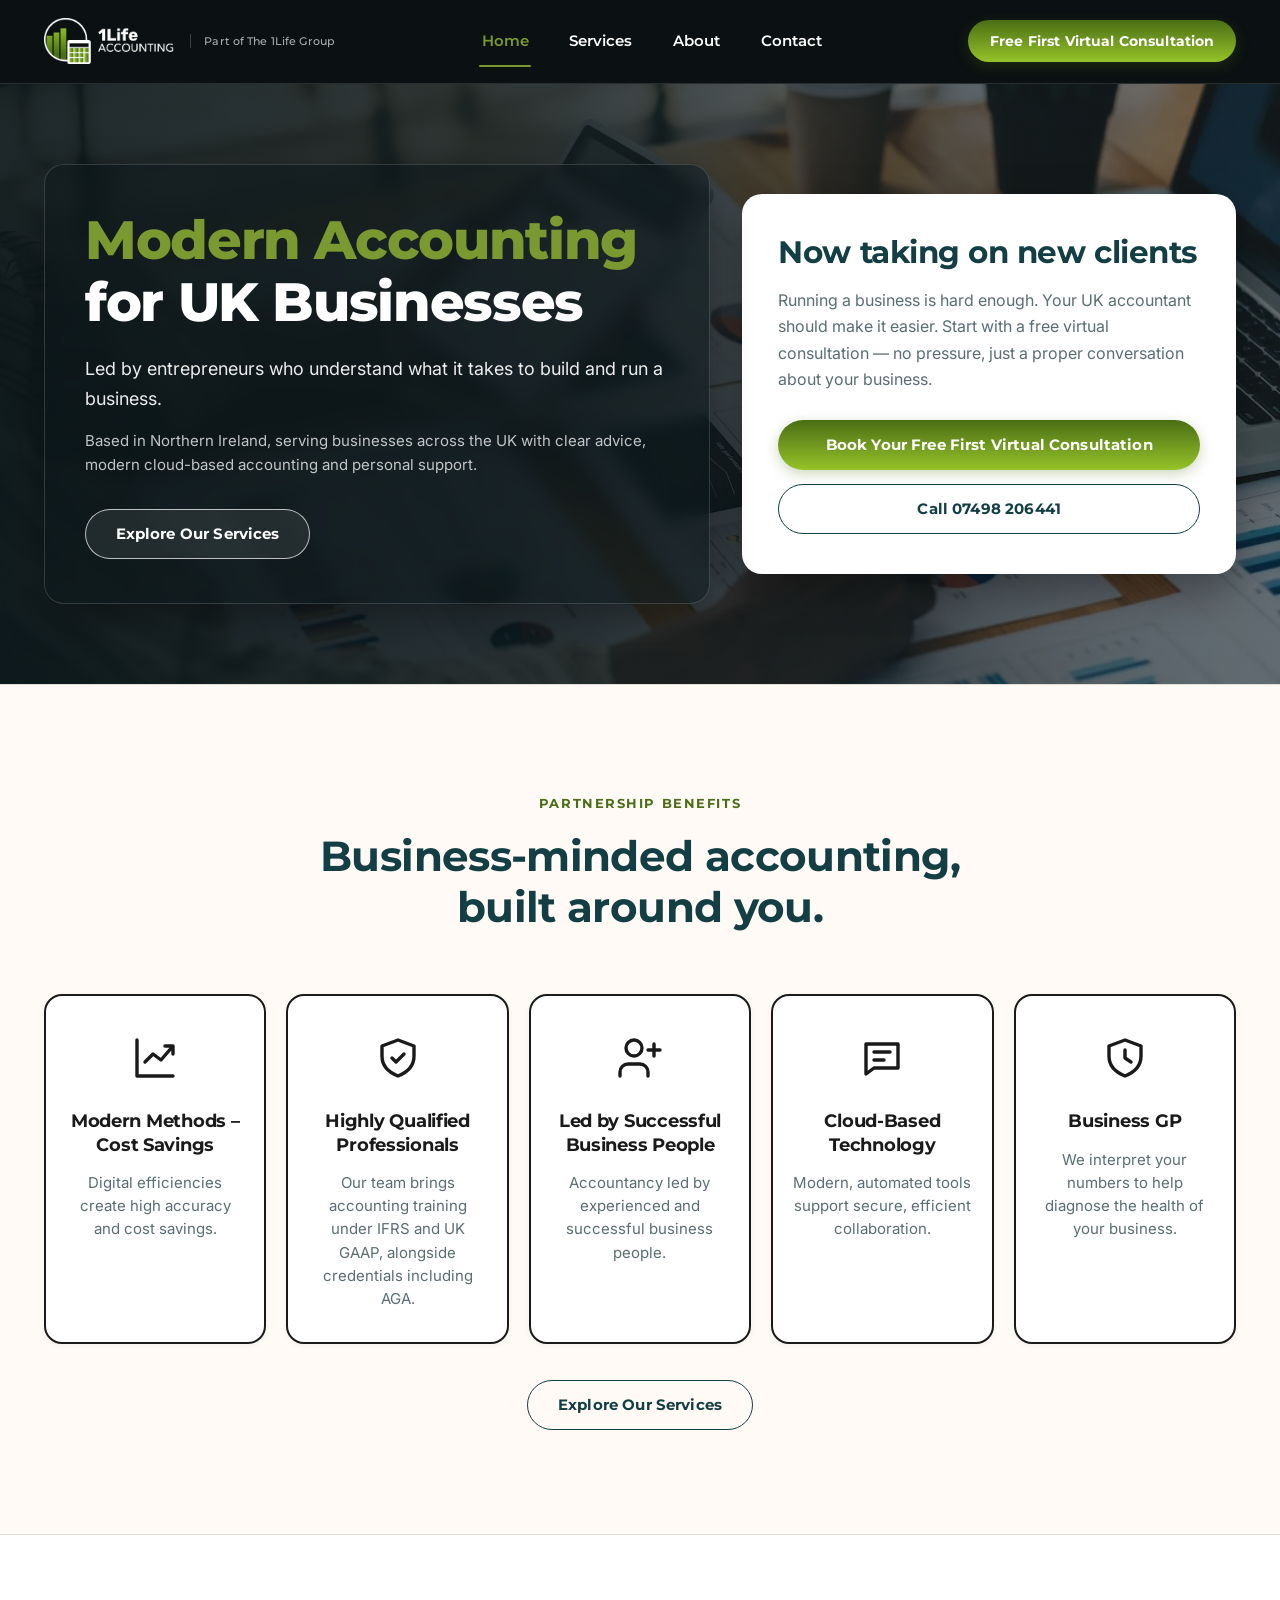
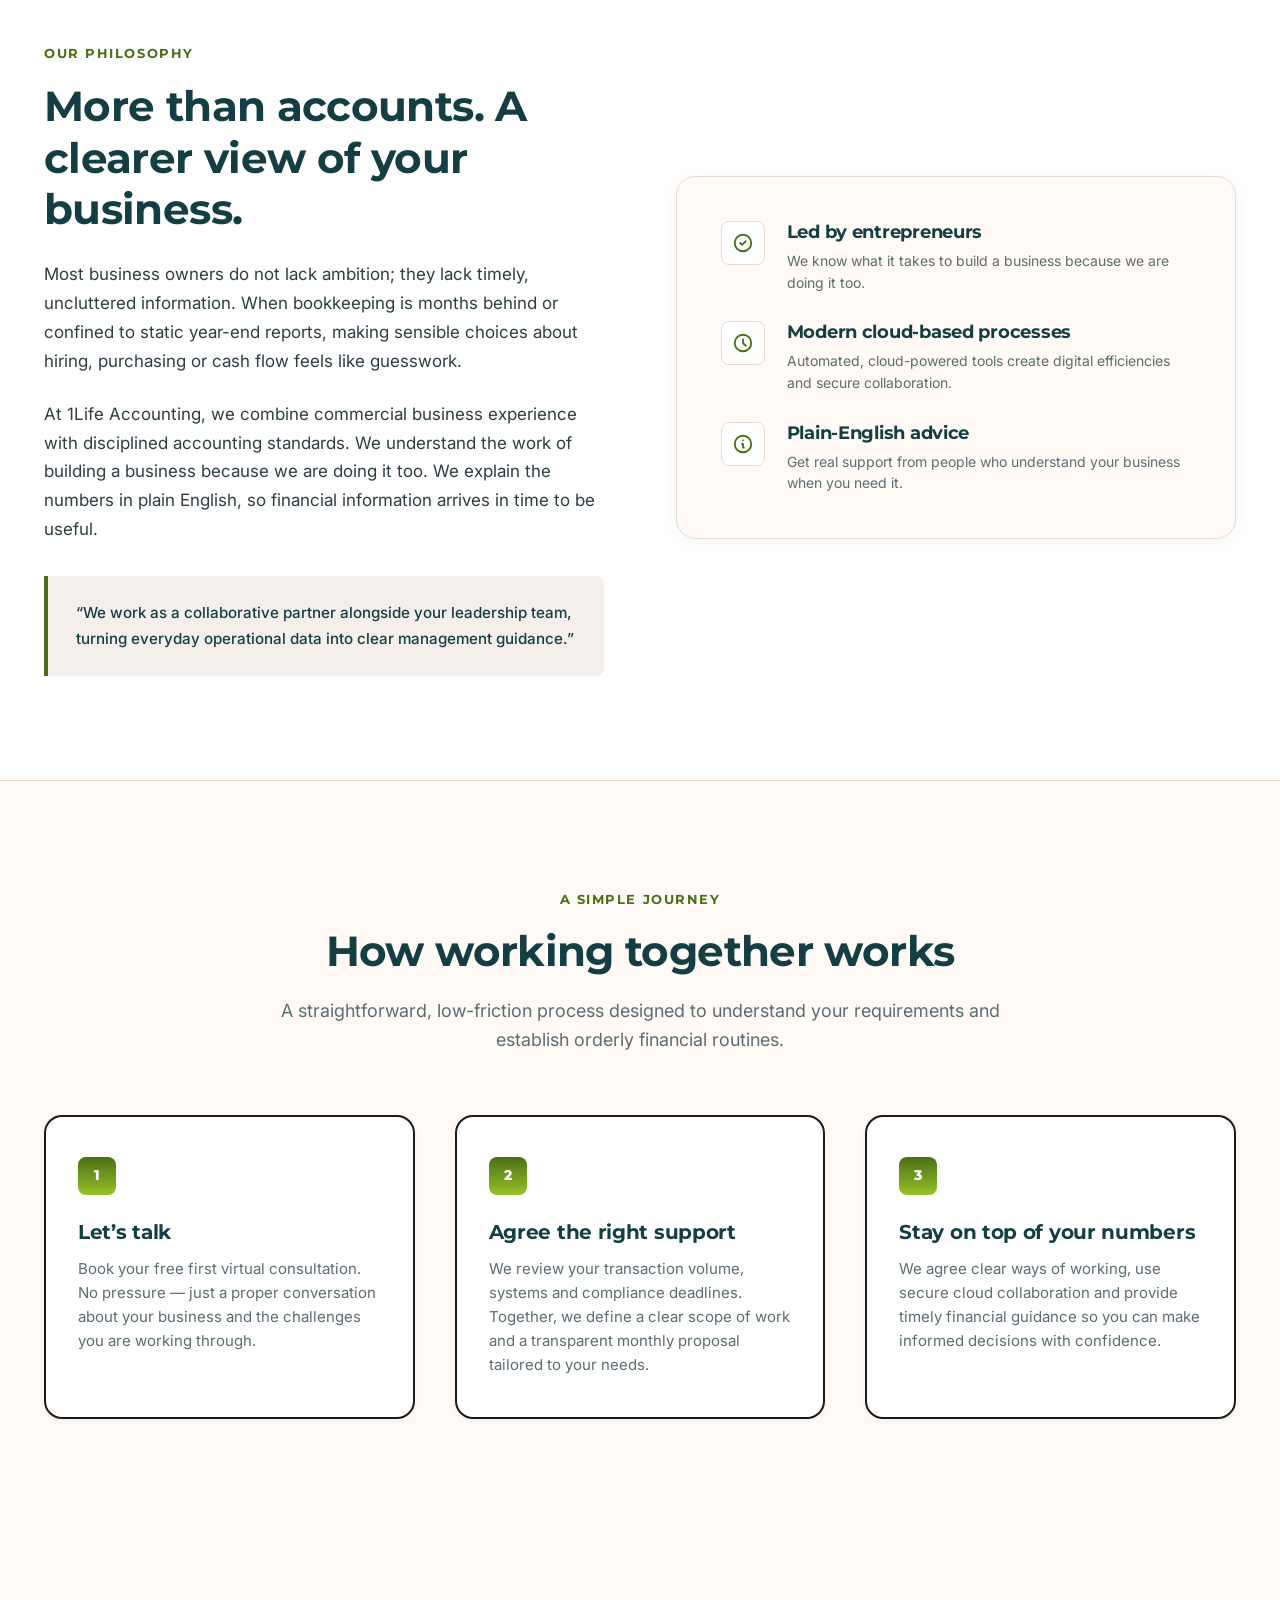
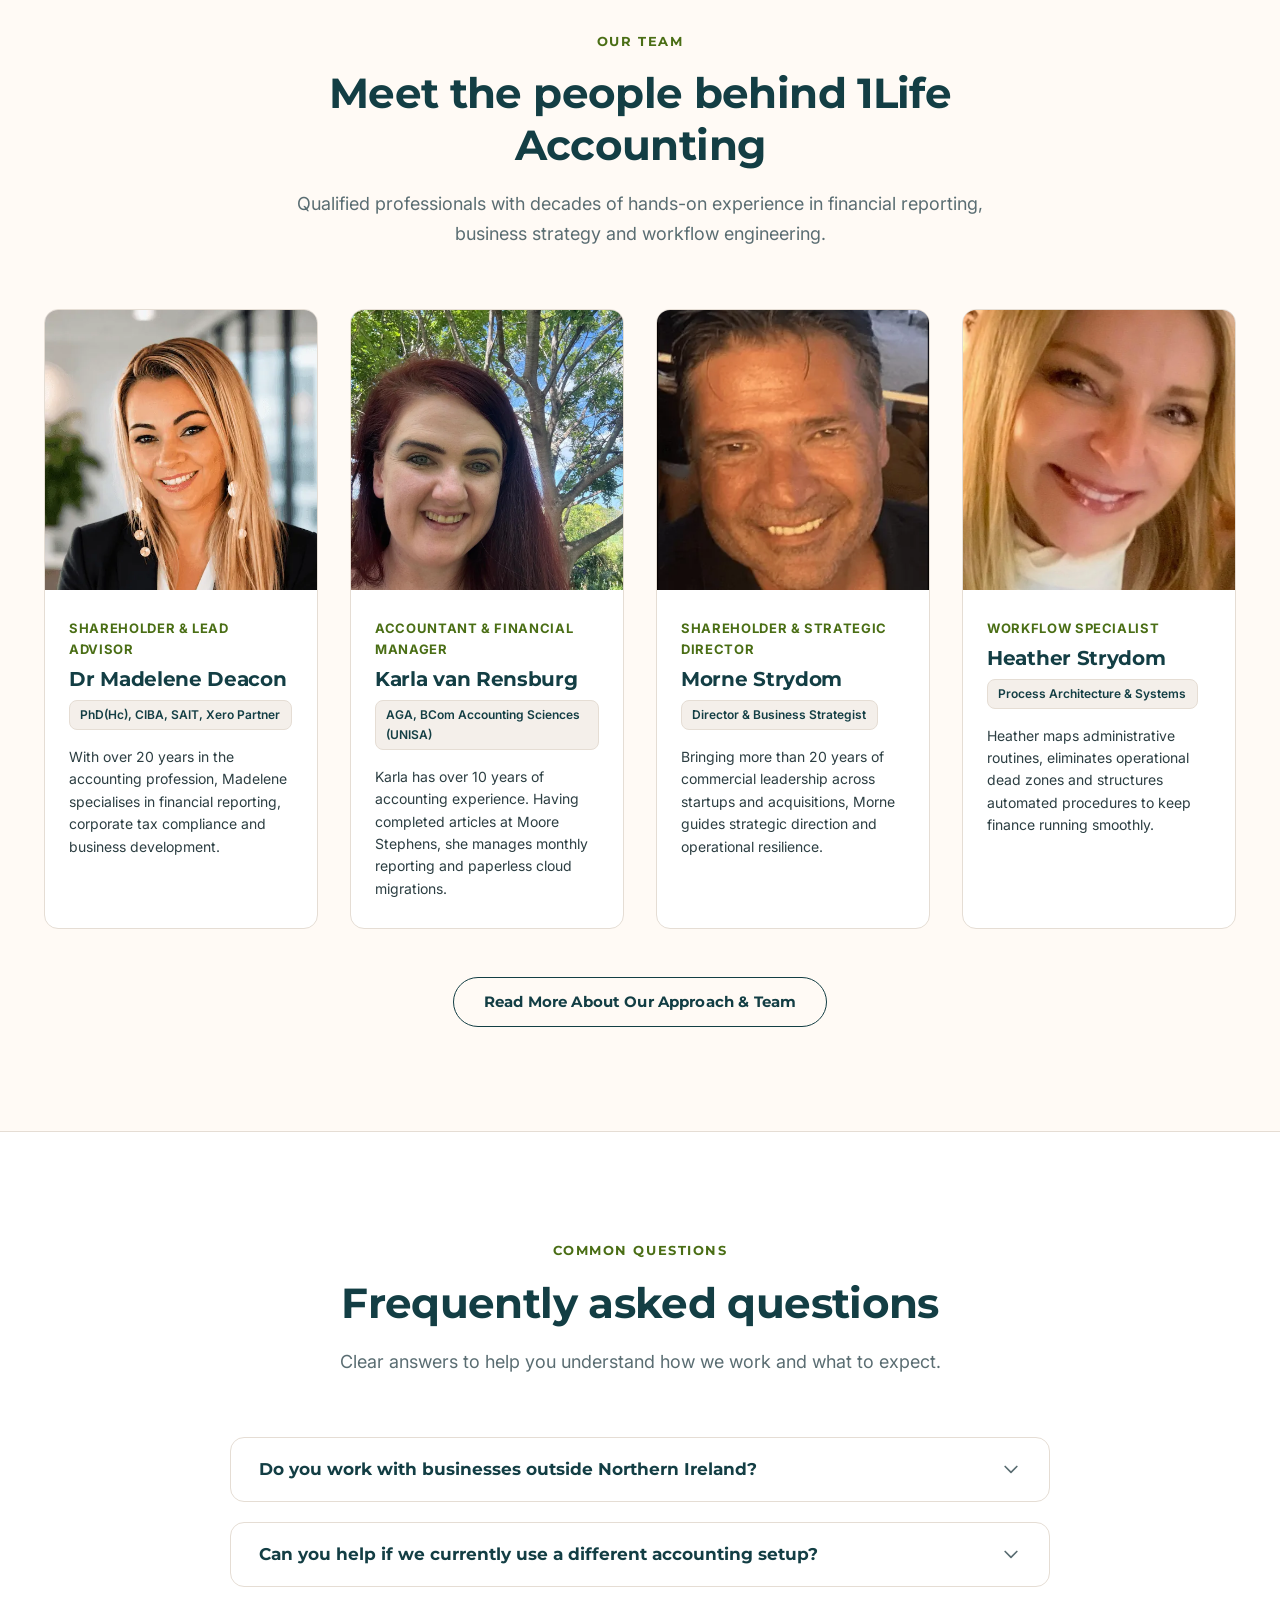
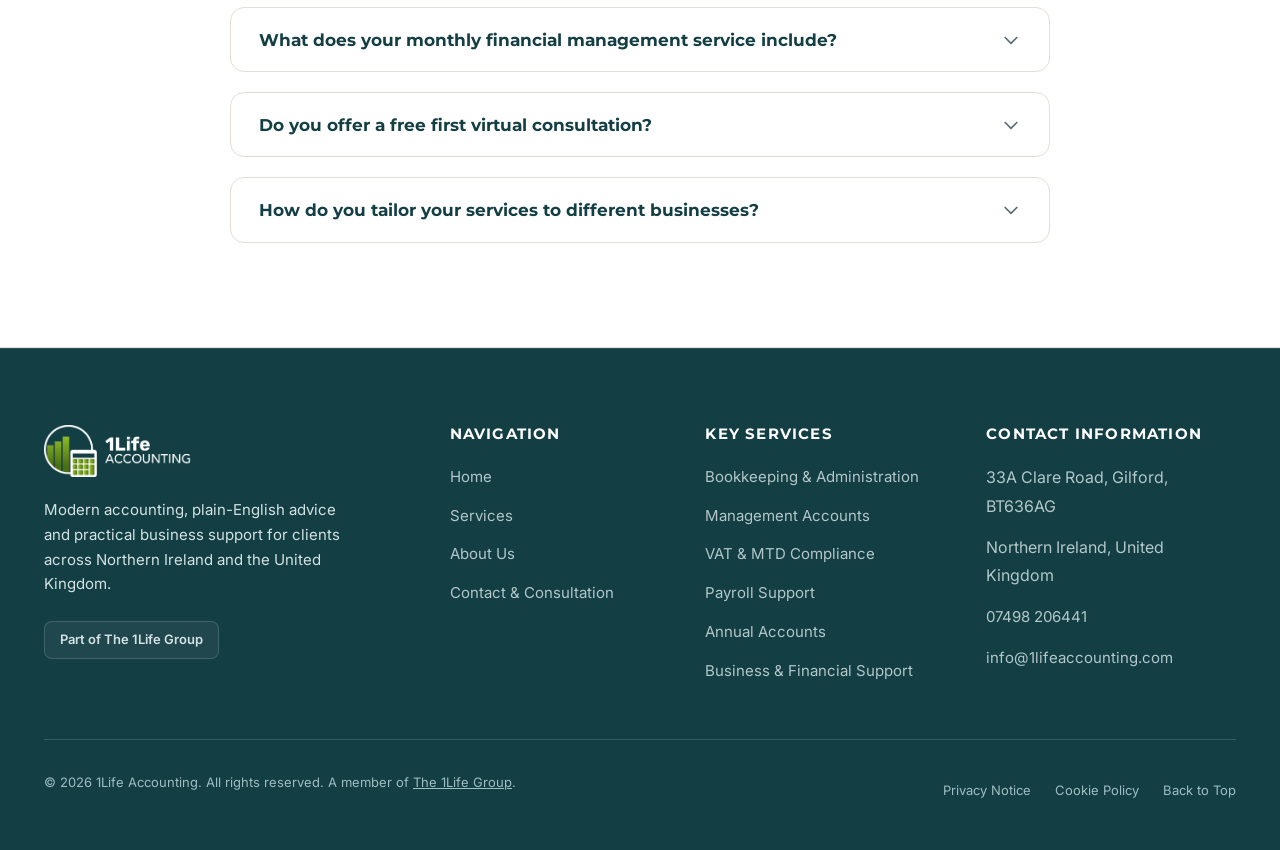
<file: index.html>
<!DOCTYPE html>
<html lang="en-GB">
<head>
  <meta charset="UTF-8">
  <meta name="viewport" content="width=device-width, initial-scale=1.0">
  <title>1Life Accounting | Accounting That Makes Business Clearer</title>
  <meta name="description" content="Modern accounting for UK businesses, led by entrepreneurs. Get plain-English advice, cloud-based efficiencies and personal support from Northern Ireland to across the UK.">
  <link rel="canonical" href="https://1lifeaccounting.com/">
  <link rel="preload" as="image" href="assets/images/hero-bg.webp" fetchpriority="high">

  <!-- Open Graph / Meta -->
  <meta property="og:type" content="website">
  <meta property="og:site_name" content="1Life Accounting">
  <meta property="og:locale" content="en_GB">
  <meta property="og:url" content="https://1lifeaccounting.com/">
  <meta property="og:title" content="1Life Accounting | Accounting That Makes Business Clearer">
  <meta property="og:description" content="Modern accounting for UK businesses, led by entrepreneurs. Get plain-English advice, cloud-based efficiencies and personal support from Northern Ireland to across the UK.">
  <meta property="og:image" content="https://1lifeaccounting.com/assets/images/1life-accounting-social.jpg">
  <meta property="og:image:width" content="1200">
  <meta property="og:image:height" content="630">
  <meta property="og:image:alt" content="1Life Accounting — clarity in your numbers, confidence in your business. Part of The 1Life Group.">
  <meta name="twitter:card" content="summary_large_image">
  <meta name="twitter:title" content="1Life Accounting | Accounting That Makes Business Clearer">
  <meta name="twitter:description" content="Modern accounting for UK businesses, led by entrepreneurs. Get plain-English advice, cloud-based efficiencies and personal support from Northern Ireland to across the UK.">
  <meta name="twitter:image" content="https://1lifeaccounting.com/assets/images/1life-accounting-social.jpg">

  <!-- Typography: Montserrat (Headings) & Inter (Body) -->
  <link rel="preconnect" href="https://fonts.googleapis.com">
  <link rel="preconnect" href="https://fonts.gstatic.com" crossorigin>
  <link href="https://fonts.googleapis.com/css2?family=Inter:wght@400;500;600;700&family=Montserrat:wght@600;700;800&display=swap" rel="stylesheet">

  <link rel="stylesheet" href="css/style.css">

  <!-- Favicon Suite -->
  <link rel="icon" type="image/x-icon" href="assets/images/favicon.ico">
  <link rel="icon" type="image/png" sizes="32x32" href="assets/images/favicon-32x32.png">
  <link rel="icon" type="image/png" sizes="16x16" href="assets/images/favicon-16x16.png">
  <link rel="apple-touch-icon" sizes="180x180" href="assets/images/apple-touch-icon.png">
  <link rel="manifest" href="site.webmanifest">
  <meta name="theme-color" content="#172B32">

  <!-- Structured Data: Organization & AccountingService -->
  <script type="application/ld+json">
  {
    "@context": "https://schema.org",
    "@type": "AccountingService",
    "name": "1Life Accounting",
    "url": "https://1lifeaccounting.com",
    "logo": "https://1lifeaccounting.com/assets/images/1life-accounting-logo.png",
    "description": "Modern accounting and financial guidance for UK businesses, with plain-English advice and secure cloud-based collaboration.",
    "telephone": "+447498206441",
    "email": "info@1lifeaccounting.com",
    "address": {
      "@type": "PostalAddress",
      "streetAddress": "33A Clare Road",
      "addressLocality": "Gilford",
      "postalCode": "BT636AG",
      "addressCountry": "GB"
    },
    "parentOrganization": {
      "@type": "Organization",
      "name": "The 1Life Group",
      "url": "https://www.the1lifegroup.com"
    }
  }
  </script>
</head>
<body>

  <!-- ==========================================================================
       5.1 Header
       ========================================================================== -->
  <header class="site-header">
    <div class="container nav-container">
      <div class="brand-group">
        <a href="./" class="brand-link" aria-label="1Life Accounting - Home">
          <img src="assets/images/1life-accounting-logo-white.png" alt="1Life Accounting" class="brand-logo-img" width="1374" height="487">
        </a>
        <a href="https://the1lifegroup.com" class="brand-relationship" target="_blank" rel="noopener noreferrer">Part of The 1Life Group</a>
      </div>

      <nav class="nav-menu" id="primary-nav" aria-label="Main Navigation">
        <a href="./" class="nav-link active">Home</a>
        <a href="services/" class="nav-link">Services</a>
        <a href="about/" class="nav-link">About</a>
        <a href="contact/" class="nav-link">Contact</a>
      </nav>

      <div class="nav-actions">
        <a href="contact/" class="btn btn-primary btn-sm cta-track" data-cta="header-book">Free First Virtual Consultation</a>
        <button class="menu-toggle" id="menu-toggle" aria-label="Toggle navigation menu" aria-expanded="false" aria-controls="primary-nav">
          <svg fill="none" stroke="currentColor" viewBox="0 0 24 24" aria-hidden="true">
            <path stroke-linecap="round" stroke-linejoin="round" stroke-width="2" d="M4 6h16M4 12h16M4 18h16" />
          </svg>
        </button>
      </div>
    </div>
  </header>

  <main id="main-content">
    <!-- ==========================================================================
         5.2 Hero - Full-Width Photographic Hero
         ========================================================================== -->
    <section class="hero-section hero-fullwidth" aria-labelledby="hero-heading">
      <div class="container hero-grid">
        <div class="hero-overlay-card">
          <h1 id="hero-heading" class="hero-headline">
            <span class="headline-green">Modern Accounting</span>
            <span class="headline-white">for UK Businesses</span>
          </h1>
          <p class="hero-desc">
            Led by entrepreneurs who understand what it takes to build and run a business.
          </p>
          <p class="hero-subdesc">
            Based in Northern Ireland, serving businesses across the UK with clear advice, modern cloud-based accounting and personal support.
          </p>
          <div class="hero-actions">
            <a href="services/" class="btn btn-outline">Explore Our Services</a>
          </div>
        </div>

        <!-- Now taking on new clients (moved from the foot of the page to sit beside the hero) -->
        <aside class="hero-next-steps" aria-labelledby="conversion-heading">
          <h2 id="conversion-heading">Now taking on new clients</h2>
          <p>Running a business is hard enough. Your UK accountant should make it easier. Start with a free virtual consultation — no pressure, just a proper conversation about your business.</p>
          <div class="conversion-box-actions">
            <a href="contact/" class="btn btn-primary cta-track" data-cta="final-request">Book Your Free First Virtual Consultation</a>
            <a href="tel:07498206441" class="btn btn-outline phone-track">Call 07498 206441</a>
          </div>
        </aside>
      </div>
    </section>

    <!-- ==========================================================================
         5.3 Trust and Positioning Strip
         ========================================================================== -->
    <section class="section partnership-benefits" aria-labelledby="benefits-heading">
      <div class="container">
        <div class="section-header">
          <div class="eyebrow">Partnership Benefits</div>
          <h2 id="benefits-heading" class="section-title">Business-minded accounting, built around you.</h2>
        </div>
        <div class="benefits-grid">
          <div class="trust-pillar">
            <div class="pillar-icon">
              <svg fill="none" stroke="currentColor" viewBox="0 0 24 24" aria-hidden="true"><path stroke-linecap="round" stroke-linejoin="round" stroke-width="1.7" d="M3 3v18h18M7 14l4-4 4 3 6-7M17 6h4v4" /></svg>
            </div>
            <h3>Modern Methods – Cost Savings</h3>
            <p>Digital efficiencies create high accuracy and cost savings.</p>
          </div>

          <div class="trust-pillar">
            <div class="pillar-icon">
              <svg fill="none" stroke="currentColor" viewBox="0 0 24 24" aria-hidden="true"><path stroke-linecap="round" stroke-linejoin="round" stroke-width="1.7" d="M12 3 4 6v5c0 5 3.4 8.2 8 10 4.6-1.8 8-5 8-10V6l-8-3Zm-3 9 2 2 4-4" /></svg>
            </div>
            <h3>Highly Qualified Professionals</h3>
            <p>Our team brings accounting training under IFRS and UK GAAP, alongside credentials including AGA.</p>
          </div>

          <div class="trust-pillar">
            <div class="pillar-icon">
              <svg fill="none" stroke="currentColor" viewBox="0 0 24 24" aria-hidden="true"><path stroke-linecap="round" stroke-linejoin="round" stroke-width="1.7" d="M16 21v-2a4 4 0 0 0-4-4H6a4 4 0 0 0-4 4v2m7-10a4 4 0 1 0 0-8 4 4 0 0 0 0 8Zm7-3h6m-3-3v6" /></svg>
            </div>
            <h3>Led by Successful Business People</h3>
            <p>Accountancy led by experienced and successful business people.</p>
          </div>

          <div class="trust-pillar">
            <div class="pillar-icon">
              <svg fill="none" stroke="currentColor" viewBox="0 0 24 24" aria-hidden="true"><path stroke-linecap="round" stroke-linejoin="round" stroke-width="1.7" d="M4 5h16v12H8l-4 3V5Zm4 4h8m-8 4h5" /></svg>
            </div>
            <h3>Cloud-Based Technology</h3>
            <p>Modern, automated tools support secure, efficient collaboration.</p>
          </div>

          <div class="trust-pillar">
            <div class="pillar-icon">
              <svg fill="none" stroke="currentColor" viewBox="0 0 24 24" aria-hidden="true"><path stroke-linecap="round" stroke-linejoin="round" stroke-width="1.7" d="M12 3 4 6v5c0 5 3.4 8.2 8 10 4.6-1.8 8-5 8-10V6l-8-3Zm0 5v4l3 2" /></svg>
            </div>
            <h3>Business GP</h3>
            <p>We interpret your numbers to help diagnose the health of your business.</p>
          </div>
        </div>
        <div class="section-cta-wrap">
          <a href="services/" class="btn btn-outline">Explore Our Services</a>
        </div>
      </div>
    </section>

    <!-- ==========================================================================
         5.5 A Practical, Human Difference (Editorial Two-Column)
         ========================================================================== -->
    <section class="editorial-section" aria-labelledby="editorial-heading">
      <div class="container editorial-grid">
        <div class="editorial-content">
          <div class="eyebrow">Our Philosophy</div>
          <h2 id="editorial-heading">More than accounts. A clearer view of your business.</h2>
          <p>
            Most business owners do not lack ambition; they lack timely, uncluttered information. When bookkeeping is months behind or confined to static year-end reports, making sensible choices about hiring, purchasing or cash flow feels like guesswork.
          </p>
          <p>
            At 1Life Accounting, we combine commercial business experience with disciplined accounting standards. We understand the work of building a business because we are doing it too. We explain the numbers in plain English, so financial information arrives in time to be useful.
          </p>
          <div class="editorial-callout">
            <p>“We work as a collaborative partner alongside your leadership team, turning everyday operational data into clear management guidance.”</p>
          </div>
        </div>

        <div class="editorial-visual">
          <div class="editorial-visual-list">
            <div class="editorial-item">
              <div class="editorial-item-icon">
                <svg fill="none" stroke="currentColor" viewBox="0 0 24 24" aria-hidden="true"><path stroke-linecap="round" stroke-linejoin="round" stroke-width="2" d="M9 12l2 2 4-4m6 2a9 9 0 11-18 0 9 9 0 0118 0z" /></svg>
              </div>
              <div class="editorial-item-text">
                <h3>Led by entrepreneurs</h3>
                <p>We know what it takes to build a business because we are doing it too.</p>
              </div>
            </div>

            <div class="editorial-item">
              <div class="editorial-item-icon">
                <svg fill="none" stroke="currentColor" viewBox="0 0 24 24" aria-hidden="true"><path stroke-linecap="round" stroke-linejoin="round" stroke-width="2" d="M12 8v4l3 3m6-3a9 9 0 11-18 0 9 9 0 0118 0z" /></svg>
              </div>
              <div class="editorial-item-text">
                <h3>Modern cloud-based processes</h3>
                <p>Automated, cloud-powered tools create digital efficiencies and secure collaboration.</p>
              </div>
            </div>

            <div class="editorial-item">
              <div class="editorial-item-icon">
                <svg fill="none" stroke="currentColor" viewBox="0 0 24 24" aria-hidden="true"><path stroke-linecap="round" stroke-linejoin="round" stroke-width="2" d="M13 16h-1v-4h-1m1-4h.01M21 12a9 9 0 11-18 0 9 9 0 0118 0z" /></svg>
              </div>
              <div class="editorial-item-text">
                <h3>Plain-English advice</h3>
                <p>Get real support from people who understand your business when you need it.</p>
              </div>
            </div>
          </div>
        </div>
      </div>
    </section>

    <!-- ==========================================================================
         5.6 How Working Together Works
         ========================================================================== -->
    <section class="section" aria-labelledby="process-heading">
      <div class="container">
        <div class="section-header">
          <div class="eyebrow">A Simple Journey</div>
          <h2 id="process-heading" class="section-title">How working together works</h2>
          <p class="section-subtitle">
            A straightforward, low-friction process designed to understand your requirements and establish orderly financial routines.
          </p>
        </div>

        <div class="process-steps-grid">
          <div class="step-card">
            <div class="step-badge">1</div>
            <h3>Let’s talk</h3>
            <p>Book your free first virtual consultation. No pressure — just a proper conversation about your business and the challenges you are working through.</p>
          </div>

          <div class="step-card">
            <div class="step-badge">2</div>
            <h3>Agree the right support</h3>
            <p>We review your transaction volume, systems and compliance deadlines. Together, we define a clear scope of work and a transparent monthly proposal tailored to your needs.</p>
          </div>

          <div class="step-card">
            <div class="step-badge">3</div>
            <h3>Stay on top of your numbers</h3>
            <p>We agree clear ways of working, use secure cloud collaboration and provide timely financial guidance so you can make informed decisions with confidence.</p>
          </div>
        </div>
      </div>
    </section>

    <!-- ==========================================================================
         5.8 Meet the People
         ========================================================================== -->
    <section class="section" id="team" aria-labelledby="team-heading">
      <div class="container">
        <div class="section-header">
          <div class="eyebrow">Our Team</div>
          <h2 id="team-heading" class="section-title">Meet the people behind 1Life Accounting</h2>
          <p class="section-subtitle">
            Qualified professionals with decades of hands-on experience in financial reporting, business strategy and workflow engineering.
          </p>
        </div>

        <div class="team-grid-four">
          <!-- Madelene Deacon -->
          <div class="team-profile-card">
            <div class="team-image-container">
              <img src="assets/images/madelene-deacon.webp" width="500" height="717" loading="lazy" decoding="async" alt="Dr Madelene Deacon - Shareholder & Lead Advisor">
            </div>
            <div class="team-card-body">
              <span class="team-member-role">Shareholder & Lead Advisor</span>
              <h3 class="team-member-name">Dr Madelene Deacon</h3>
              <span class="team-member-creds">PhD(Hc), CIBA, SAIT, Xero Partner</span>
              <p class="team-member-bio">
                With over 20 years in the accounting profession, Madelene specialises in financial reporting, corporate tax compliance and business development.
              </p>
            </div>
          </div>

          <!-- Karla van Rensburg -->
          <div class="team-profile-card">
            <div class="team-image-container">
              <img src="assets/images/karla-van-rensburg.webp" width="960" height="1280" loading="lazy" decoding="async" alt="Karla van Rensburg - Accountant & Financial Manager">
            </div>
            <div class="team-card-body">
              <span class="team-member-role">Accountant & Financial Manager</span>
              <h3 class="team-member-name">Karla van Rensburg</h3>
              <span class="team-member-creds">AGA, BCom Accounting Sciences (UNISA)</span>
              <p class="team-member-bio">
                Karla has over 10 years of accounting experience. Having completed articles at Moore Stephens, she manages monthly reporting and paperless cloud migrations.
              </p>
            </div>
          </div>

          <!-- Morne Strydom -->
          <div class="team-profile-card">
            <div class="team-image-container">
              <img class="portrait-morne" src="assets/images/morne-strydom.webp" width="378" height="533" loading="lazy" decoding="async" alt="Morne Strydom - Shareholder & Strategic Director">
            </div>
            <div class="team-card-body">
              <span class="team-member-role">Shareholder & Strategic Director</span>
              <h3 class="team-member-name">Morne Strydom</h3>
              <span class="team-member-creds">Director & Business Strategist</span>
              <p class="team-member-bio">
                Bringing more than 20 years of commercial leadership across startups and acquisitions, Morne guides strategic direction and operational resilience.
              </p>
            </div>
          </div>

          <!-- Heather Strydom -->
          <div class="team-profile-card">
            <div class="team-image-container">
              <img class="portrait-heather" src="assets/images/heather-strydom.webp" width="620" height="1146" loading="lazy" decoding="async" alt="Heather Strydom - Workflow Specialist">
            </div>
            <div class="team-card-body">
              <span class="team-member-role">Workflow Specialist</span>
              <h3 class="team-member-name">Heather Strydom</h3>
              <span class="team-member-creds">Process Architecture & Systems</span>
              <p class="team-member-bio">
                Heather maps administrative routines, eliminates operational dead zones and structures automated procedures to keep finance running smoothly.
              </p>
            </div>
          </div>
        </div>

        <div class="section-cta-wrap" style="margin-top: 3rem;">
          <a href="about/" class="btn btn-outline">Read More About Our Approach & Team</a>
        </div>
      </div>
    </section>

    <!-- ==========================================================================
         5.9 FAQ Section
         ========================================================================== -->
    <section class="section section-alt" id="faq" aria-labelledby="faq-heading">
      <div class="container">
        <div class="section-header">
          <div class="eyebrow">Common Questions</div>
          <h2 id="faq-heading" class="section-title">Frequently asked questions</h2>
          <p class="section-subtitle">
            Clear answers to help you understand how we work and what to expect.
          </p>
        </div>

        <div class="faq-wrapper">
          <div class="faq-item">
            <button class="faq-trigger" aria-expanded="false">
              <span>Do you work with businesses outside Northern Ireland?</span>
              <svg fill="none" stroke="currentColor" viewBox="0 0 24 24" aria-hidden="true"><path stroke-linecap="round" stroke-linejoin="round" stroke-width="2" d="M19 9l-7 7-7-7" /></svg>
            </button>
            <div class="faq-content">
              <p>Yes. While our physical office is located in Gilford, Northern Ireland, we provide cloud-based accounting and bookkeeping services to businesses located anywhere across the United Kingdom via secure remote workflows.</p>
            </div>
          </div>

          <div class="faq-item">
            <button class="faq-trigger" aria-expanded="false">
              <span>Can you help if we currently use a different accounting setup?</span>
              <svg fill="none" stroke="currentColor" viewBox="0 0 24 24" aria-hidden="true"><path stroke-linecap="round" stroke-linejoin="round" stroke-width="2" d="M19 9l-7 7-7-7" /></svg>
            </button>
            <div class="faq-content">
              <p>Yes. We use modern, automated cloud-powered tools and secure collaboration to keep financial processes clear and efficient. We can discuss suitable systems for your business during your consultation.</p>
            </div>
          </div>

          <div class="faq-item">
            <button class="faq-trigger" aria-expanded="false">
              <span>What does your monthly financial management service include?</span>
              <svg fill="none" stroke="currentColor" viewBox="0 0 24 24" aria-hidden="true"><path stroke-linecap="round" stroke-linejoin="round" stroke-width="2" d="M19 9l-7 7-7-7" /></svg>
            </button>
            <div class="faq-content">
              <p>Monthly management typically includes regular transaction reconciliation, debtor and invoicing administration, creditor statement management, VAT preparation, payroll administration and monthly management accounts tailored to your requirements.</p>
            </div>
          </div>

          <div class="faq-item">
            <button class="faq-trigger" aria-expanded="false">
              <span>Do you offer a free first virtual consultation?</span>
              <svg fill="none" stroke="currentColor" viewBox="0 0 24 24" aria-hidden="true"><path stroke-linecap="round" stroke-linejoin="round" stroke-width="2" d="M19 9l-7 7-7-7" /></svg>
            </button>
            <div class="faq-content">
              <p>Yes. Your first virtual consultation is free. There is no pressure — just a proper conversation about your business and the support you may need.</p>
            </div>
          </div>

          <div class="faq-item">
            <button class="faq-trigger" aria-expanded="false">
              <span>How do you tailor your services to different businesses?</span>
              <svg fill="none" stroke="currentColor" viewBox="0 0 24 24" aria-hidden="true"><path stroke-linecap="round" stroke-linejoin="round" stroke-width="2" d="M19 9l-7 7-7-7" /></svg>
            </button>
            <div class="faq-content">
              <p>Every business has different needs. We listen, explain your numbers in plain English and agree a suitable scope of accounting and business support with you.</p>
            </div>
          </div>
        </div>
      </div>
    </section>

  </main>

  <!-- ==========================================================================
       5.11 Footer
       ========================================================================== -->
  <footer class="site-footer">
    <div class="container">
      <div class="footer-grid">
        <div class="footer-brand-col">
          <img src="assets/images/1life-accounting-logo-white.png" alt="1Life Accounting" width="1374" height="487">
          <p>
            Modern accounting, plain-English advice and practical business support for clients across Northern Ireland and the United Kingdom.
          </p>
          <a href="https://the1lifegroup.com" class="footer-group-badge" target="_blank" rel="noopener noreferrer">Part of The 1Life Group</a>
        </div>

        <div class="footer-col">
          <h2>Navigation</h2>
          <ul class="footer-nav-list">
            <li><a href="./">Home</a></li>
            <li><a href="services/">Services</a></li>
            <li><a href="about/">About Us</a></li>
            <li><a href="contact/">Contact & Consultation</a></li>
          </ul>
        </div>

        <div class="footer-col">
          <h2>Key Services</h2>
          <ul class="footer-nav-list">
            <li><a href="services/#bookkeeping">Bookkeeping & Administration</a></li>
            <li><a href="services/#management-accounts">Management Accounts</a></li>
            <li><a href="services/#vat">VAT & MTD Compliance</a></li>
            <li><a href="services/#payroll">Payroll Support</a></li>
            <li><a href="services/#annual-accounts">Annual Accounts</a></li>
            <li><a href="services/#advisory">Business & Financial Support</a></li>
          </ul>
        </div>

        <div class="footer-col">
          <h2>Contact Information</h2>
          <ul class="footer-nav-list" style="line-height: 1.8;">
            <li>33A Clare Road, Gilford, BT636AG</li>
            <li>Northern Ireland, United Kingdom</li>
            <li><a href="tel:07498206441" class="phone-track">07498 206441</a></li>
            <li><a href="mailto:info@1lifeaccounting.com" class="email-track">info@1lifeaccounting.com</a></li>
          </ul>
        </div>
      </div>

      <div class="footer-bottom-bar">
        <p>&copy; <span id="current-year"></span> 1Life Accounting. All rights reserved. A member of <a href="https://www.the1lifegroup.com" target="_blank" rel="noopener noreferrer" style="color: inherit; text-decoration: underline;">The 1Life Group</a>.</p>
        <div class="footer-bottom-links">
          <a href="privacy/">Privacy Notice</a>
          <a href="cookies/">Cookie Policy</a>
          <a href="#main-content">Back to Top</a>
        </div>
      </div>
    </div>
  </footer>

  <script src="js/main.js"></script>
</body>
</html>
</file>
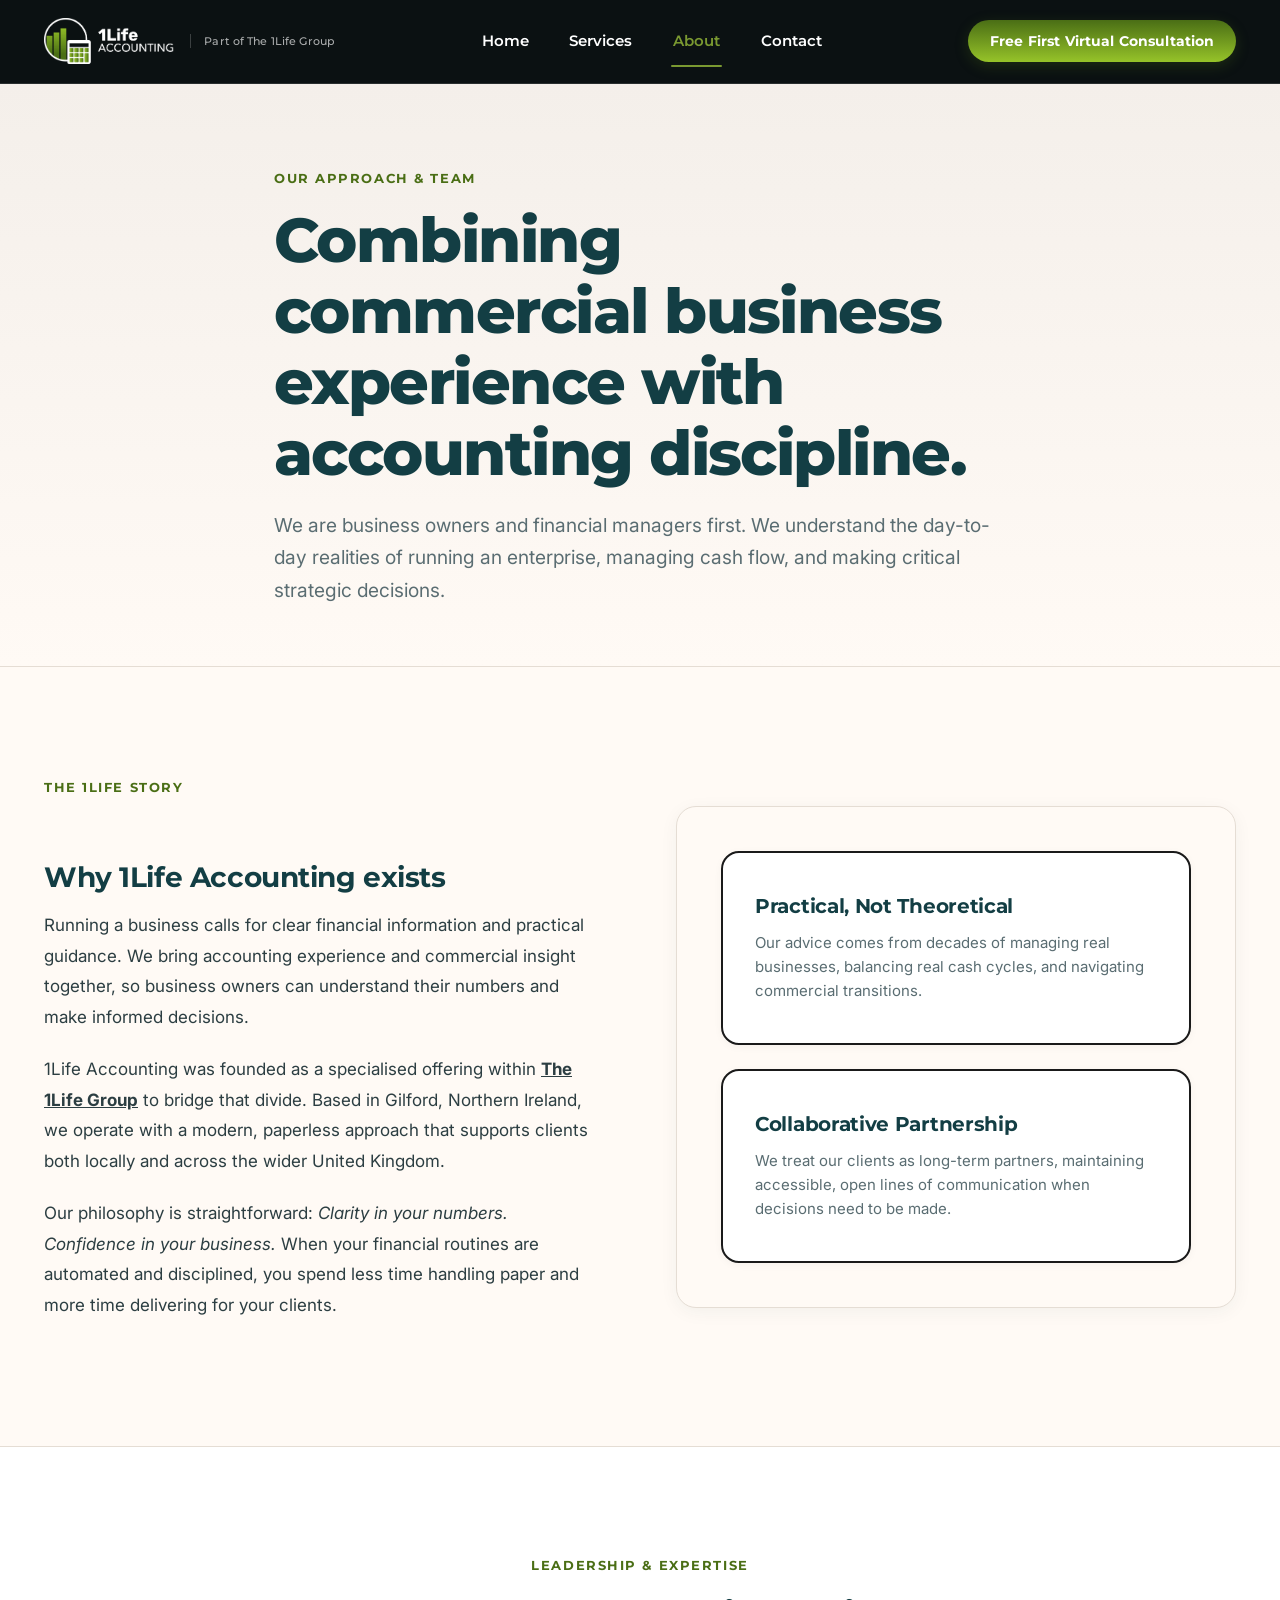
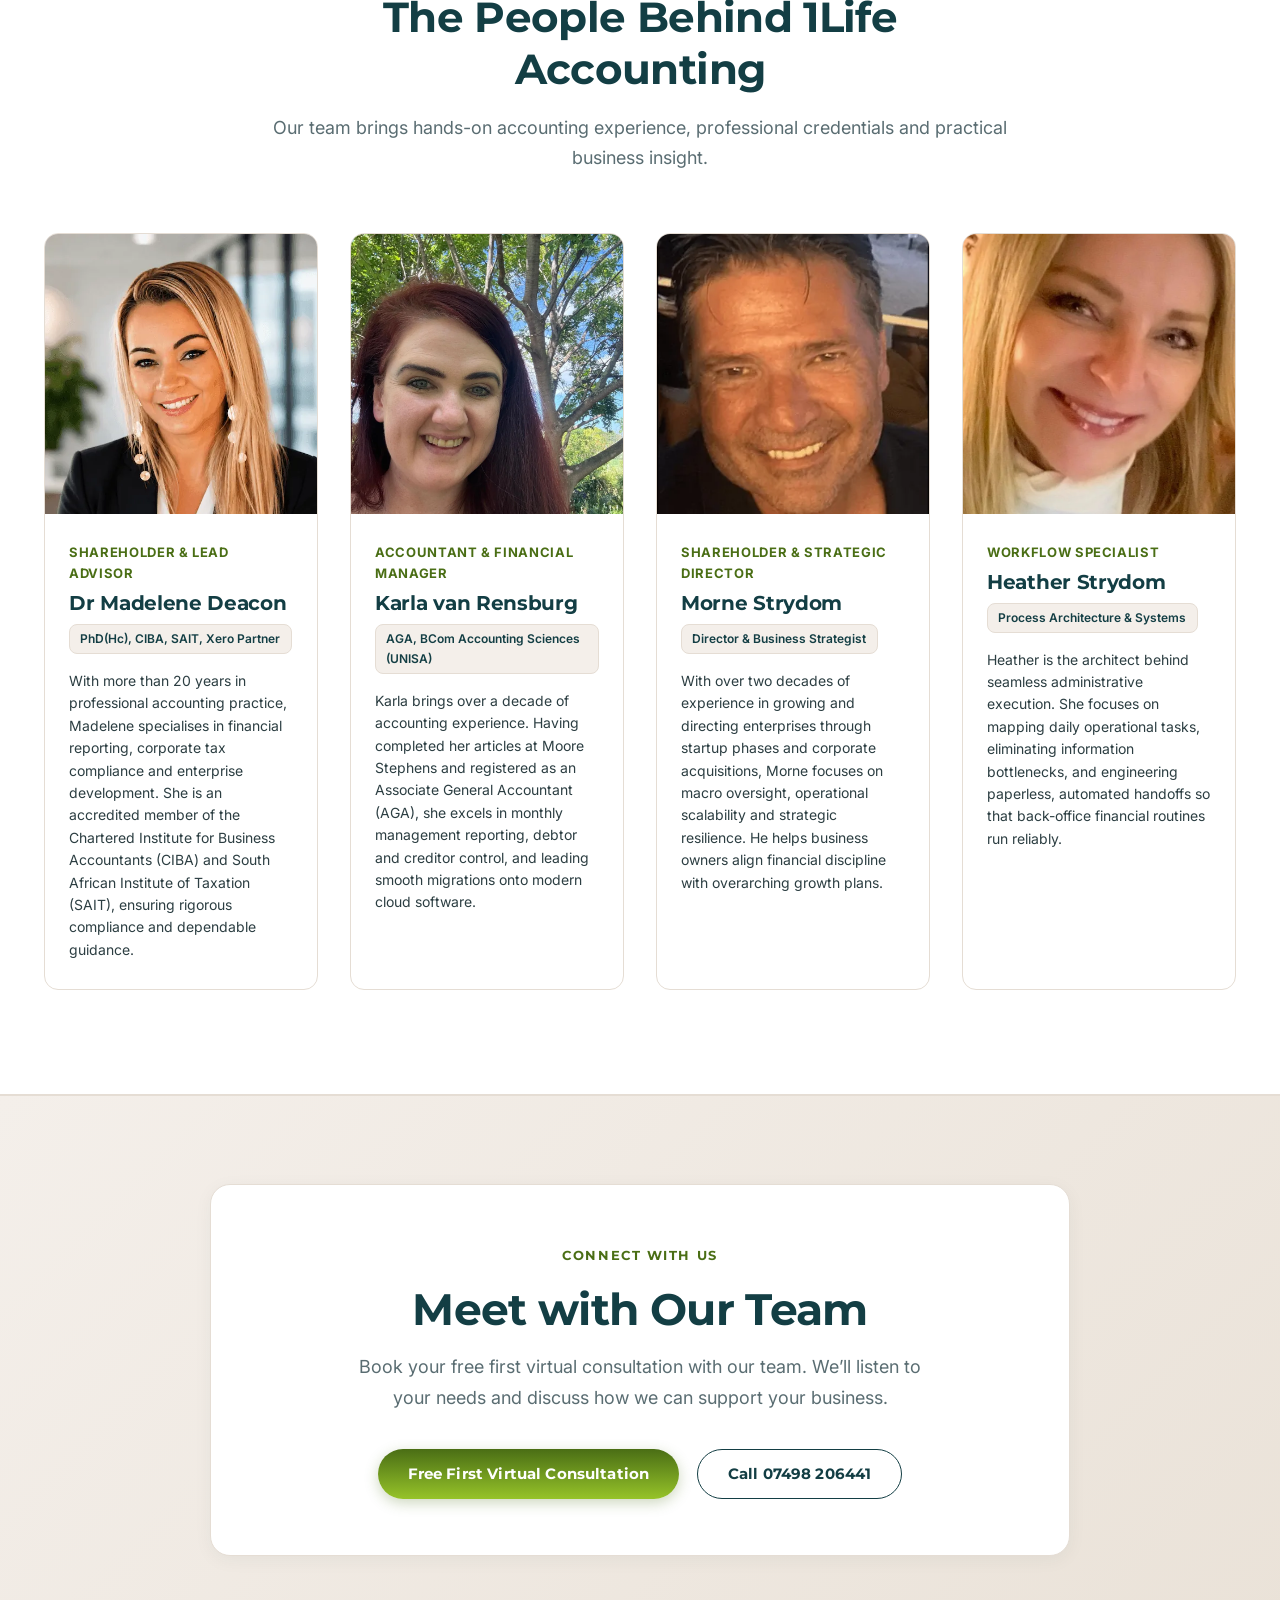
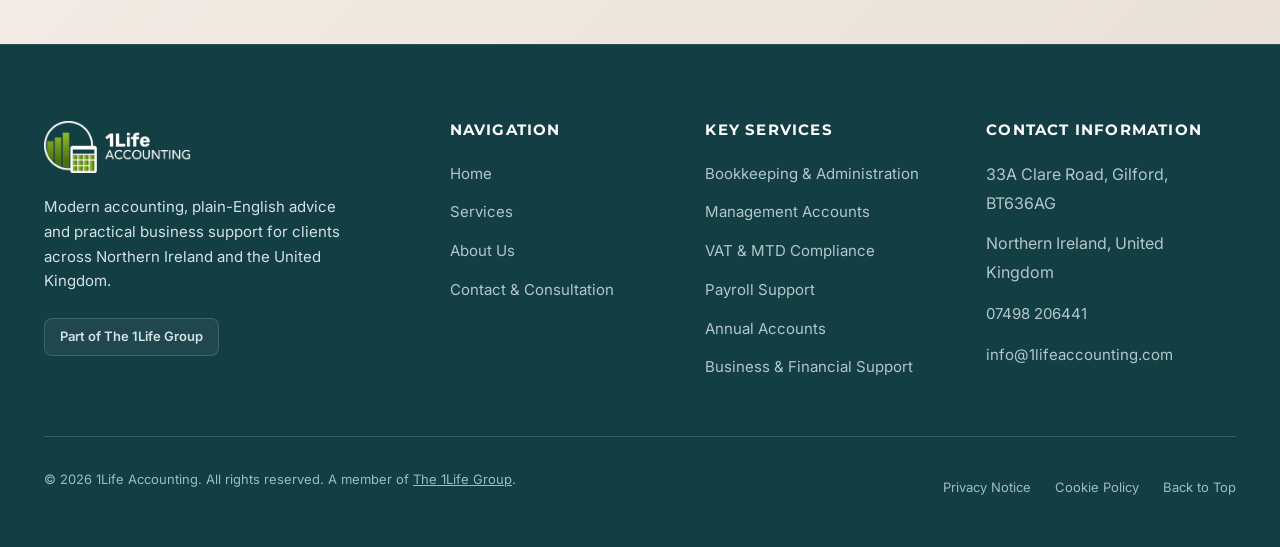
<file: about/index.html>
<!DOCTYPE html>
<html lang="en-GB">
<head>
  <meta charset="UTF-8">
  <meta name="viewport" content="width=device-width, initial-scale=1.0">
  <title>About 1Life Accounting | Our Team & Approach</title>
  <meta name="description" content="Meet the experienced team behind 1Life Accounting. Combining commercial leadership, rigorous accounting discipline, and workflow systems to help UK businesses thrive.">
  <link rel="canonical" href="https://1lifeaccounting.com/about/">

  <meta property="og:type" content="website">
  <meta property="og:site_name" content="1Life Accounting">
  <meta property="og:locale" content="en_GB">
  <meta property="og:url" content="https://1lifeaccounting.com/about/">
  <meta property="og:title" content="About 1Life Accounting | Our Team & Approach">
  <meta property="og:description" content="Meet the experienced team behind 1Life Accounting. Combining commercial leadership, rigorous accounting discipline, and workflow systems to help UK businesses thrive.">
  <meta property="og:image" content="https://1lifeaccounting.com/assets/images/1life-accounting-social.jpg">
  <meta property="og:image:width" content="1200">
  <meta property="og:image:height" content="630">
  <meta property="og:image:alt" content="1Life Accounting — clarity in your numbers, confidence in your business. Part of The 1Life Group.">
  <meta name="twitter:card" content="summary_large_image">
  <meta name="twitter:title" content="About 1Life Accounting | Our Team & Approach">
  <meta name="twitter:description" content="Meet the experienced team behind 1Life Accounting. Combining commercial leadership, rigorous accounting discipline, and workflow systems to help UK businesses thrive.">
  <meta name="twitter:image" content="https://1lifeaccounting.com/assets/images/1life-accounting-social.jpg">

  <link rel="preconnect" href="https://fonts.googleapis.com">
  <link rel="preconnect" href="https://fonts.gstatic.com" crossorigin>
  <link href="https://fonts.googleapis.com/css2?family=Inter:wght@400;500;600;700&family=Montserrat:wght@600;700;800&display=swap" rel="stylesheet">

  <link rel="stylesheet" href="../css/style.css">

  <!-- Favicon Suite -->
  <link rel="icon" type="image/x-icon" href="../assets/images/favicon.ico">
  <link rel="icon" type="image/png" sizes="32x32" href="../assets/images/favicon-32x32.png">
  <link rel="icon" type="image/png" sizes="16x16" href="../assets/images/favicon-16x16.png">
  <link rel="apple-touch-icon" sizes="180x180" href="../assets/images/apple-touch-icon.png">
  <link rel="manifest" href="../site.webmanifest">
  <meta name="theme-color" content="#172B32">
</head>
<body>

  <header class="site-header">
    <div class="container nav-container">
      <div class="brand-group">
        <a href="../" class="brand-link" aria-label="1Life Accounting - Home">
          <img src="../assets/images/1life-accounting-logo-white.png" alt="1Life Accounting" class="brand-logo-img" width="1374" height="487">
        </a>
        <a href="https://the1lifegroup.com" class="brand-relationship" target="_blank" rel="noopener noreferrer">Part of The 1Life Group</a>
      </div>

      <nav class="nav-menu" id="primary-nav" aria-label="Main Navigation">
        <a href="../" class="nav-link">Home</a>
        <a href="../services/" class="nav-link">Services</a>
        <a href="./" class="nav-link active">About</a>
        <a href="../contact/" class="nav-link">Contact</a>
      </nav>

      <div class="nav-actions">
        <a href="../contact/" class="btn btn-primary btn-sm cta-track" data-cta="header-book">Free First Virtual Consultation</a>
        <button class="menu-toggle" id="menu-toggle" aria-label="Toggle navigation menu" aria-expanded="false" aria-controls="primary-nav">
          <svg fill="none" stroke="currentColor" viewBox="0 0 24 24" aria-hidden="true">
            <path stroke-linecap="round" stroke-linejoin="round" stroke-width="2" d="M4 6h16M4 12h16M4 18h16" />
          </svg>
        </button>
      </div>
    </div>
  </header>

  <main id="main-content">
    <section class="page-hero">
      <div class="container page-hero-content">
        <div class="eyebrow">Our Approach & Team</div>
        <h1>Combining commercial business experience with accounting discipline.</h1>
        <p>
          We are business owners and financial managers first. We understand the day-to-day realities of running an enterprise, managing cash flow, and making critical strategic decisions.
        </p>
      </div>
    </section>

    <!-- Narrative Section -->
    <section class="section">
      <div class="container">
        <div class="editorial-grid">
          <div class="prose">
            <div class="eyebrow">The 1Life Story</div>
            <h2>Why 1Life Accounting exists</h2>
            <p>
              Running a business calls for clear financial information and practical guidance. We bring accounting experience and commercial insight together, so business owners can understand their numbers and make informed decisions.
            </p>
            <p>
              1Life Accounting was founded as a specialised offering within <strong><a href="https://www.the1lifegroup.com" target="_blank" rel="noopener noreferrer" style="color: inherit; text-decoration: underline;">The 1Life Group</a></strong> to bridge that divide. Based in Gilford, Northern Ireland, we operate with a modern, paperless approach that supports clients both locally and across the wider United Kingdom.
            </p>
            <p>
              Our philosophy is straightforward: <em>Clarity in your numbers. Confidence in your business.</em> When your financial routines are automated and disciplined, you spend less time handling paper and more time delivering for your clients.
            </p>
          </div>

          <div class="editorial-visual">
            <div class="step-card" style="margin-bottom: 1.5rem;">
              <h3>Practical, Not Theoretical</h3>
              <p>Our advice comes from decades of managing real businesses, balancing real cash cycles, and navigating commercial transitions.</p>
            </div>
            <div class="step-card">
              <h3>Collaborative Partnership</h3>
              <p>We treat our clients as long-term partners, maintaining accessible, open lines of communication when decisions need to be made.</p>
            </div>
          </div>
        </div>
      </div>
    </section>

    <!-- Full Team Section -->
    <section class="section section-alt" id="team-full">
      <div class="container">
        <div class="section-header">
          <div class="eyebrow">Leadership & Expertise</div>
          <h2 class="section-title">The People Behind 1Life Accounting</h2>
          <p class="section-subtitle">
            Our team brings hands-on accounting experience, professional credentials and practical business insight.
          </p>
        </div>

        <div class="team-grid-four">
          <!-- Madelene Deacon -->
          <div class="team-profile-card">
            <div class="team-image-container">
              <img src="../assets/images/madelene-deacon.webp" width="500" height="717" loading="lazy" decoding="async" alt="Dr Madelene Deacon portrait">
            </div>
            <div class="team-card-body">
              <span class="team-member-role">Shareholder & Lead Advisor</span>
              <h3 class="team-member-name">Dr Madelene Deacon</h3>
              <span class="team-member-creds">PhD(Hc), CIBA, SAIT, Xero Partner</span>
              <p class="team-member-bio">
                With more than 20 years in professional accounting practice, Madelene specialises in financial reporting, corporate tax compliance and enterprise development. She is an accredited member of the Chartered Institute for Business Accountants (CIBA) and South African Institute of Taxation (SAIT), ensuring rigorous compliance and dependable guidance.
              </p>
            </div>
          </div>

          <!-- Karla van Rensburg -->
          <div class="team-profile-card">
            <div class="team-image-container">
              <img src="../assets/images/karla-van-rensburg.webp" width="960" height="1280" loading="lazy" decoding="async" alt="Karla van Rensburg - Accountant & Financial Manager">
            </div>
            <div class="team-card-body">
              <span class="team-member-role">Accountant & Financial Manager</span>
              <h3 class="team-member-name">Karla van Rensburg</h3>
              <span class="team-member-creds">AGA, BCom Accounting Sciences (UNISA)</span>
              <p class="team-member-bio">
                Karla brings over a decade of accounting experience. Having completed her articles at Moore Stephens and registered as an Associate General Accountant (AGA), she excels in monthly management reporting, debtor and creditor control, and leading smooth migrations onto modern cloud software.
              </p>
            </div>
          </div>

          <!-- Morne Strydom -->
          <div class="team-profile-card">
            <div class="team-image-container">
              <img class="portrait-morne" src="../assets/images/morne-strydom.webp" width="378" height="533" loading="lazy" decoding="async" alt="Morne Strydom - Shareholder & Strategic Director">
            </div>
            <div class="team-card-body">
              <span class="team-member-role">Shareholder & Strategic Director</span>
              <h3 class="team-member-name">Morne Strydom</h3>
              <span class="team-member-creds">Director & Business Strategist</span>
              <p class="team-member-bio">
                With over two decades of experience in growing and directing enterprises through startup phases and corporate acquisitions, Morne focuses on macro oversight, operational scalability and strategic resilience. He helps business owners align financial discipline with overarching growth plans.
              </p>
            </div>
          </div>

          <!-- Heather Strydom -->
          <div class="team-profile-card">
            <div class="team-image-container">
              <img class="portrait-heather" src="../assets/images/heather-strydom.webp" width="620" height="1146" loading="lazy" decoding="async" alt="Heather Strydom - Workflow Specialist">
            </div>
            <div class="team-card-body">
              <span class="team-member-role">Workflow Specialist</span>
              <h3 class="team-member-name">Heather Strydom</h3>
              <span class="team-member-creds">Process Architecture & Systems</span>
              <p class="team-member-bio">
                Heather is the architect behind seamless administrative execution. She focuses on mapping daily operational tasks, eliminating information bottlenecks, and engineering paperless, automated handoffs so that back-office financial routines run reliably.
              </p>
            </div>
          </div>
        </div>
      </div>
    </section>

    <!-- Conversion Section -->
    <section class="conversion-section">
      <div class="container">
        <div class="conversion-box">
          <div class="eyebrow" style="background-color: var(--color-white);">Connect With Us</div>
          <h2>Meet with Our Team</h2>
          <p>Book your free first virtual consultation with our team. We’ll listen to your needs and discuss how we can support your business.</p>
          <div class="conversion-box-actions">
            <a href="../contact/" class="btn btn-primary cta-track" data-cta="about-page-book">Free First Virtual Consultation</a>
            <a href="tel:07498206441" class="btn btn-outline phone-track">Call 07498 206441</a>
          </div>
        </div>
      </div>
    </section>
  </main>

  <footer class="site-footer">
    <div class="container">
      <div class="footer-grid">
        <div class="footer-brand-col">
          <img src="../assets/images/1life-accounting-logo-white.png" alt="1Life Accounting" width="1374" height="487">
          <p>Modern accounting, plain-English advice and practical business support for clients across Northern Ireland and the United Kingdom.</p>
          <a href="https://the1lifegroup.com" class="footer-group-badge" target="_blank" rel="noopener noreferrer">Part of The 1Life Group</a>
        </div>

        <div class="footer-col">
          <h2>Navigation</h2>
          <ul class="footer-nav-list">
            <li><a href="../">Home</a></li>
            <li><a href="../services/">Services</a></li>
            <li><a href="./">About Us</a></li>
            <li><a href="../contact/">Contact & Consultation</a></li>
          </ul>
        </div>

        <div class="footer-col">
          <h2>Key Services</h2>
          <ul class="footer-nav-list">
            <li><a href="../services/#bookkeeping">Bookkeeping & Administration</a></li>
            <li><a href="../services/#management-accounts">Management Accounts</a></li>
            <li><a href="../services/#vat">VAT & MTD Compliance</a></li>
            <li><a href="../services/#payroll">Payroll Support</a></li>
            <li><a href="../services/#annual-accounts">Annual Accounts</a></li>
            <li><a href="../services/#advisory">Business & Financial Support</a></li>
          </ul>
        </div>

        <div class="footer-col">
          <h2>Contact Information</h2>
          <ul class="footer-nav-list" style="line-height: 1.8;">
            <li>33A Clare Road, Gilford, BT636AG</li>
            <li>Northern Ireland, United Kingdom</li>
            <li><a href="tel:07498206441" class="phone-track">07498 206441</a></li>
            <li><a href="mailto:info@1lifeaccounting.com" class="email-track">info@1lifeaccounting.com</a></li>
          </ul>
        </div>
      </div>

      <div class="footer-bottom-bar">
        <p>&copy; <span id="current-year"></span> 1Life Accounting. All rights reserved. A member of <a href="https://www.the1lifegroup.com" target="_blank" rel="noopener noreferrer" style="color: inherit; text-decoration: underline;">The 1Life Group</a>.</p>
        <div class="footer-bottom-links">
          <a href="../privacy/">Privacy Notice</a>
          <a href="../cookies/">Cookie Policy</a>
          <a href="#main-content">Back to Top</a>
        </div>
      </div>
    </div>
  </footer>

  <script src="../js/main.js"></script>
</body>
</html>
</file>
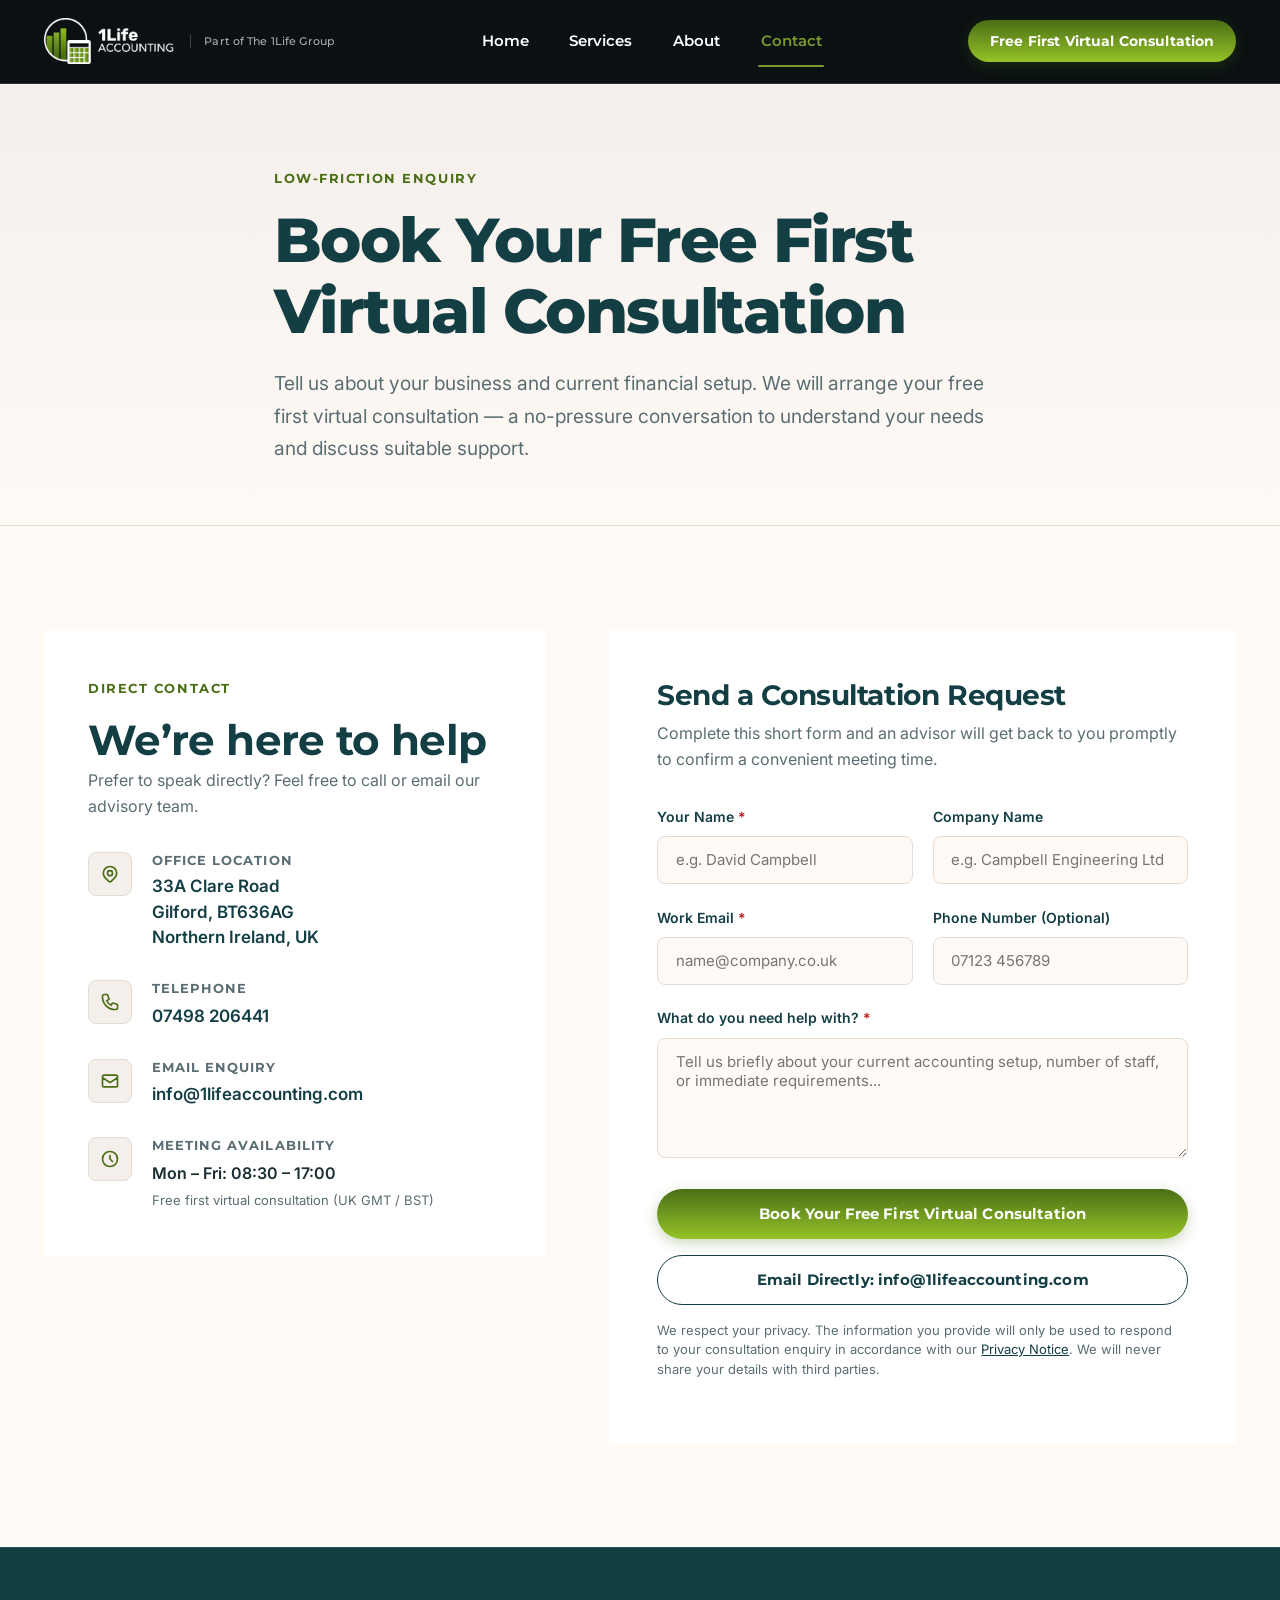
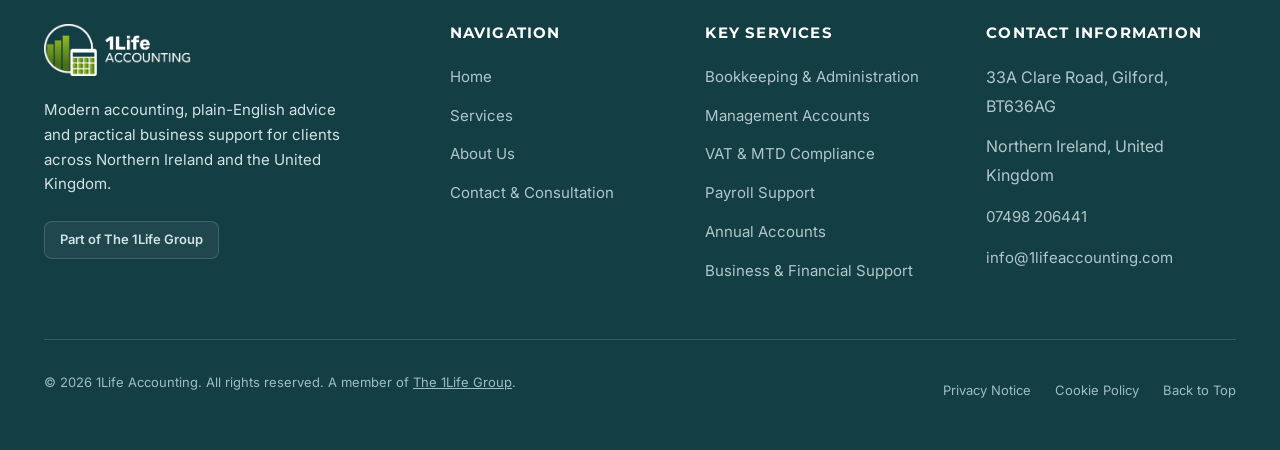
<file: contact/index.html>
<!DOCTYPE html>
<html lang="en-GB">
<head>
  <meta charset="UTF-8">
  <meta name="viewport" content="width=device-width, initial-scale=1.0">
  <title>Contact 1Life Accounting | Free First Virtual Consultation</title>
  <meta name="description" content="Book your free first virtual consultation with 1Life Accounting. No pressure, just a proper conversation about your business. Serving clients across the UK from Northern Ireland.">
  <link rel="canonical" href="https://1lifeaccounting.com/contact/">

  <meta property="og:type" content="website">
  <meta property="og:site_name" content="1Life Accounting">
  <meta property="og:locale" content="en_GB">
  <meta property="og:url" content="https://1lifeaccounting.com/contact/">
  <meta property="og:title" content="Contact 1Life Accounting | Free First Virtual Consultation">
  <meta property="og:description" content="Book your free first virtual consultation with 1Life Accounting. No pressure, just a proper conversation about your business. Serving clients across the UK from Northern Ireland.">
  <meta property="og:image" content="https://1lifeaccounting.com/assets/images/1life-accounting-social.jpg">
  <meta property="og:image:width" content="1200">
  <meta property="og:image:height" content="630">
  <meta property="og:image:alt" content="1Life Accounting — clarity in your numbers, confidence in your business. Part of The 1Life Group.">
  <meta name="twitter:card" content="summary_large_image">
  <meta name="twitter:title" content="Contact 1Life Accounting | Free First Virtual Consultation">
  <meta name="twitter:description" content="Book your free first virtual consultation with 1Life Accounting. No pressure, just a proper conversation about your business. Serving clients across the UK from Northern Ireland.">
  <meta name="twitter:image" content="https://1lifeaccounting.com/assets/images/1life-accounting-social.jpg">

  <link rel="preconnect" href="https://fonts.googleapis.com">
  <link rel="preconnect" href="https://fonts.gstatic.com" crossorigin>
  <link href="https://fonts.googleapis.com/css2?family=Inter:wght@400;500;600;700&family=Montserrat:wght@600;700;800&display=swap" rel="stylesheet">

  <link rel="stylesheet" href="../css/style.css">

  <!-- Favicon Suite -->
  <link rel="icon" type="image/x-icon" href="../assets/images/favicon.ico">
  <link rel="icon" type="image/png" sizes="32x32" href="../assets/images/favicon-32x32.png">
  <link rel="icon" type="image/png" sizes="16x16" href="../assets/images/favicon-16x16.png">
  <link rel="apple-touch-icon" sizes="180x180" href="../assets/images/apple-touch-icon.png">
  <link rel="manifest" href="../site.webmanifest">
  <meta name="theme-color" content="#172B32">
</head>
<body>

  <header class="site-header">
    <div class="container nav-container">
      <div class="brand-group">
        <a href="../" class="brand-link" aria-label="1Life Accounting - Home">
          <img src="../assets/images/1life-accounting-logo-white.png" alt="1Life Accounting" class="brand-logo-img" width="1374" height="487">
        </a>
        <a href="https://the1lifegroup.com" class="brand-relationship" target="_blank" rel="noopener noreferrer">Part of The 1Life Group</a>
      </div>

      <nav class="nav-menu" id="primary-nav" aria-label="Main Navigation">
        <a href="../" class="nav-link">Home</a>
        <a href="../services/" class="nav-link">Services</a>
        <a href="../about/" class="nav-link">About</a>
        <a href="./" class="nav-link active">Contact</a>
      </nav>

      <div class="nav-actions">
        <a href="./" class="btn btn-primary btn-sm cta-track" data-cta="header-book">Free First Virtual Consultation</a>
        <button class="menu-toggle" id="menu-toggle" aria-label="Toggle navigation menu" aria-expanded="false" aria-controls="primary-nav">
          <svg fill="none" stroke="currentColor" viewBox="0 0 24 24" aria-hidden="true">
            <path stroke-linecap="round" stroke-linejoin="round" stroke-width="2" d="M4 6h16M4 12h16M4 18h16" />
          </svg>
        </button>
      </div>
    </div>
  </header>

  <main id="main-content">
    <section class="page-hero">
      <div class="container page-hero-content">
        <div class="eyebrow">Low-Friction Enquiry</div>
        <h1>Book Your Free First Virtual Consultation</h1>
        <p>
          Tell us about your business and current financial setup. We will arrange your free first virtual consultation — a no-pressure conversation to understand your needs and discuss suitable support.
        </p>
      </div>
    </section>

    <section class="section">
      <div class="container contact-layout">
        <!-- Contact Information Panel -->
        <div class="contact-info-card">
          <div class="eyebrow">Direct Contact</div>
          <h2>We’re here to help</h2>
          <p style="color: var(--color-muted); margin-bottom: 1.5rem;">
            Prefer to speak directly? Feel free to call or email our advisory team.
          </p>

          <div class="contact-info-list">
            <div class="contact-point">
              <div class="contact-point-icon">
                <svg fill="none" stroke="currentColor" viewBox="0 0 24 24" aria-hidden="true">
                  <path stroke-linecap="round" stroke-linejoin="round" stroke-width="2" d="M17.657 16.657L13.414 20.9a1.998 1.998 0 01-2.827 0l-4.244-4.243a8 8 0 1111.314 0z" />
                  <path stroke-linecap="round" stroke-linejoin="round" stroke-width="2" d="M15 11a3 3 0 11-6 0 3 3 0 016 0z" />
                </svg>
              </div>
              <div class="contact-point-details">
                <h3>Office Location</h3>
                <address>
                  33A Clare Road<br>
                  Gilford, BT636AG<br>
                  Northern Ireland, UK
                </address>
              </div>
            </div>

            <div class="contact-point">
              <div class="contact-point-icon">
                <svg fill="none" stroke="currentColor" viewBox="0 0 24 24" aria-hidden="true">
                  <path stroke-linecap="round" stroke-linejoin="round" stroke-width="2" d="M3 5a2 2 0 012-2h3.28a1 1 0 01.948.684l1.498 4.493a1 1 0 01-.502 1.21l-2.257 1.13a11.042 11.042 0 005.516 5.516l1.13-2.257a1 1 0 011.21-.502l4.493 1.498a1 1 0 01.684.949V19a2 2 0 01-2 2h-1C9.716 21 3 14.284 3 6V5z" />
                </svg>
              </div>
              <div class="contact-point-details">
                <h3>Telephone</h3>
                <a href="tel:07498206441" class="phone-track">07498 206441</a>
              </div>
            </div>

            <div class="contact-point">
              <div class="contact-point-icon">
                <svg fill="none" stroke="currentColor" viewBox="0 0 24 24" aria-hidden="true">
                  <path stroke-linecap="round" stroke-linejoin="round" stroke-width="2" d="M3 8l7.89 5.26a2 2 0 002.22 0L21 8M5 19h14a2 2 0 002-2V7a2 2 0 00-2-2H5a2 2 0 00-2 2v10a2 2 0 002 2z" />
                </svg>
              </div>
              <div class="contact-point-details">
                <h3>Email Enquiry</h3>
                <a href="mailto:info@1lifeaccounting.com" class="email-track">info@1lifeaccounting.com</a>
              </div>
            </div>

            <div class="contact-point">
              <div class="contact-point-icon">
                <svg fill="none" stroke="currentColor" viewBox="0 0 24 24" aria-hidden="true">
                  <path stroke-linecap="round" stroke-linejoin="round" stroke-width="2" d="M12 8v4l3 3m6-3a9 9 0 11-18 0 9 9 0 0118 0z" />
                </svg>
              </div>
              <div class="contact-point-details">
                <h3>Meeting Availability</h3>
                <p style="margin: 0; color: var(--color-ink); font-weight: 600;">Mon – Fri: 08:30 – 17:00</p>
                <span style="font-size: 0.8125rem; color: var(--color-muted);">Free first virtual consultation (UK GMT / BST)</span>
              </div>
            </div>
          </div>
        </div>

        <!-- Consultation Request Form (Compliant with DESIGN.md section 6) -->
        <div class="form-card">
          <h2>Send a Consultation Request</h2>
          <p>Complete this short form and an advisor will get back to you promptly to confirm a convenient meeting time.</p>

          <form id="consultation-form" novalidate>
            <div class="form-row">
              <div class="form-group" id="group-name">
                <label for="name">Your Name <span class="required-star" aria-hidden="true">*</span></label>
                <input type="text" id="name" name="name" required autocomplete="name" placeholder="e.g. David Campbell">
                <span class="field-error-msg" id="error-name" role="alert">Please enter your name.</span>
              </div>

              <div class="form-group" id="group-company">
                <label for="company">Company Name</label>
                <input type="text" id="company" name="company" autocomplete="organization" placeholder="e.g. Campbell Engineering Ltd">
              </div>
            </div>

            <div class="form-row">
              <div class="form-group" id="group-email">
                <label for="email">Work Email <span class="required-star" aria-hidden="true">*</span></label>
                <input type="email" id="email" name="email" required autocomplete="email" placeholder="name@company.co.uk">
                <span class="field-error-msg" id="error-email" role="alert">Please enter a valid work email address.</span>
              </div>

              <div class="form-group" id="group-phone">
                <label for="phone">Phone Number (Optional)</label>
                <input type="tel" id="phone" name="phone" autocomplete="tel" placeholder="07123 456789">
              </div>
            </div>

            <div class="form-group" id="group-help">
              <label for="help">What do you need help with? <span class="required-star" aria-hidden="true">*</span></label>
              <textarea id="help" name="help" required placeholder="Tell us briefly about your current accounting setup, number of staff, or immediate requirements..."></textarea>
              <span class="field-error-msg" id="error-help" role="alert">Please provide a brief note on what you need help with.</span>
            </div>

            <div style="margin-top: 1.5rem; display: flex; flex-direction: column; gap: 1rem;">
              <button type="submit" class="btn btn-primary" id="submit-btn" style="width: 100%;">
                Book Your Free First Virtual Consultation
              </button>
              <a href="mailto:info@1lifeaccounting.com?subject=1Life%20Accounting%20Consultation%20Enquiry" class="btn btn-outline email-track" style="width: 100%; text-align: center;">
                Email Directly: info@1lifeaccounting.com
              </a>
            </div>

            <p class="privacy-disclosure">
              We respect your privacy. The information you provide will only be used to respond to your consultation enquiry in accordance with our <a href="../privacy/">Privacy Notice</a>. We will never share your details with third parties.
            </p>

            <div class="form-success-banner" id="form-success" role="status" aria-live="polite">
              <h3>Opening Email Client...</h3>
              <p>Your enquiry details have been prepared. Please send the email generated in your default mail client, or contact us directly at <a href="mailto:info@1lifeaccounting.com">info@1lifeaccounting.com</a>.</p>
            </div>
          </form>
        </div>
      </div>
    </section>
  </main>

  <footer class="site-footer">
    <div class="container">
      <div class="footer-grid">
        <div class="footer-brand-col">
          <img src="../assets/images/1life-accounting-logo-white.png" alt="1Life Accounting" width="1374" height="487">
          <p>Modern accounting, plain-English advice and practical business support for clients across Northern Ireland and the United Kingdom.</p>
          <a href="https://the1lifegroup.com" class="footer-group-badge" target="_blank" rel="noopener noreferrer">Part of The 1Life Group</a>
        </div>

        <div class="footer-col">
          <h2>Navigation</h2>
          <ul class="footer-nav-list">
            <li><a href="../">Home</a></li>
            <li><a href="../services/">Services</a></li>
            <li><a href="../about/">About Us</a></li>
            <li><a href="./">Contact & Consultation</a></li>
          </ul>
        </div>

        <div class="footer-col">
          <h2>Key Services</h2>
          <ul class="footer-nav-list">
            <li><a href="../services/#bookkeeping">Bookkeeping & Administration</a></li>
            <li><a href="../services/#management-accounts">Management Accounts</a></li>
            <li><a href="../services/#vat">VAT & MTD Compliance</a></li>
            <li><a href="../services/#payroll">Payroll Support</a></li>
            <li><a href="../services/#annual-accounts">Annual Accounts</a></li>
            <li><a href="../services/#advisory">Business & Financial Support</a></li>
          </ul>
        </div>

        <div class="footer-col">
          <h2>Contact Information</h2>
          <ul class="footer-nav-list" style="line-height: 1.8;">
            <li>33A Clare Road, Gilford, BT636AG</li>
            <li>Northern Ireland, United Kingdom</li>
            <li><a href="tel:07498206441" class="phone-track">07498 206441</a></li>
            <li><a href="mailto:info@1lifeaccounting.com" class="email-track">info@1lifeaccounting.com</a></li>
          </ul>
        </div>
      </div>

      <div class="footer-bottom-bar">
        <p>&copy; <span id="current-year"></span> 1Life Accounting. All rights reserved. A member of <a href="https://www.the1lifegroup.com" target="_blank" rel="noopener noreferrer" style="color: inherit; text-decoration: underline;">The 1Life Group</a>.</p>
        <div class="footer-bottom-links">
          <a href="../privacy/">Privacy Notice</a>
          <a href="../cookies/">Cookie Policy</a>
          <a href="#main-content">Back to Top</a>
        </div>
      </div>
    </div>
  </footer>

  <script src="../js/main.js"></script>
</body>
</html>
</file>
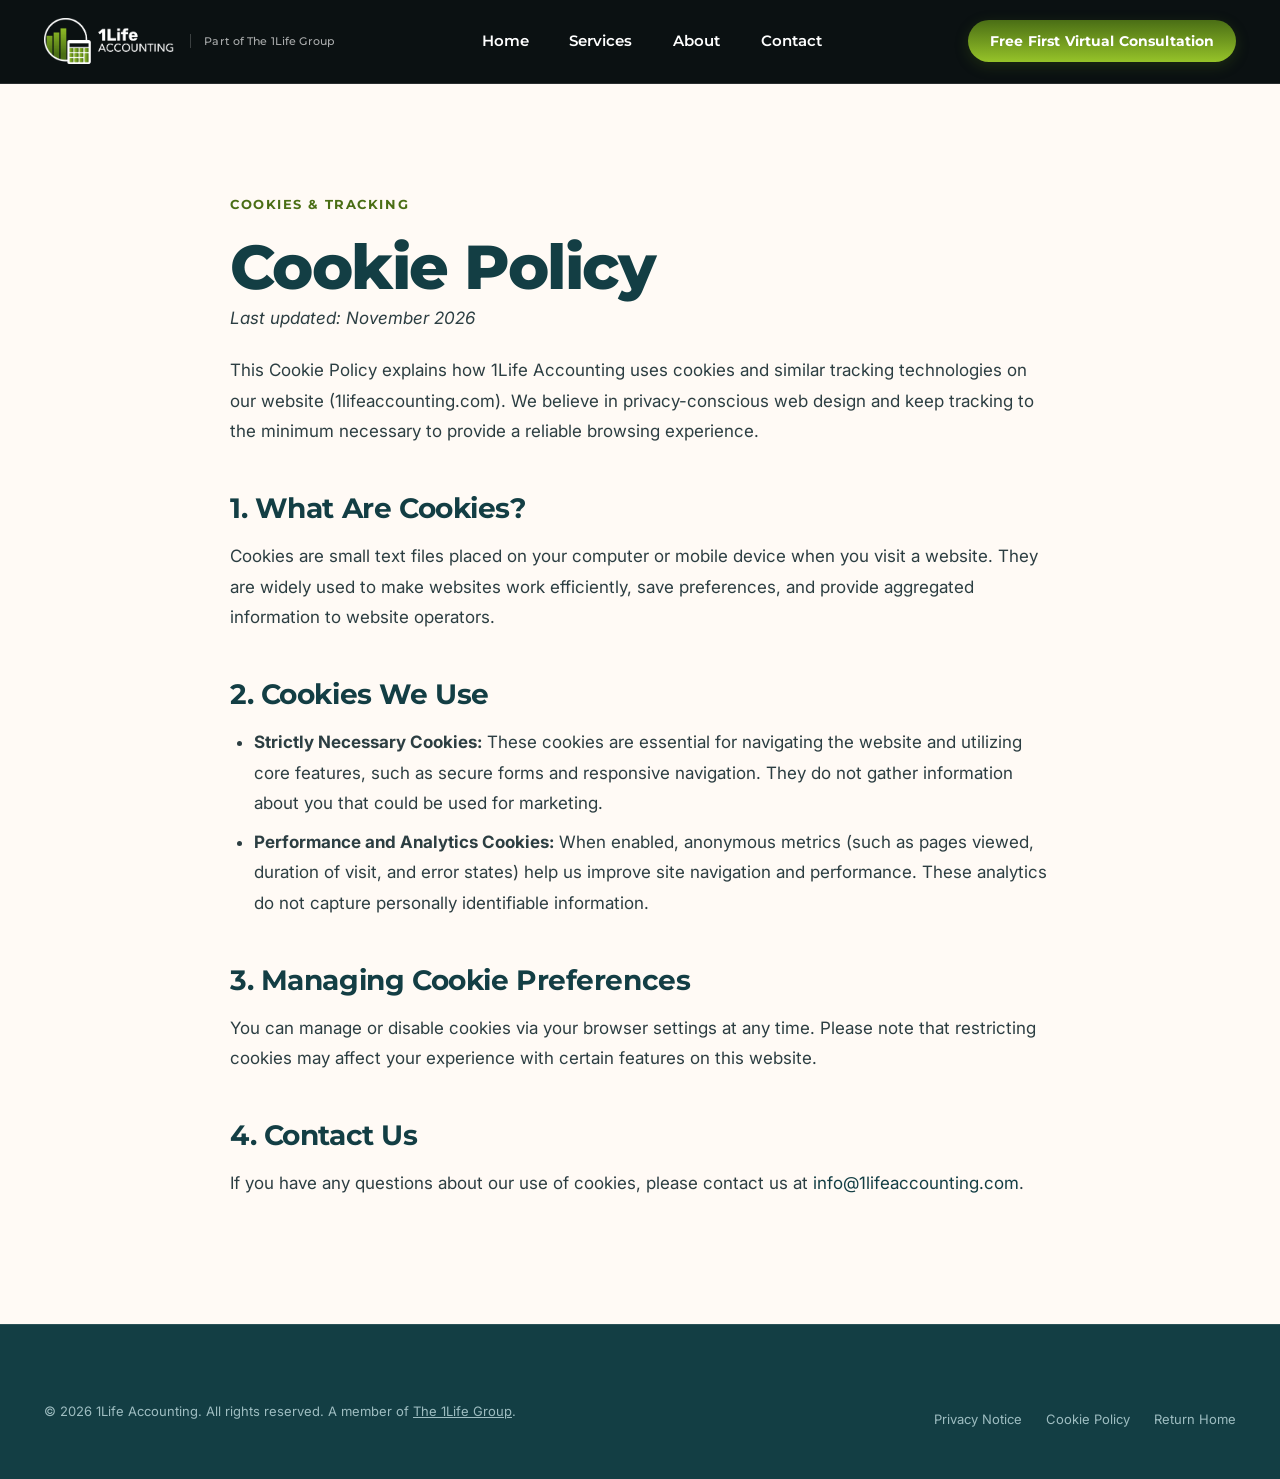
<file: cookies/index.html>
<!DOCTYPE html>
<html lang="en-GB">
<head>
  <meta charset="UTF-8">
  <meta name="viewport" content="width=device-width, initial-scale=1.0">
  <title>Cookie Policy | 1Life Accounting</title>
  <meta name="description" content="Cookie policy for 1Life Accounting. How we use essential and analytical cookies responsibly.">
  <link rel="canonical" href="https://1lifeaccounting.com/cookies/">
  <meta property="og:type" content="website">
  <meta property="og:site_name" content="1Life Accounting">
  <meta property="og:locale" content="en_GB">
  <meta property="og:url" content="https://1lifeaccounting.com/cookies/">
  <meta property="og:title" content="Cookie Policy | 1Life Accounting">
  <meta property="og:description" content="Cookie policy for 1Life Accounting. How we use essential and analytical cookies responsibly.">
  <meta property="og:image" content="https://1lifeaccounting.com/assets/images/1life-accounting-social.jpg">
  <meta property="og:image:width" content="1200">
  <meta property="og:image:height" content="630">
  <meta property="og:image:alt" content="1Life Accounting — clarity in your numbers, confidence in your business. Part of The 1Life Group.">
  <meta name="twitter:card" content="summary_large_image">
  <meta name="twitter:title" content="Cookie Policy | 1Life Accounting">
  <meta name="twitter:description" content="Cookie policy for 1Life Accounting. How we use essential and analytical cookies responsibly.">
  <meta name="twitter:image" content="https://1lifeaccounting.com/assets/images/1life-accounting-social.jpg">

  <link rel="preconnect" href="https://fonts.googleapis.com">
  <link rel="preconnect" href="https://fonts.gstatic.com" crossorigin>
  <link href="https://fonts.googleapis.com/css2?family=Inter:wght@400;500;600&family=Montserrat:wght@600;700;800&display=swap" rel="stylesheet">

  <link rel="stylesheet" href="../css/style.css">

  <!-- Favicon Suite -->
  <link rel="icon" type="image/x-icon" href="../assets/images/favicon.ico">
  <link rel="icon" type="image/png" sizes="32x32" href="../assets/images/favicon-32x32.png">
  <link rel="icon" type="image/png" sizes="16x16" href="../assets/images/favicon-16x16.png">
  <link rel="apple-touch-icon" sizes="180x180" href="../assets/images/apple-touch-icon.png">
  <link rel="manifest" href="../site.webmanifest">
  <meta name="theme-color" content="#172B32">
</head>
<body>

  <header class="site-header">
    <div class="container nav-container">
      <div class="brand-group">
        <a href="../" class="brand-link" aria-label="1Life Accounting - Home">
          <img src="../assets/images/1life-accounting-logo-white.png" alt="1Life Accounting" class="brand-logo-img" width="1374" height="487">
        </a>
        <a href="https://the1lifegroup.com" class="brand-relationship" target="_blank" rel="noopener noreferrer">Part of The 1Life Group</a>
      </div>

      <nav class="nav-menu" id="primary-nav" aria-label="Main Navigation">
        <a href="../" class="nav-link">Home</a>
        <a href="../services/" class="nav-link">Services</a>
        <a href="../about/" class="nav-link">About</a>
        <a href="../contact/" class="nav-link">Contact</a>
      </nav>

      <div class="nav-actions">
        <a href="../contact/" class="btn btn-primary btn-sm">Free First Virtual Consultation</a>
      </div>
    </div>
  </header>

  <main id="main-content" class="section">
    <div class="container">
      <div class="prose" style="margin: 0 auto;">
        <div class="eyebrow">Cookies & Tracking</div>
        <h1>Cookie Policy</h1>
        <p><em>Last updated: November 2026</em></p>

        <p>
          This Cookie Policy explains how 1Life Accounting uses cookies and similar tracking technologies on our website (1lifeaccounting.com). We believe in privacy-conscious web design and keep tracking to the minimum necessary to provide a reliable browsing experience.
        </p>

        <h2>1. What Are Cookies?</h2>
        <p>
          Cookies are small text files placed on your computer or mobile device when you visit a website. They are widely used to make websites work efficiently, save preferences, and provide aggregated information to website operators.
        </p>

        <h2>2. Cookies We Use</h2>
        <ul>
          <li><strong>Strictly Necessary Cookies:</strong> These cookies are essential for navigating the website and utilizing core features, such as secure forms and responsive navigation. They do not gather information about you that could be used for marketing.</li>
          <li><strong>Performance and Analytics Cookies:</strong> When enabled, anonymous metrics (such as pages viewed, duration of visit, and error states) help us improve site navigation and performance. These analytics do not capture personally identifiable information.</li>
        </ul>

        <h2>3. Managing Cookie Preferences</h2>
        <p>
          You can manage or disable cookies via your browser settings at any time. Please note that restricting cookies may affect your experience with certain features on this website.
        </p>

        <h2>4. Contact Us</h2>
        <p>
          If you have any questions about our use of cookies, please contact us at <a href="mailto:info@1lifeaccounting.com">info@1lifeaccounting.com</a>.
        </p>
      </div>
    </div>
  </main>

  <footer class="site-footer">
    <div class="container">
      <div class="footer-bottom-bar" style="border-top: none; padding-top: 0;">
        <p>&copy; <span id="current-year"></span> 1Life Accounting. All rights reserved. A member of <a href="https://www.the1lifegroup.com" target="_blank" rel="noopener noreferrer" style="color: inherit; text-decoration: underline;">The 1Life Group</a>.</p>
        <div class="footer-bottom-links">
          <a href="../privacy/">Privacy Notice</a>
          <a href="./">Cookie Policy</a>
          <a href="../">Return Home</a>
        </div>
      </div>
    </div>
  </footer>

  <script src="../js/main.js"></script>
</body>
</html>
</file>
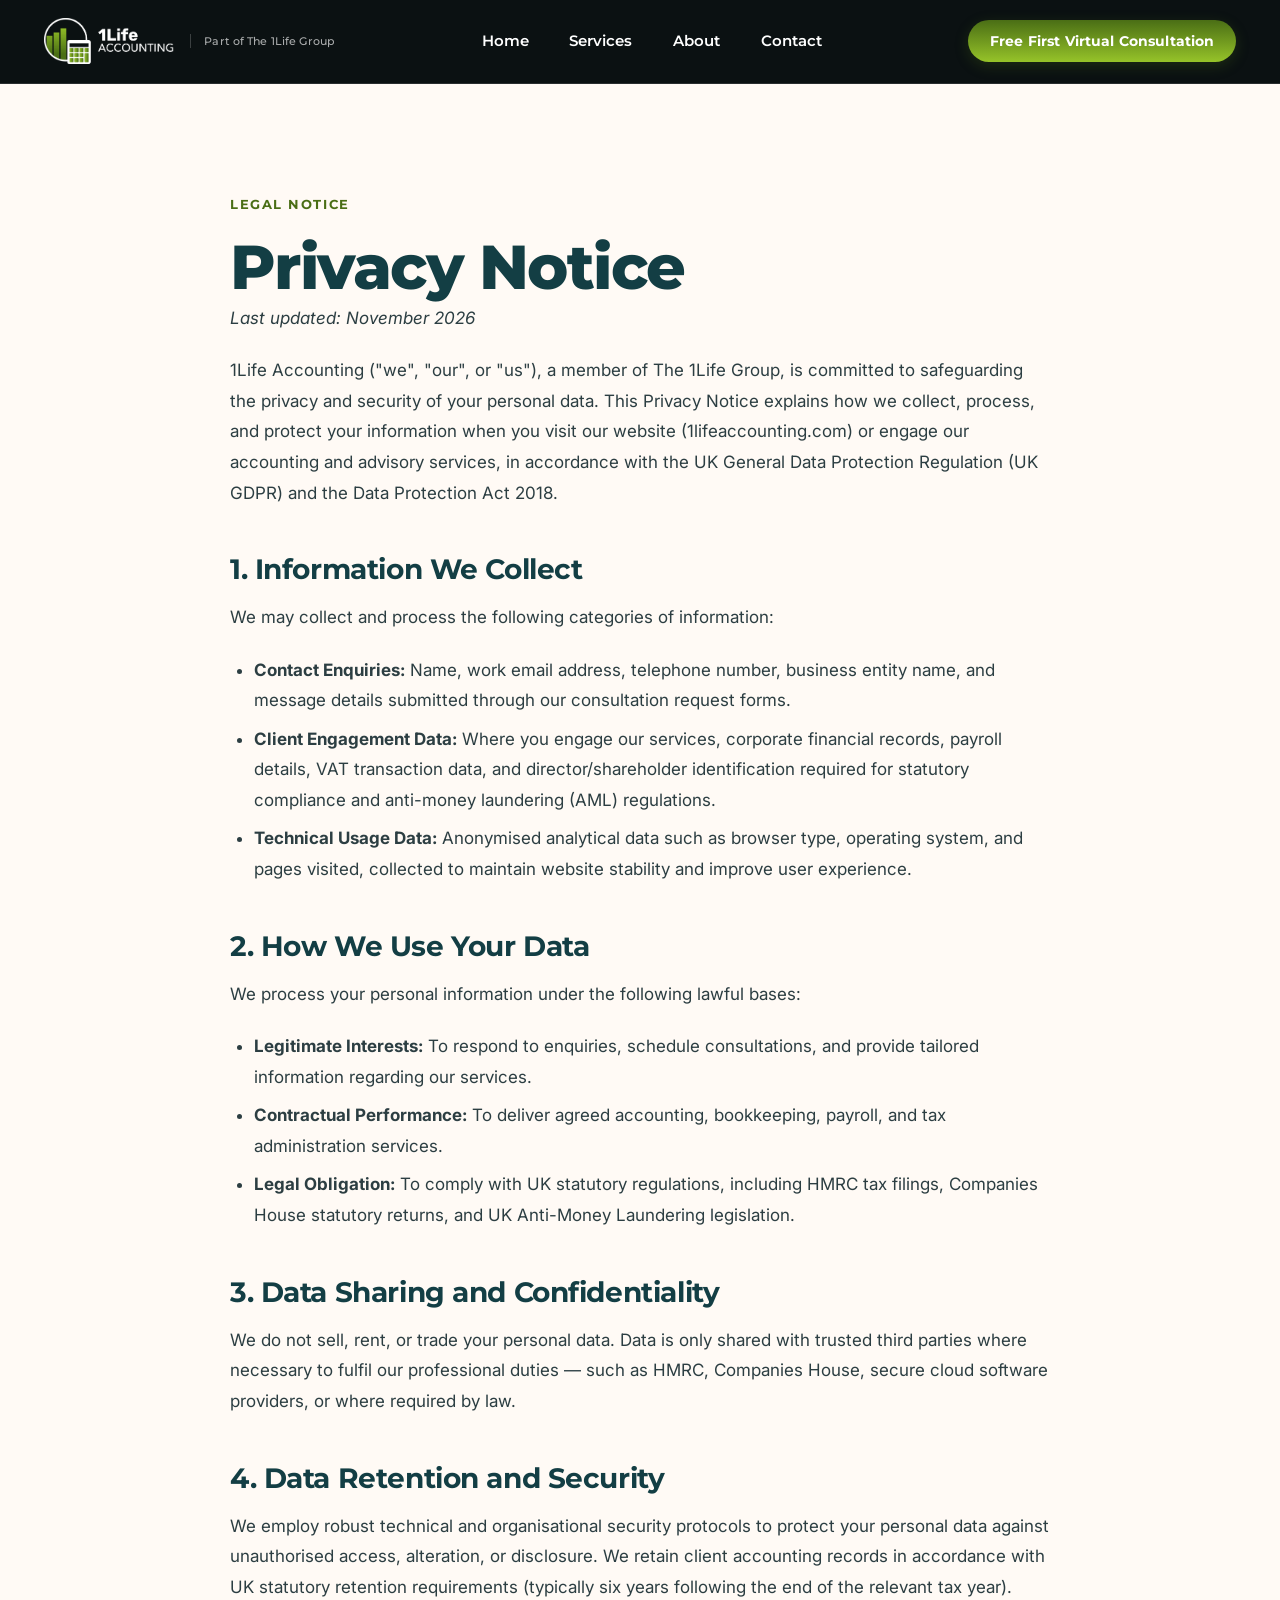
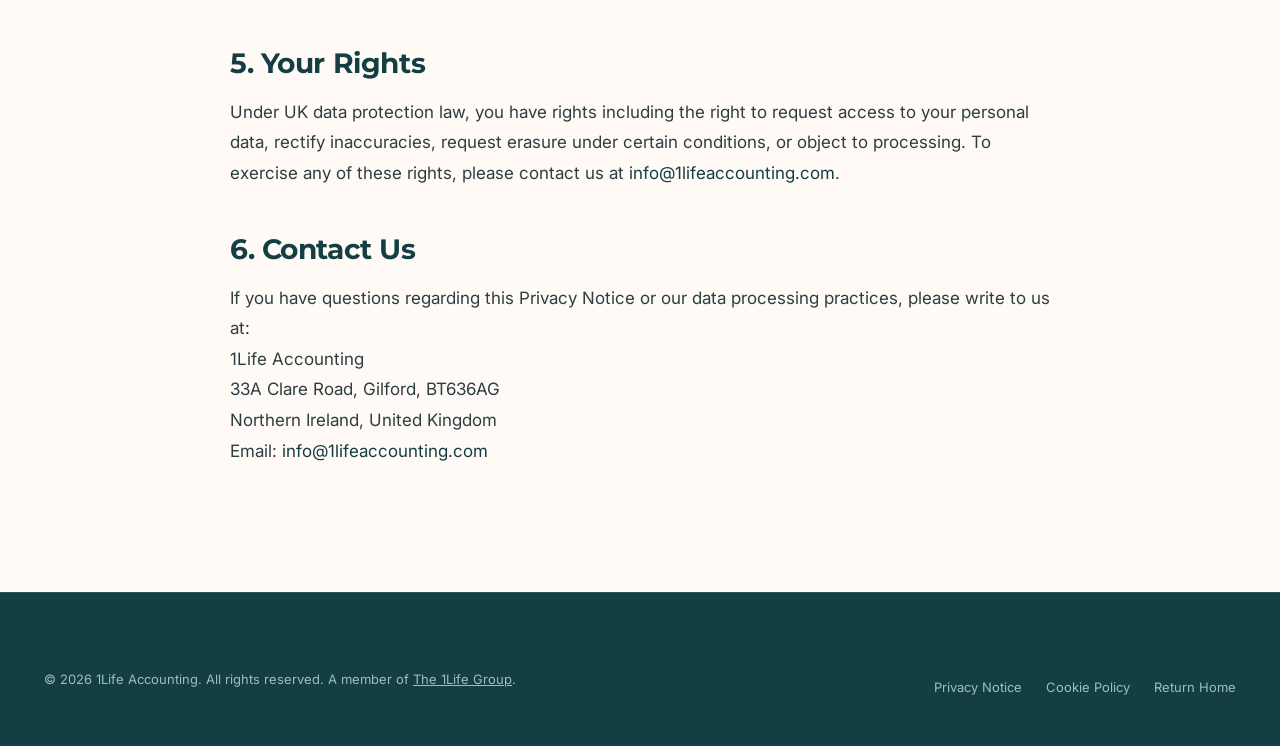
<file: privacy/index.html>
<!DOCTYPE html>
<html lang="en-GB">
<head>
  <meta charset="UTF-8">
  <meta name="viewport" content="width=device-width, initial-scale=1.0">
  <title>Privacy Notice | 1Life Accounting</title>
  <meta name="description" content="Privacy notice for 1Life Accounting. How we collect, store, and process personal data in compliance with the UK GDPR and Data Protection Act 2018.">
  <link rel="canonical" href="https://1lifeaccounting.com/privacy/">
  <meta property="og:type" content="website">
  <meta property="og:site_name" content="1Life Accounting">
  <meta property="og:locale" content="en_GB">
  <meta property="og:url" content="https://1lifeaccounting.com/privacy/">
  <meta property="og:title" content="Privacy Notice | 1Life Accounting">
  <meta property="og:description" content="Privacy notice for 1Life Accounting. How we collect, store, and process personal data in compliance with the UK GDPR and Data Protection Act 2018.">
  <meta property="og:image" content="https://1lifeaccounting.com/assets/images/1life-accounting-social.jpg">
  <meta property="og:image:width" content="1200">
  <meta property="og:image:height" content="630">
  <meta property="og:image:alt" content="1Life Accounting — clarity in your numbers, confidence in your business. Part of The 1Life Group.">
  <meta name="twitter:card" content="summary_large_image">
  <meta name="twitter:title" content="Privacy Notice | 1Life Accounting">
  <meta name="twitter:description" content="Privacy notice for 1Life Accounting. How we collect, store, and process personal data in compliance with the UK GDPR and Data Protection Act 2018.">
  <meta name="twitter:image" content="https://1lifeaccounting.com/assets/images/1life-accounting-social.jpg">

  <link rel="preconnect" href="https://fonts.googleapis.com">
  <link rel="preconnect" href="https://fonts.gstatic.com" crossorigin>
  <link href="https://fonts.googleapis.com/css2?family=Inter:wght@400;500;600&family=Montserrat:wght@600;700;800&display=swap" rel="stylesheet">

  <link rel="stylesheet" href="../css/style.css">

  <!-- Favicon Suite -->
  <link rel="icon" type="image/x-icon" href="../assets/images/favicon.ico">
  <link rel="icon" type="image/png" sizes="32x32" href="../assets/images/favicon-32x32.png">
  <link rel="icon" type="image/png" sizes="16x16" href="../assets/images/favicon-16x16.png">
  <link rel="apple-touch-icon" sizes="180x180" href="../assets/images/apple-touch-icon.png">
  <link rel="manifest" href="../site.webmanifest">
  <meta name="theme-color" content="#172B32">
</head>
<body>

  <header class="site-header">
    <div class="container nav-container">
      <div class="brand-group">
        <a href="../" class="brand-link" aria-label="1Life Accounting - Home">
          <img src="../assets/images/1life-accounting-logo-white.png" alt="1Life Accounting" class="brand-logo-img" width="1374" height="487">
        </a>
        <a href="https://the1lifegroup.com" class="brand-relationship" target="_blank" rel="noopener noreferrer">Part of The 1Life Group</a>
      </div>

      <nav class="nav-menu" id="primary-nav" aria-label="Main Navigation">
        <a href="../" class="nav-link">Home</a>
        <a href="../services/" class="nav-link">Services</a>
        <a href="../about/" class="nav-link">About</a>
        <a href="../contact/" class="nav-link">Contact</a>
      </nav>

      <div class="nav-actions">
        <a href="../contact/" class="btn btn-primary btn-sm">Free First Virtual Consultation</a>
      </div>
    </div>
  </header>

  <main id="main-content" class="section">
    <div class="container">
      <div class="prose" style="margin: 0 auto;">
        <div class="eyebrow">Legal Notice</div>
        <h1>Privacy Notice</h1>
        <p><em>Last updated: November 2026</em></p>

        <p>
          1Life Accounting ("we", "our", or "us"), a member of The 1Life Group, is committed to safeguarding the privacy and security of your personal data. This Privacy Notice explains how we collect, process, and protect your information when you visit our website (1lifeaccounting.com) or engage our accounting and advisory services, in accordance with the UK General Data Protection Regulation (UK GDPR) and the Data Protection Act 2018.
        </p>

        <h2>1. Information We Collect</h2>
        <p>We may collect and process the following categories of information:</p>
        <ul>
          <li><strong>Contact Enquiries:</strong> Name, work email address, telephone number, business entity name, and message details submitted through our consultation request forms.</li>
          <li><strong>Client Engagement Data:</strong> Where you engage our services, corporate financial records, payroll details, VAT transaction data, and director/shareholder identification required for statutory compliance and anti-money laundering (AML) regulations.</li>
          <li><strong>Technical Usage Data:</strong> Anonymised analytical data such as browser type, operating system, and pages visited, collected to maintain website stability and improve user experience.</li>
        </ul>

        <h2>2. How We Use Your Data</h2>
        <p>We process your personal information under the following lawful bases:</p>
        <ul>
          <li><strong>Legitimate Interests:</strong> To respond to enquiries, schedule consultations, and provide tailored information regarding our services.</li>
          <li><strong>Contractual Performance:</strong> To deliver agreed accounting, bookkeeping, payroll, and tax administration services.</li>
          <li><strong>Legal Obligation:</strong> To comply with UK statutory regulations, including HMRC tax filings, Companies House statutory returns, and UK Anti-Money Laundering legislation.</li>
        </ul>

        <h2>3. Data Sharing and Confidentiality</h2>
        <p>
          We do not sell, rent, or trade your personal data. Data is only shared with trusted third parties where necessary to fulfil our professional duties — such as HMRC, Companies House, secure cloud software providers, or where required by law.
        </p>

        <h2>4. Data Retention and Security</h2>
        <p>
          We employ robust technical and organisational security protocols to protect your personal data against unauthorised access, alteration, or disclosure. We retain client accounting records in accordance with UK statutory retention requirements (typically six years following the end of the relevant tax year).
        </p>

        <h2>5. Your Rights</h2>
        <p>
          Under UK data protection law, you have rights including the right to request access to your personal data, rectify inaccuracies, request erasure under certain conditions, or object to processing. To exercise any of these rights, please contact us at <a href="mailto:info@1lifeaccounting.com">info@1lifeaccounting.com</a>.
        </p>

        <h2>6. Contact Us</h2>
        <p>
          If you have questions regarding this Privacy Notice or our data processing practices, please write to us at:<br>
          1Life Accounting<br>
          33A Clare Road, Gilford, BT636AG<br>
          Northern Ireland, United Kingdom<br>
          Email: <a href="mailto:info@1lifeaccounting.com">info@1lifeaccounting.com</a>
        </p>
      </div>
    </div>
  </main>

  <footer class="site-footer">
    <div class="container">
      <div class="footer-bottom-bar" style="border-top: none; padding-top: 0;">
        <p>&copy; <span id="current-year"></span> 1Life Accounting. All rights reserved. A member of <a href="https://www.the1lifegroup.com" target="_blank" rel="noopener noreferrer" style="color: inherit; text-decoration: underline;">The 1Life Group</a>.</p>
        <div class="footer-bottom-links">
          <a href="./">Privacy Notice</a>
          <a href="../cookies/">Cookie Policy</a>
          <a href="../">Return Home</a>
        </div>
      </div>
    </div>
  </footer>

  <script src="../js/main.js"></script>
</body>
</html>
</file>
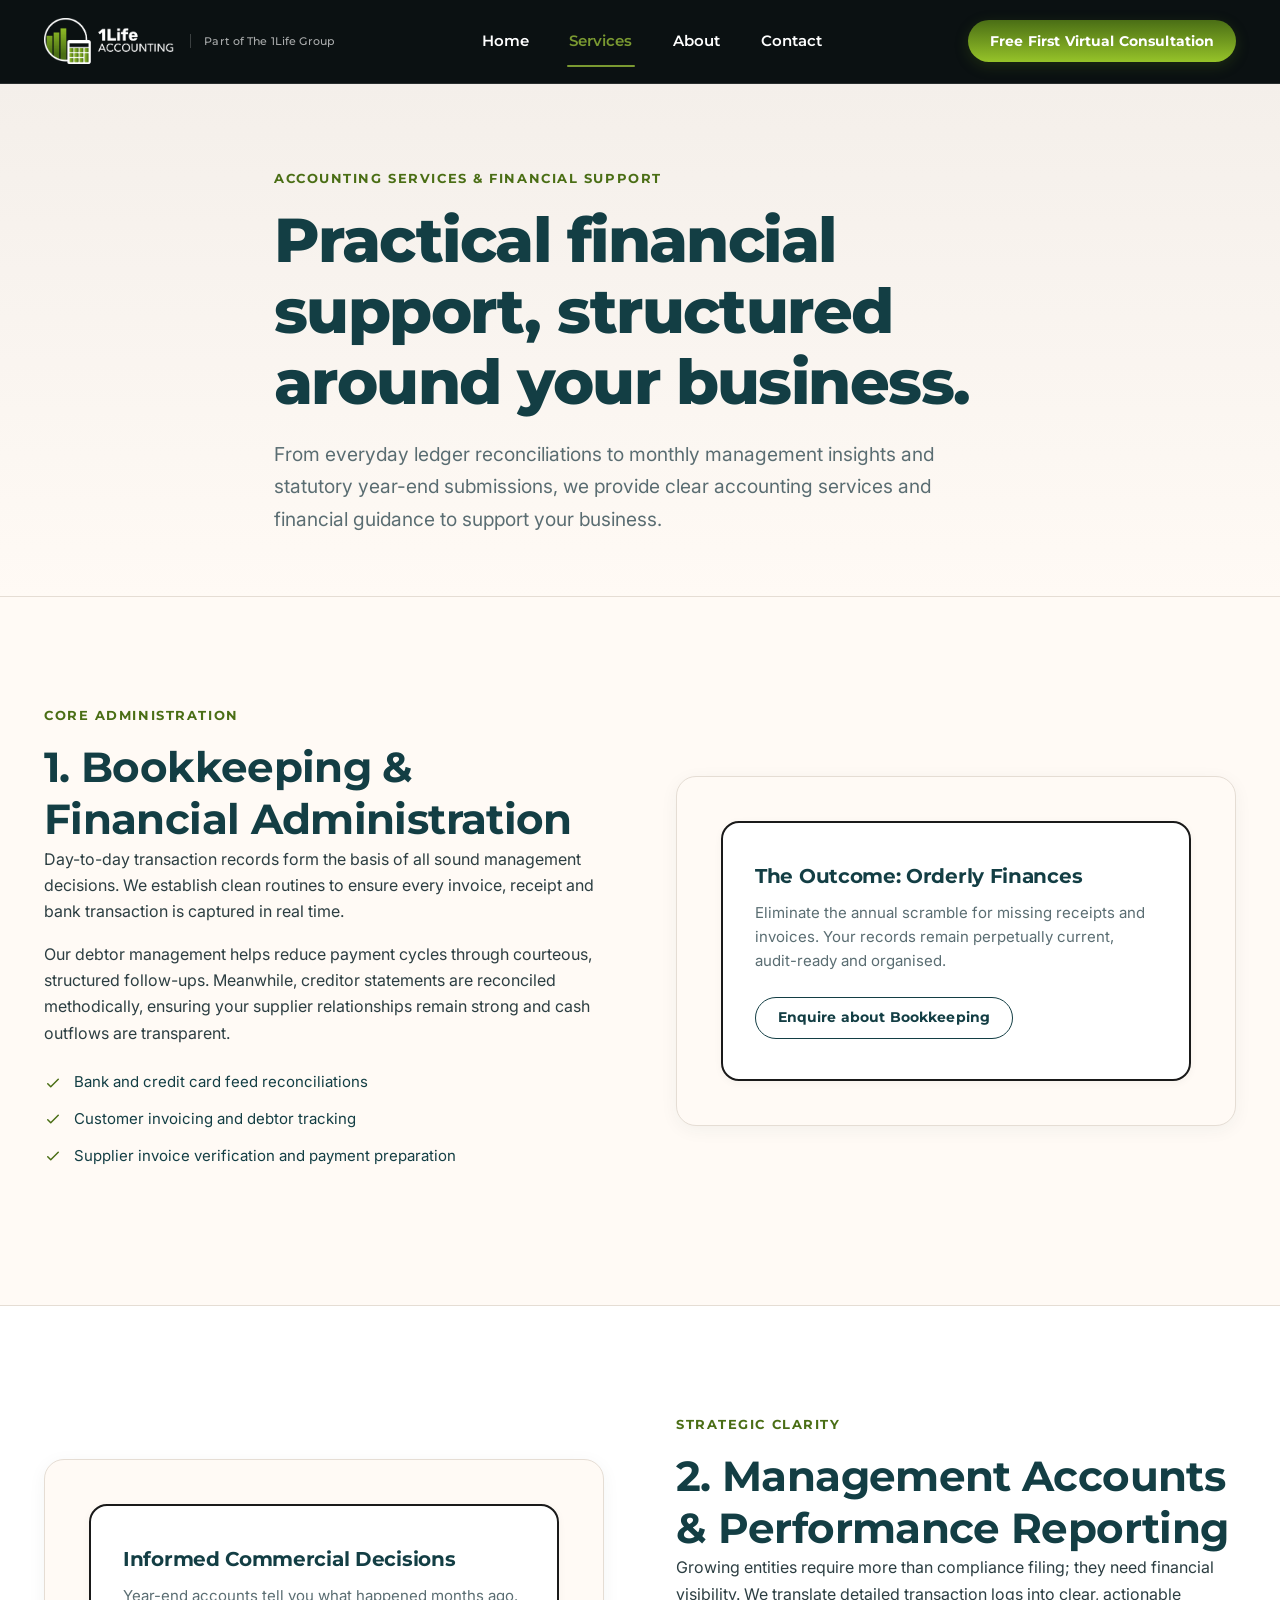
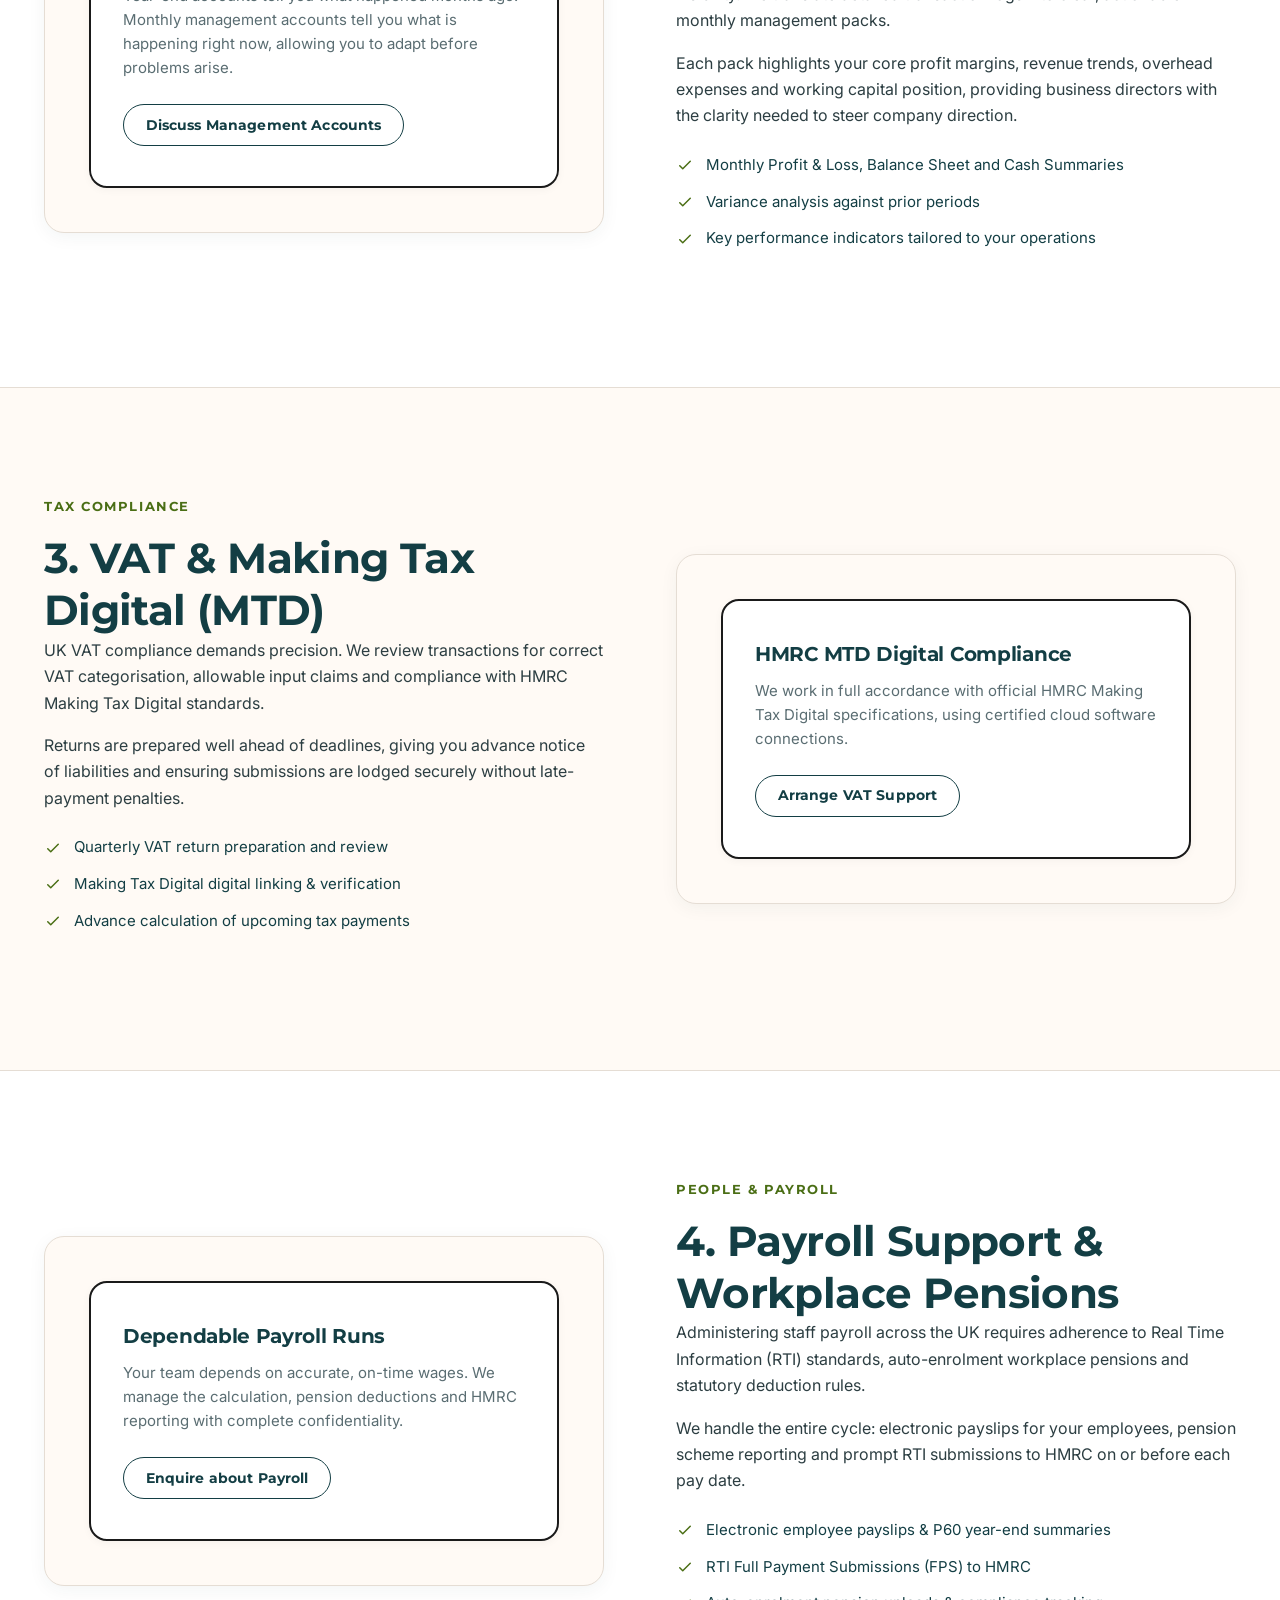
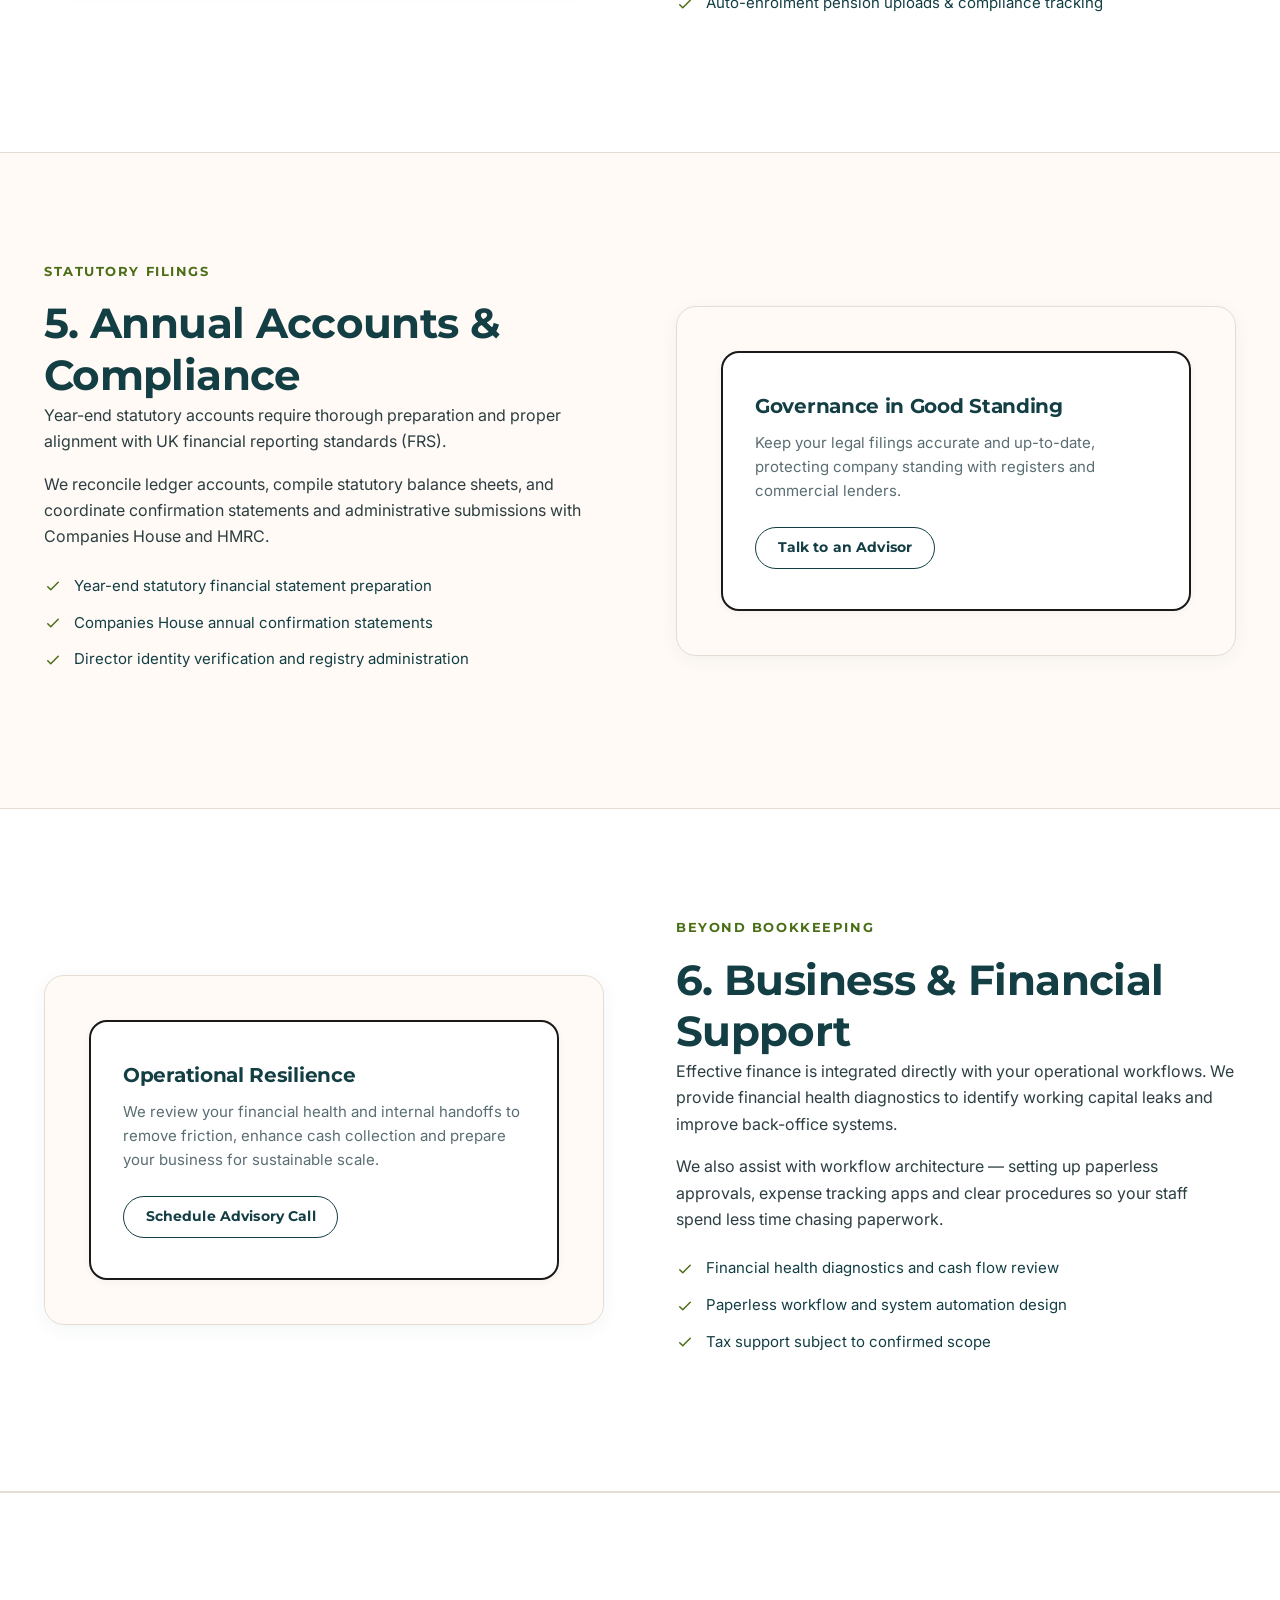
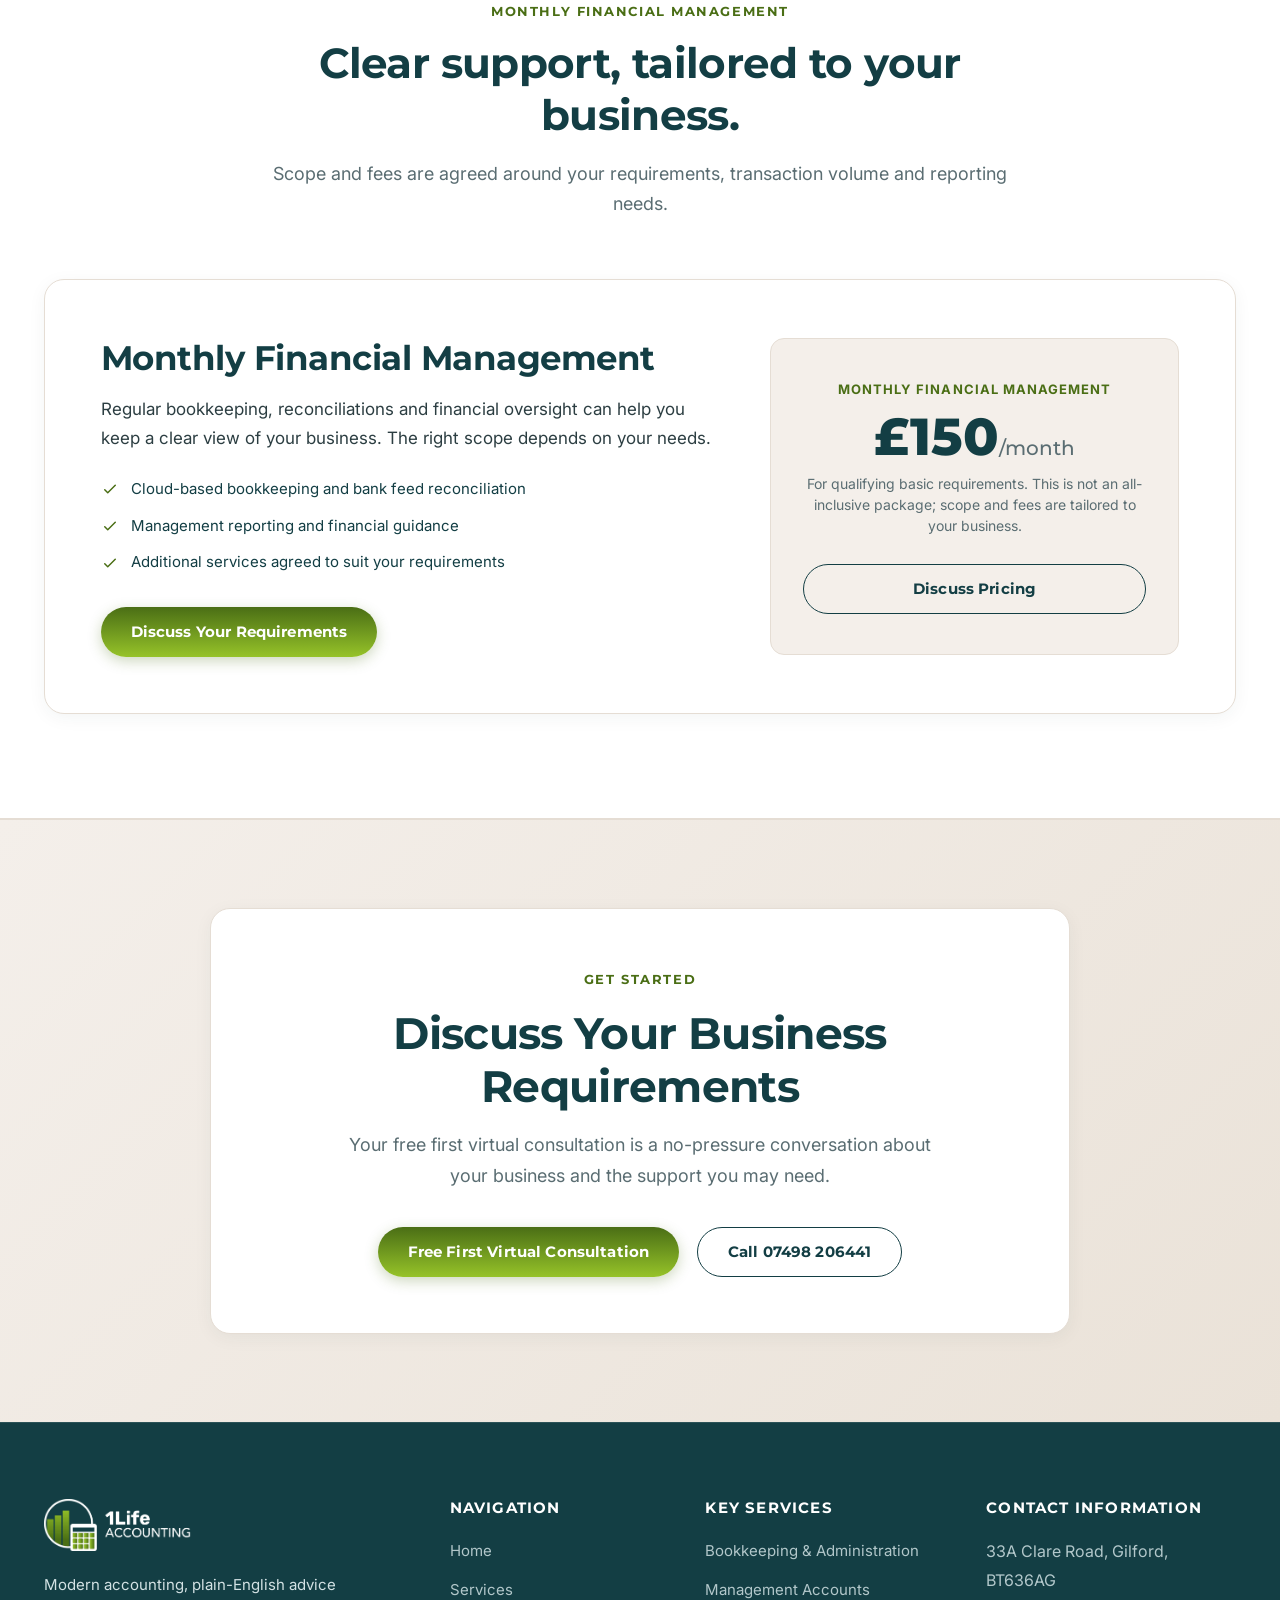
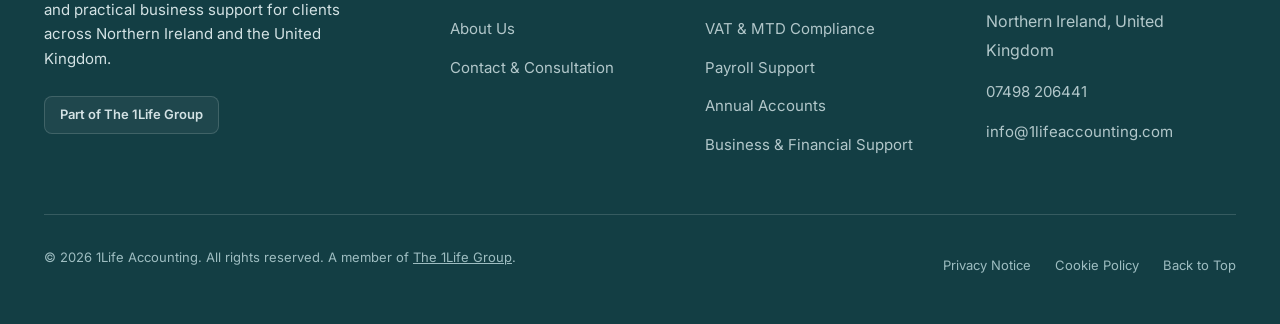
<file: services/index.html>
<!DOCTYPE html>
<html lang="en-GB">
<head>
  <meta charset="UTF-8">
  <meta name="viewport" content="width=device-width, initial-scale=1.0">
  <title>Accounting Services for UK Businesses | 1Life Accounting</title>
  <meta name="description" content="1Life Accounting provides bookkeeping, management accounts, VAT and Making Tax Digital support, payroll support, annual accounts and tailored business support for UK businesses.">
  <link rel="canonical" href="https://1lifeaccounting.com/services/">

  <meta property="og:type" content="website">
  <meta property="og:site_name" content="1Life Accounting">
  <meta property="og:locale" content="en_GB">
  <meta property="og:url" content="https://1lifeaccounting.com/services/">
  <meta property="og:title" content="Accounting Services for UK Businesses | 1Life Accounting">
  <meta property="og:description" content="1Life Accounting provides bookkeeping, management accounts, VAT and Making Tax Digital support, payroll support, annual accounts and tailored business support for UK businesses.">
  <meta property="og:image" content="https://1lifeaccounting.com/assets/images/1life-accounting-social.jpg">
  <meta property="og:image:width" content="1200">
  <meta property="og:image:height" content="630">
  <meta property="og:image:alt" content="1Life Accounting — clarity in your numbers, confidence in your business. Part of The 1Life Group.">
  <meta name="twitter:card" content="summary_large_image">
  <meta name="twitter:title" content="Accounting Services for UK Businesses | 1Life Accounting">
  <meta name="twitter:description" content="1Life Accounting provides bookkeeping, management accounts, VAT and Making Tax Digital support, payroll support, annual accounts and tailored business support for UK businesses.">
  <meta name="twitter:image" content="https://1lifeaccounting.com/assets/images/1life-accounting-social.jpg">

  <link rel="preconnect" href="https://fonts.googleapis.com">
  <link rel="preconnect" href="https://fonts.gstatic.com" crossorigin>
  <link href="https://fonts.googleapis.com/css2?family=Inter:wght@400;500;600;700&family=Montserrat:wght@600;700;800&display=swap" rel="stylesheet">

  <link rel="stylesheet" href="../css/style.css">

  <!-- Favicon Suite -->
  <link rel="icon" type="image/x-icon" href="../assets/images/favicon.ico">
  <link rel="icon" type="image/png" sizes="32x32" href="../assets/images/favicon-32x32.png">
  <link rel="icon" type="image/png" sizes="16x16" href="../assets/images/favicon-16x16.png">
  <link rel="apple-touch-icon" sizes="180x180" href="../assets/images/apple-touch-icon.png">
  <link rel="manifest" href="../site.webmanifest">
  <meta name="theme-color" content="#172B32">

  <script type="application/ld+json">
  {
    "@context": "https://schema.org",
    "@type": "ItemList",
    "name": "Accounting services offered by 1Life Accounting",
    "itemListOrder": "https://schema.org/ItemListOrderAscending",
    "numberOfItems": 6,
    "itemListElement": [
      { "@type": "ListItem", "position": 1, "name": "Bookkeeping & Financial Administration", "url": "https://1lifeaccounting.com/services/#bookkeeping" },
      { "@type": "ListItem", "position": 2, "name": "Management Accounts", "url": "https://1lifeaccounting.com/services/#management-accounts" },
      { "@type": "ListItem", "position": 3, "name": "VAT & Making Tax Digital (MTD)", "url": "https://1lifeaccounting.com/services/#vat" },
      { "@type": "ListItem", "position": 4, "name": "Payroll Support", "url": "https://1lifeaccounting.com/services/#payroll" },
      { "@type": "ListItem", "position": 5, "name": "Annual Accounts & Compliance", "url": "https://1lifeaccounting.com/services/#annual-accounts" },
      { "@type": "ListItem", "position": 6, "name": "Business & Financial Support", "url": "https://1lifeaccounting.com/services/#advisory" }
    ]
  }
  </script>
</head>
<body>

  <header class="site-header">
    <div class="container nav-container">
      <div class="brand-group">
        <a href="../" class="brand-link" aria-label="1Life Accounting - Home">
          <img src="../assets/images/1life-accounting-logo-white.png" alt="1Life Accounting" class="brand-logo-img" width="1374" height="487">
        </a>
        <a href="https://the1lifegroup.com" class="brand-relationship" target="_blank" rel="noopener noreferrer">Part of The 1Life Group</a>
      </div>

      <nav class="nav-menu" id="primary-nav" aria-label="Main Navigation">
        <a href="../" class="nav-link">Home</a>
        <a href="./" class="nav-link active">Services</a>
        <a href="../about/" class="nav-link">About</a>
        <a href="../contact/" class="nav-link">Contact</a>
      </nav>

      <div class="nav-actions">
        <a href="../contact/" class="btn btn-primary btn-sm cta-track" data-cta="header-book">Free First Virtual Consultation</a>
        <button class="menu-toggle" id="menu-toggle" aria-label="Toggle navigation menu" aria-expanded="false" aria-controls="primary-nav">
          <svg fill="none" stroke="currentColor" viewBox="0 0 24 24" aria-hidden="true">
            <path stroke-linecap="round" stroke-linejoin="round" stroke-width="2" d="M4 6h16M4 12h16M4 18h16" />
          </svg>
        </button>
      </div>
    </div>
  </header>

  <main id="main-content">
    <section class="page-hero">
      <div class="container page-hero-content">
        <div class="eyebrow">Accounting Services & Financial Support</div>
        <h1>Practical financial support, structured around your business.</h1>
        <p>
          From everyday ledger reconciliations to monthly management insights and statutory year-end submissions, we provide clear accounting services and financial guidance to support your business.
        </p>
      </div>
    </section>

    <!-- Services Detailed Sections -->
    <section class="section" id="bookkeeping">
      <div class="container">
        <div class="editorial-grid">
          <div>
            <div class="eyebrow">Core Administration</div>
            <h2>1. Bookkeeping & Financial Administration</h2>
            <p>
              Day-to-day transaction records form the basis of all sound management decisions. We establish clean routines to ensure every invoice, receipt and bank transaction is captured in real time.
            </p>
            <p>
              Our debtor management helps reduce payment cycles through courteous, structured follow-ups. Meanwhile, creditor statements are reconciled methodically, ensuring your supplier relationships remain strong and cash outflows are transparent.
            </p>
            <ul class="pricing-scope-points" style="margin-top: 1.5rem;">
              <li><svg fill="none" stroke="currentColor" viewBox="0 0 24 24"><path stroke-linecap="round" stroke-linejoin="round" stroke-width="2" d="M5 13l4 4L19 7" /></svg><span>Bank and credit card feed reconciliations</span></li>
              <li><svg fill="none" stroke="currentColor" viewBox="0 0 24 24"><path stroke-linecap="round" stroke-linejoin="round" stroke-width="2" d="M5 13l4 4L19 7" /></svg><span>Customer invoicing and debtor tracking</span></li>
              <li><svg fill="none" stroke="currentColor" viewBox="0 0 24 24"><path stroke-linecap="round" stroke-linejoin="round" stroke-width="2" d="M5 13l4 4L19 7" /></svg><span>Supplier invoice verification and payment preparation</span></li>
            </ul>
          </div>
          <div class="editorial-visual">
            <div class="step-card">
              <h3>The Outcome: Orderly Finances</h3>
              <p>Eliminate the annual scramble for missing receipts and invoices. Your records remain perpetually current, audit-ready and organised.</p>
              <div style="margin-top: 1.5rem;">
                <a href="../contact/" class="btn btn-outline btn-sm">Enquire about Bookkeeping</a>
              </div>
            </div>
          </div>
        </div>
      </div>
    </section>

    <section class="section section-alt" id="management-accounts">
      <div class="container">
        <div class="editorial-grid">
          <div class="editorial-visual">
            <div class="step-card">
              <h3>Informed Commercial Decisions</h3>
              <p>Year-end accounts tell you what happened months ago. Monthly management accounts tell you what is happening right now, allowing you to adapt before problems arise.</p>
              <div style="margin-top: 1.5rem;">
                <a href="../contact/" class="btn btn-outline btn-sm">Discuss Management Accounts</a>
              </div>
            </div>
          </div>
          <div>
            <div class="eyebrow">Strategic Clarity</div>
            <h2>2. Management Accounts & Performance Reporting</h2>
            <p>
              Growing entities require more than compliance filing; they need financial visibility. We translate detailed transaction logs into clear, actionable monthly management packs.
            </p>
            <p>
              Each pack highlights your core profit margins, revenue trends, overhead expenses and working capital position, providing business directors with the clarity needed to steer company direction.
            </p>
            <ul class="pricing-scope-points" style="margin-top: 1.5rem;">
              <li><svg fill="none" stroke="currentColor" viewBox="0 0 24 24"><path stroke-linecap="round" stroke-linejoin="round" stroke-width="2" d="M5 13l4 4L19 7" /></svg><span>Monthly Profit & Loss, Balance Sheet and Cash Summaries</span></li>
              <li><svg fill="none" stroke="currentColor" viewBox="0 0 24 24"><path stroke-linecap="round" stroke-linejoin="round" stroke-width="2" d="M5 13l4 4L19 7" /></svg><span>Variance analysis against prior periods</span></li>
              <li><svg fill="none" stroke="currentColor" viewBox="0 0 24 24"><path stroke-linecap="round" stroke-linejoin="round" stroke-width="2" d="M5 13l4 4L19 7" /></svg><span>Key performance indicators tailored to your operations</span></li>
            </ul>
          </div>
        </div>
      </div>
    </section>

    <section class="section" id="vat">
      <div class="container">
        <div class="editorial-grid">
          <div>
            <div class="eyebrow">Tax Compliance</div>
            <h2>3. VAT & Making Tax Digital (MTD)</h2>
            <p>
              UK VAT compliance demands precision. We review transactions for correct VAT categorisation, allowable input claims and compliance with HMRC Making Tax Digital standards.
            </p>
            <p>
              Returns are prepared well ahead of deadlines, giving you advance notice of liabilities and ensuring submissions are lodged securely without late-payment penalties.
            </p>
            <ul class="pricing-scope-points" style="margin-top: 1.5rem;">
              <li><svg fill="none" stroke="currentColor" viewBox="0 0 24 24"><path stroke-linecap="round" stroke-linejoin="round" stroke-width="2" d="M5 13l4 4L19 7" /></svg><span>Quarterly VAT return preparation and review</span></li>
              <li><svg fill="none" stroke="currentColor" viewBox="0 0 24 24"><path stroke-linecap="round" stroke-linejoin="round" stroke-width="2" d="M5 13l4 4L19 7" /></svg><span>Making Tax Digital digital linking & verification</span></li>
              <li><svg fill="none" stroke="currentColor" viewBox="0 0 24 24"><path stroke-linecap="round" stroke-linejoin="round" stroke-width="2" d="M5 13l4 4L19 7" /></svg><span>Advance calculation of upcoming tax payments</span></li>
            </ul>
          </div>
          <div class="editorial-visual">
            <div class="step-card">
              <h3>HMRC MTD Digital Compliance</h3>
              <p>We work in full accordance with official HMRC Making Tax Digital specifications, using certified cloud software connections.</p>
              <div style="margin-top: 1.5rem;">
                <a href="../contact/" class="btn btn-outline btn-sm">Arrange VAT Support</a>
              </div>
            </div>
          </div>
        </div>
      </div>
    </section>

    <section class="section section-alt" id="payroll">
      <div class="container">
        <div class="editorial-grid">
          <div class="editorial-visual">
            <div class="step-card">
              <h3>Dependable Payroll Runs</h3>
              <p>Your team depends on accurate, on-time wages. We manage the calculation, pension deductions and HMRC reporting with complete confidentiality.</p>
              <div style="margin-top: 1.5rem;">
                <a href="../contact/" class="btn btn-outline btn-sm">Enquire about Payroll</a>
              </div>
            </div>
          </div>
          <div>
            <div class="eyebrow">People & Payroll</div>
            <h2>4. Payroll Support & Workplace Pensions</h2>
            <p>
              Administering staff payroll across the UK requires adherence to Real Time Information (RTI) standards, auto-enrolment workplace pensions and statutory deduction rules.
            </p>
            <p>
              We handle the entire cycle: electronic payslips for your employees, pension scheme reporting and prompt RTI submissions to HMRC on or before each pay date.
            </p>
            <ul class="pricing-scope-points" style="margin-top: 1.5rem;">
              <li><svg fill="none" stroke="currentColor" viewBox="0 0 24 24"><path stroke-linecap="round" stroke-linejoin="round" stroke-width="2" d="M5 13l4 4L19 7" /></svg><span>Electronic employee payslips & P60 year-end summaries</span></li>
              <li><svg fill="none" stroke="currentColor" viewBox="0 0 24 24"><path stroke-linecap="round" stroke-linejoin="round" stroke-width="2" d="M5 13l4 4L19 7" /></svg><span>RTI Full Payment Submissions (FPS) to HMRC</span></li>
              <li><svg fill="none" stroke="currentColor" viewBox="0 0 24 24"><path stroke-linecap="round" stroke-linejoin="round" stroke-width="2" d="M5 13l4 4L19 7" /></svg><span>Auto-enrolment pension uploads & compliance tracking</span></li>
            </ul>
          </div>
        </div>
      </div>
    </section>

    <section class="section" id="annual-accounts">
      <div class="container">
        <div class="editorial-grid">
          <div>
            <div class="eyebrow">Statutory Filings</div>
            <h2>5. Annual Accounts & Compliance</h2>
            <p>
              Year-end statutory accounts require thorough preparation and proper alignment with UK financial reporting standards (FRS).
            </p>
            <p>
              We reconcile ledger accounts, compile statutory balance sheets, and coordinate confirmation statements and administrative submissions with Companies House and HMRC.
            </p>
            <ul class="pricing-scope-points" style="margin-top: 1.5rem;">
              <li><svg fill="none" stroke="currentColor" viewBox="0 0 24 24"><path stroke-linecap="round" stroke-linejoin="round" stroke-width="2" d="M5 13l4 4L19 7" /></svg><span>Year-end statutory financial statement preparation</span></li>
              <li><svg fill="none" stroke="currentColor" viewBox="0 0 24 24"><path stroke-linecap="round" stroke-linejoin="round" stroke-width="2" d="M5 13l4 4L19 7" /></svg><span>Companies House annual confirmation statements</span></li>
              <li><svg fill="none" stroke="currentColor" viewBox="0 0 24 24"><path stroke-linecap="round" stroke-linejoin="round" stroke-width="2" d="M5 13l4 4L19 7" /></svg><span>Director identity verification and registry administration</span></li>
            </ul>
          </div>
          <div class="editorial-visual">
            <div class="step-card">
              <h3>Governance in Good Standing</h3>
              <p>Keep your legal filings accurate and up-to-date, protecting company standing with registers and commercial lenders.</p>
              <div style="margin-top: 1.5rem;">
                <a href="../contact/" class="btn btn-outline btn-sm">Talk to an Advisor</a>
              </div>
            </div>
          </div>
        </div>
      </div>
    </section>

    <section class="section section-alt" id="advisory">
      <div class="container">
        <div class="editorial-grid">
          <div class="editorial-visual">
            <div class="step-card">
              <h3>Operational Resilience</h3>
              <p>We review your financial health and internal handoffs to remove friction, enhance cash collection and prepare your business for sustainable scale.</p>
              <div style="margin-top: 1.5rem;">
                <a href="../contact/" class="btn btn-outline btn-sm">Schedule Advisory Call</a>
              </div>
            </div>
          </div>
          <div>
            <div class="eyebrow">Beyond Bookkeeping</div>
            <h2>6. Business & Financial Support</h2>
            <p>
              Effective finance is integrated directly with your operational workflows. We provide financial health diagnostics to identify working capital leaks and improve back-office systems.
            </p>
            <p>
              We also assist with workflow architecture — setting up paperless approvals, expense tracking apps and clear procedures so your staff spend less time chasing paperwork.
            </p>
            <ul class="pricing-scope-points" style="margin-top: 1.5rem;">
              <li><svg fill="none" stroke="currentColor" viewBox="0 0 24 24"><path stroke-linecap="round" stroke-linejoin="round" stroke-width="2" d="M5 13l4 4L19 7" /></svg><span>Financial health diagnostics and cash flow review</span></li>
              <li><svg fill="none" stroke="currentColor" viewBox="0 0 24 24"><path stroke-linecap="round" stroke-linejoin="round" stroke-width="2" d="M5 13l4 4L19 7" /></svg><span>Paperless workflow and system automation design</span></li>
              <li><svg fill="none" stroke="currentColor" viewBox="0 0 24 24"><path stroke-linecap="round" stroke-linejoin="round" stroke-width="2" d="M5 13l4 4L19 7" /></svg><span>Tax support subject to confirmed scope</span></li>
            </ul>
          </div>
        </div>
      </div>
    </section>

    <section class="section section-alt" id="monthly-management" aria-labelledby="monthly-management-heading">
      <div class="container">
        <div class="section-header">
          <div class="eyebrow">Monthly Financial Management</div>
          <h2 id="monthly-management-heading" class="section-title">Clear support, tailored to your business.</h2>
          <p class="section-subtitle">Scope and fees are agreed around your requirements, transaction volume and reporting needs.</p>
        </div>
        <div class="pricing-panel">
          <div class="pricing-panel-content">
            <h3>Monthly Financial Management</h3>
            <p>Regular bookkeeping, reconciliations and financial oversight can help you keep a clear view of your business. The right scope depends on your needs.</p>
            <ul class="pricing-scope-points">
              <li><svg fill="none" stroke="currentColor" viewBox="0 0 24 24" aria-hidden="true"><path stroke-linecap="round" stroke-linejoin="round" stroke-width="2" d="M5 13l4 4L19 7" /></svg><span>Cloud-based bookkeeping and bank feed reconciliation</span></li>
              <li><svg fill="none" stroke="currentColor" viewBox="0 0 24 24" aria-hidden="true"><path stroke-linecap="round" stroke-linejoin="round" stroke-width="2" d="M5 13l4 4L19 7" /></svg><span>Management reporting and financial guidance</span></li>
              <li><svg fill="none" stroke="currentColor" viewBox="0 0 24 24" aria-hidden="true"><path stroke-linecap="round" stroke-linejoin="round" stroke-width="2" d="M5 13l4 4L19 7" /></svg><span>Additional services agreed to suit your requirements</span></li>
            </ul>
            <a href="../contact/" class="btn btn-primary cta-track" data-cta="pricing-proposal">Discuss Your Requirements</a>
          </div>
          <div class="pricing-quote-box">
            <div class="quote-label">Monthly Financial Management</div>
            <div class="quote-amount">£150<span>/month</span></div>
            <p class="quote-qualifier">For qualifying basic requirements. This is not an all-inclusive package; scope and fees are tailored to your business.</p>
            <a href="../contact/" class="btn btn-outline" style="width: 100%;">Discuss Pricing</a>
          </div>
        </div>
      </div>
    </section>

    <!-- Conversion Section -->
    <section class="conversion-section">
      <div class="container">
        <div class="conversion-box">
          <div class="eyebrow" style="background-color: var(--color-white);">Get Started</div>
          <h2>Discuss Your Business Requirements</h2>
          <p>Your free first virtual consultation is a no-pressure conversation about your business and the support you may need.</p>
          <div class="conversion-box-actions">
            <a href="../contact/" class="btn btn-primary cta-track" data-cta="services-page-book">Free First Virtual Consultation</a>
            <a href="tel:07498206441" class="btn btn-outline phone-track">Call 07498 206441</a>
          </div>
        </div>
      </div>
    </section>
  </main>

  <footer class="site-footer">
    <div class="container">
      <div class="footer-grid">
        <div class="footer-brand-col">
          <img src="../assets/images/1life-accounting-logo-white.png" alt="1Life Accounting" width="1374" height="487">
          <p>Modern accounting, plain-English advice and practical business support for clients across Northern Ireland and the United Kingdom.</p>
          <a href="https://the1lifegroup.com" class="footer-group-badge" target="_blank" rel="noopener noreferrer">Part of The 1Life Group</a>
        </div>

        <div class="footer-col">
          <h2>Navigation</h2>
          <ul class="footer-nav-list">
            <li><a href="../">Home</a></li>
            <li><a href="./">Services</a></li>
            <li><a href="../about/">About Us</a></li>
            <li><a href="../contact/">Contact & Consultation</a></li>
          </ul>
        </div>

        <div class="footer-col">
          <h2>Key Services</h2>
          <ul class="footer-nav-list">
            <li><a href="./#bookkeeping">Bookkeeping & Administration</a></li>
            <li><a href="./#management-accounts">Management Accounts</a></li>
            <li><a href="./#vat">VAT & MTD Compliance</a></li>
            <li><a href="./#payroll">Payroll Support</a></li>
            <li><a href="./#annual-accounts">Annual Accounts</a></li>
            <li><a href="./#advisory">Business & Financial Support</a></li>
          </ul>
        </div>

        <div class="footer-col">
          <h2>Contact Information</h2>
          <ul class="footer-nav-list" style="line-height: 1.8;">
            <li>33A Clare Road, Gilford, BT636AG</li>
            <li>Northern Ireland, United Kingdom</li>
            <li><a href="tel:07498206441" class="phone-track">07498 206441</a></li>
            <li><a href="mailto:info@1lifeaccounting.com" class="email-track">info@1lifeaccounting.com</a></li>
          </ul>
        </div>
      </div>

      <div class="footer-bottom-bar">
        <p>&copy; <span id="current-year"></span> 1Life Accounting. All rights reserved. A member of <a href="https://www.the1lifegroup.com" target="_blank" rel="noopener noreferrer" style="color: inherit; text-decoration: underline;">The 1Life Group</a>.</p>
        <div class="footer-bottom-links">
          <a href="../privacy/">Privacy Notice</a>
          <a href="../cookies/">Cookie Policy</a>
          <a href="#main-content">Back to Top</a>
        </div>
      </div>
    </div>
  </footer>

  <script src="../js/main.js"></script>
</body>
</html>
</file>
<file: css/style.css>
/* ==========================================================================
   1Life Accounting - Official Design System & Stylesheet
   Aligned with The 1Life Group (the1lifegroup.com) Brand Family
   Visual Adjectives: Professional / Spacious / Elegant / Contemporary
   ========================================================================== */

:root {
  /* Verified Design Tokens from The 1Life Group Brand System */
  --color-deep-teal: #133E44;
  --color-primary-dark: #133E44;
  --color-green-dark: #4A6E15;
  --color-green-mid: #7A9931;
  --color-green-light: #96C329;
  --color-gold: #D49D4C;
  --color-cream: #FFFAF5;
  --color-cream-soft: #F4EFEA;
  --color-surface-white: #FFFFFF;
  --color-ink: #1A2E33;
  --color-text: #2C3E42;
  --color-muted: #5A6D72;
  --color-border: #E5DDD4;
  --color-border-dark: rgba(255, 255, 255, 0.15);
  --color-error: #B91C1C;

  /* Backward Compatibility Aliases */
  --color-primary: #133E44;
  --color-primary-hover: #0E2E33;
  --color-soft: #F4EFEA;
  --color-page: #FFFAF5;
  --color-white: #FFFFFF;

  /* Primary Button Gradient Tokens */
  --btn-grad-start: #4A6E15;
  --btn-grad-end: #96C329;
  --btn-grad-hover-start: #557E18;
  --btn-grad-hover-end: #A3D42C;

  /* Typography */
  --font-heading: 'Montserrat', -apple-system, BlinkMacSystemFont, "Segoe UI", Roboto, Helvetica, Arial, sans-serif;
  --font-body: 'Inter', -apple-system, BlinkMacSystemFont, "Segoe UI", Roboto, Helvetica, Arial, sans-serif;
  --font-editorial: 'Libre Baskerville', Georgia, serif;

  /* Sizing and Radii */
  --radius-sm: 8px;
  --radius-md: 14px;
  --radius-lg: 20px;
  --radius-pill: 30px;
  --radius-full: 9999px;

  /* Shadows (Restrained, elegant, non-SaaS) */
  --shadow-subtle: 0 2px 8px rgba(19, 62, 68, 0.04);
  --shadow-card: 0 4px 18px rgba(19, 62, 68, 0.05);
  --shadow-hover: 0 8px 24px rgba(19, 62, 68, 0.09);
  --shadow-btn: 0 4px 14px rgba(74, 110, 21, 0.28);
  --shadow-btn-hover: 0 6px 18px rgba(74, 110, 21, 0.38);

  /* Transitions */
  --transition-fast: 0.18s cubic-bezier(0.16, 1, 0.3, 1);
  --transition-normal: 0.28s cubic-bezier(0.16, 1, 0.3, 1);

  --container-max: 1240px;
}

/* ==========================================================================
   Reset & Base Elements
   ========================================================================== */

*, *::before, *::after {
  box-sizing: border-box;
  margin: 0;
  padding: 0;
}

html {
  font-family: var(--font-body);
  font-size: 16px;
  line-height: 1.65;
  color: var(--color-text);
  background-color: var(--color-cream);
  scroll-behavior: smooth;
  -webkit-font-smoothing: antialiased;
  -moz-osx-font-smoothing: grayscale;
}

@media (prefers-reduced-motion: reduce) {
  html {
    scroll-behavior: auto;
  }
  *, *::before, *::after {
    animation-duration: 0.01ms !important;
    animation-iteration-count: 1 !important;
    transition-duration: 0.01ms !important;
    scroll-behavior: auto !important;
  }
}

body {
  min-height: 100vh;
  display: flex;
  flex-direction: column;
  background-color: var(--color-cream);
  color: var(--color-text);
}

main {
  flex: 1 0 auto;
}

img {
  max-width: 100%;
  height: auto;
  display: block;
}

a {
  color: var(--color-deep-teal);
  text-decoration: none;
  transition: color var(--transition-fast), border-color var(--transition-fast);
}

a:hover {
  color: var(--color-green-dark);
}

a:focus-visible, button:focus-visible, input:focus-visible, textarea:focus-visible, select:focus-visible {
  outline: 3px solid var(--color-green-dark);
  outline-offset: 2px;
}

ul {
  list-style: none;
}

button, input, textarea, select {
  font-family: inherit;
  font-size: inherit;
  color: inherit;
}

.container {
  width: 100%;
  max-width: var(--container-max);
  margin-left: auto;
  margin-right: auto;
  padding-left: 1.5rem;
  padding-right: 1.5rem;
}

@media (max-width: 480px) {
  .container {
    padding-left: 1rem;
    padding-right: 1rem;
  }
}

/* ==========================================================================
   Typography Hierarchy
   ========================================================================== */

h1, h2, h3, h4, h5, h6 {
  font-family: var(--font-heading);
  color: var(--color-deep-teal);
  font-weight: 700;
  line-height: 1.25;
  letter-spacing: -0.015em;
}

h1 {
  font-size: clamp(2.5rem, 5vw, 3.85rem);
  font-weight: 800;
  line-height: 1.15;
  letter-spacing: -0.025em;
}

h2 {
  font-size: clamp(1.85rem, 3.5vw, 2.65rem);
  line-height: 1.22;
}

h3 {
  font-size: 1.35rem;
  line-height: 1.3;
}

h4 {
  font-size: 1.125rem;
  line-height: 1.35;
}

p {
  margin-bottom: 1rem;
}

p:last-child {
  margin-bottom: 0;
}

.eyebrow {
  display: inline-flex;
  align-items: center;
  gap: 0.5rem;
  font-family: var(--font-heading);
  font-size: 0.8125rem;
  font-weight: 700;
  text-transform: uppercase;
  letter-spacing: 0.12em;
  color: var(--color-green-dark);
  background: transparent;
  border: none;
  padding: 0;
  border-radius: 0;
  margin-bottom: 1rem;
}

.section-header {
  text-align: center;
  max-width: 740px;
  margin: 0 auto 3.75rem;
}

.section-title {
  margin-bottom: 1.1rem;
}

.section-subtitle {
  font-size: 1.125rem;
  color: var(--color-muted);
  line-height: 1.65;
}

/* ==========================================================================
   Buttons & Interactive Elements (Parent Brand Treatment)
   ========================================================================== */

.btn {
  display: inline-flex;
  align-items: center;
  justify-content: center;
  gap: 0.65rem;
  font-family: var(--font-heading);
  font-weight: 700;
  font-size: 0.9375rem;
  letter-spacing: 0.01em;
  padding: 0.875rem 1.85rem;
  border-radius: var(--radius-pill);
  transition: all var(--transition-fast);
  cursor: pointer;
  border: 1.5px solid transparent;
  white-space: normal;
  text-align: center;
  text-decoration: none;
  min-height: 50px;
  line-height: 1.25;
}

/* Primary Brand Button: 1Life Signature Green Gradient Pill */
.btn-primary {
  background: linear-gradient(180deg, var(--btn-grad-start) 0%, var(--btn-grad-end) 100%);
  color: var(--color-surface-white);
  border: none;
  box-shadow: var(--shadow-btn);
}

.btn-primary:hover {
  background: linear-gradient(180deg, var(--btn-grad-hover-start) 0%, var(--btn-grad-hover-end) 100%);
  color: var(--color-surface-white);
  transform: translateY(-2px);
  box-shadow: var(--shadow-btn-hover);
}

.btn-primary:active {
  transform: translateY(0);
}

/* Secondary / Outline Button */
.btn-outline {
  background-color: transparent;
  color: var(--color-deep-teal);
  border-color: var(--color-deep-teal);
}

.btn-outline:hover {
  background-color: var(--color-deep-teal);
  color: var(--color-surface-white);
  border-color: var(--color-deep-teal);
  transform: translateY(-2px);
  box-shadow: var(--shadow-subtle);
}

.btn-sm {
  padding: 0.6rem 1.35rem;
  font-size: 0.875rem;
  min-height: 42px;
}

/* Button groups spacing rule (Ensures no touching buttons desktop/mobile) */
.hero-actions, .conversion-box-actions, .cta-actions {
  display: flex;
  align-items: center;
  gap: 1.15rem;
  flex-wrap: wrap;
}

@media (max-width: 480px) {
  .hero-actions, .conversion-box-actions, .cta-actions {
    flex-direction: column;
    align-items: stretch;
    gap: 0.85rem;
  }
  .btn {
    width: 100%;
    text-align: center;
  }
}

/* ==========================================================================
   Site Header & Navigation
   ========================================================================== */

.site-header {
  position: sticky;
  top: 0;
  z-index: 1000;
  background-color: #0b1112;
  border-bottom: 1px solid rgba(255, 255, 255, 0.12);
  padding: 1.15rem 0;
  transition: padding var(--transition-fast), background-color var(--transition-fast), box-shadow var(--transition-fast);
}

.site-header.scrolled {
  padding: 0.85rem 0;
  box-shadow: 0 4px 20px rgba(0, 0, 0, 0.4);
}

.nav-container {
  display: flex;
  align-items: center;
  justify-content: space-between;
  gap: 2rem;
}

.brand-group {
  display: flex;
  align-items: center;
  gap: 1rem;
  flex-shrink: 0;
}

.brand-link {
  display: flex;
  align-items: center;
  text-decoration: none;
}

.brand-logo-img {
  height: 46px;
  width: auto;
  display: block;
}

.brand-relationship {
  font-family: var(--font-heading);
  font-size: 0.7rem;
  font-weight: 500;
  color: rgba(255, 255, 255, 0.65);
  border-left: 1px solid rgba(255, 255, 255, 0.2);
  padding-left: 0.85rem;
  line-height: 1.25;
  letter-spacing: 0.01em;
  text-decoration: none;
  transition: color var(--transition-fast);
}

.brand-relationship:hover {
  color: var(--color-green-light);
}

@media (max-width: 520px) {
  .brand-group {
    align-items: flex-start;
    flex-direction: column;
    gap: 0.25rem;
  }

  .brand-relationship {
    border-left: 0;
    padding-left: 0;
    font-size: 0.625rem;
    letter-spacing: 0.035em;
  }
}

.nav-menu {
  display: flex;
  align-items: center;
  gap: 2.25rem;
}

.nav-link {
  display: inline-flex;
  align-items: center;
  font-family: var(--font-heading);
  font-size: 0.9375rem;
  font-weight: 600;
  color: #ffffff;
  min-height: 44px;
  padding: 0.25rem 0.15rem;
  position: relative;
  transition: color var(--transition-fast);
}

.nav-link:hover, .nav-link.active {
  color: var(--color-green-mid);
}

.nav-link.active::after {
  content: "";
  position: absolute;
  bottom: -4px;
  left: 0;
  right: 0;
  height: 2px;
  background-color: var(--color-green-mid);
  border-radius: 2px;
}

.nav-actions {
  display: flex;
  align-items: center;
  gap: 1.25rem;
}

.menu-toggle {
  display: none;
  background: none;
  border: 1px solid rgba(255, 255, 255, 0.25);
  border-radius: var(--radius-sm);
  padding: 0.5rem;
  cursor: pointer;
  color: #ffffff;
  min-height: 44px;
  min-width: 44px;
  align-items: center;
  justify-content: center;
}

.menu-toggle svg {
  width: 24px;
  height: 24px;
  display: block;
}

/* Mobile Nav Drawer and Responsive Header */
@media (max-width: 1040px) {
  .menu-toggle {
    display: flex;
  }
  .nav-actions .btn {
    display: none;
  }
  .nav-menu {
    position: fixed;
    top: 82px;
    left: 0;
    right: 0;
    background-color: #0b1112;
    border-bottom: 1px solid rgba(255, 255, 255, 0.15);
    flex-direction: column;
    padding: 2rem 1.5rem;
    gap: 1.5rem;
    align-items: stretch;
    box-shadow: 0 10px 30px rgba(0, 0, 0, 0.5);
    transform: translateY(-130%);
    opacity: 0;
    visibility: hidden;
    transition: transform var(--transition-normal), opacity var(--transition-normal), visibility var(--transition-normal);
  }
  .nav-menu.open {
    transform: translateY(0);
    opacity: 1;
    visibility: visible;
  }
  .nav-link {
    font-size: 1.125rem;
    width: 100%;
    padding: 0.5rem 0;
    color: #ffffff;
  }
  .nav-menu-cta {
    display: inline-flex;
    margin-top: 0.75rem;
    width: 100%;
    justify-content: center;
  }
}

@media (min-width: 1041px) {
  .nav-menu-cta {
    display: none;
  }
}

@media (max-width: 520px) {
  .nav-menu {
    top: 100px;
  }
}

/* ==========================================================================
   Hero Section (Full-Width Photographic Design)
   ========================================================================== */

.hero-section.hero-fullwidth {
  position: relative;
  min-height: 580px;
  display: flex;
  align-items: center;
  background-color: #0b1112;
  background-image: url('../assets/images/hero-bg.webp');
  background-size: cover;
  background-position: center center;
  background-repeat: no-repeat;
  padding: 5rem 0;
  border-bottom: 1px solid var(--color-border);
  overflow: hidden;
}

.hero-fullwidth::before {
  content: "";
  position: absolute;
  top: 0;
  left: 0;
  right: 0;
  bottom: 0;
  background: linear-gradient(
    90deg,
    rgba(11, 23, 26, 0.92) 0%,
    rgba(11, 23, 26, 0.82) 45%,
    rgba(11, 23, 26, 0.45) 100%
  );
  z-index: 1;
}

.hero-fullwidth .container {
  position: relative;
  z-index: 2;
}

.hero-overlay-card {
  max-width: 680px;
  background: rgba(11, 23, 26, 0.55);
  backdrop-filter: blur(8px);
  -webkit-backdrop-filter: blur(8px);
  border: 1px solid rgba(255, 255, 255, 0.15);
  border-radius: 20px;
  padding: 2.75rem 2.5rem;
  box-shadow: 0 16px 40px rgba(0, 0, 0, 0.35);
}

.hero-headline {
  font-family: var(--font-heading);
  font-size: clamp(2.25rem, 4.5vw, 3.4rem);
  font-weight: 800;
  line-height: 1.15;
  letter-spacing: -0.025em;
  margin-bottom: 1.25rem;
}

.headline-green {
  color: var(--color-green-mid);
  display: block;
}

.headline-white {
  color: #ffffff;
  display: block;
}

.hero-desc {
  font-size: 1.125rem;
  color: rgba(255, 255, 255, 0.92);
  line-height: 1.65;
  margin-bottom: 1rem;
}

.hero-subdesc {
  font-size: 0.9375rem;
  color: rgba(255, 255, 255, 0.75);
  line-height: 1.6;
  margin-bottom: 2rem;
}

.hero-actions {
  display: flex;
  align-items: center;
  gap: 1.15rem;
  flex-wrap: wrap;
}

.hero-fullwidth .btn-outline {
  border-color: rgba(255, 255, 255, 0.7);
  color: #ffffff;
  background-color: rgba(255, 255, 255, 0.08);
}

.hero-fullwidth .btn-outline:hover,
.hero-fullwidth .btn-outline:focus-visible {
  border-color: #ffffff;
  background-color: #ffffff;
  color: var(--color-deep-teal);
}

@media (max-width: 768px) {
  .hero-section.hero-fullwidth {
    min-height: auto;
    padding: 3.5rem 0;
  }

  .hero-overlay-card {
    padding: 2rem 1.5rem;
    border-radius: 16px;
  }

  .hero-fullwidth::before {
    background: rgba(11, 23, 26, 0.88);
  }
}

/* Hero: main card on the left, "Now taking on new clients" card on the right */
.hero-grid {
  display: grid;
  grid-template-columns: minmax(0, 1.35fr) minmax(0, 1fr);
  gap: 2rem;
  align-items: center;
}

.hero-grid .hero-overlay-card {
  max-width: none;
}

.hero-next-steps {
  background-color: var(--color-surface-white);
  border-radius: 20px;
  padding: 2.5rem 2.25rem;
  box-shadow: 0 16px 40px rgba(0, 0, 0, 0.35);
}

.hero-next-steps h2 {
  font-size: clamp(1.6rem, 2.4vw, 2rem);
  line-height: 1.2;
  margin-bottom: 1rem;
}

.hero-next-steps p {
  color: var(--color-muted);
  line-height: 1.65;
  margin-bottom: 1.75rem;
}

.hero-next-steps .conversion-box-actions {
  flex-direction: column;
  align-items: stretch;
  gap: 0.85rem;
}

.hero-next-steps .btn {
  width: 100%;
  text-align: center;
}

/* Undo the hero's white-on-dark outline button inside the white card */
.hero-fullwidth .hero-next-steps .btn-outline {
  border-color: var(--color-deep-teal);
  color: var(--color-deep-teal);
  background-color: transparent;
}

.hero-fullwidth .hero-next-steps .btn-outline:hover,
.hero-fullwidth .hero-next-steps .btn-outline:focus-visible {
  background-color: var(--color-deep-teal);
  border-color: var(--color-deep-teal);
  color: var(--color-surface-white);
}

@media (max-width: 1024px) {
  .hero-grid {
    grid-template-columns: 1fr;
  }
}

@media (max-width: 768px) {
  .hero-next-steps {
    padding: 2rem 1.5rem;
    border-radius: 16px;
  }
}

/* ==========================================================================
   Trust & Positioning Strip
   ========================================================================== */

.trust-strip {
  padding: 3.25rem 0;
  background-color: var(--color-surface-white);
  border-bottom: 1px solid var(--color-border);
}

.trust-grid {
  display: grid;
  grid-template-columns: repeat(4, 1fr);
  gap: 2.25rem;
}

.benefits-grid {
  display: grid;
  grid-template-columns: repeat(6, minmax(0, 1fr));
  gap: 1.5rem;
}

.benefits-grid .trust-pillar {
  grid-column: span 2;
}

@media (min-width: 861px) {
  .benefits-grid .trust-pillar:nth-child(4) {
    grid-column: 2 / span 2;
  }

  .benefits-grid .trust-pillar:nth-child(5) {
    grid-column: 4 / span 2;
  }
}

.trust-pillar {
  display: flex;
  flex-direction: column;
  align-items: center;
  text-align: center;
  gap: 0.875rem;
  background-color: var(--color-surface-white);
  border: 2px solid #1a1a1a;
  border-radius: 18px;
  padding: 2.25rem 1.75rem;
  box-shadow: 0 2px 6px rgba(0, 0, 0, 0.04);
  transition: transform 250ms ease, box-shadow 250ms ease, border-color 250ms ease, background-color 250ms ease;
}

.trust-pillar:hover,
.trust-pillar:focus-within {
  transform: translateY(-4px);
  border-color: var(--color-green-mid);
  background-color: rgba(150, 195, 41, 0.04);
  box-shadow: 0 10px 24px rgba(74, 110, 21, 0.12);
}

.pillar-icon {
  width: 60px;
  height: 60px;
  display: flex;
  align-items: center;
  justify-content: center;
  margin-bottom: 0.5rem;
  color: #1a1a1a;
  transition: color 250ms ease, transform 250ms ease;
}

.trust-pillar:hover .pillar-icon,
.trust-pillar:focus-within .pillar-icon {
  color: var(--color-green-mid);
  transform: scale(1.08);
}

.pillar-icon svg {
  width: 48px;
  height: 48px;
  stroke-width: 1.6;
}

.trust-pillar h3 {
  font-size: 1.125rem;
  font-weight: 700;
  color: #1a1a1a;
  margin: 0;
}

.trust-pillar p {
  font-size: 0.9375rem;
  color: var(--color-muted);
  line-height: 1.55;
  margin: 0;
}

/* Partnership Benefits: all five cards in one row on wider screens */
@media (min-width: 1025px) {
  .benefits-grid {
    grid-template-columns: repeat(5, minmax(0, 1fr));
    gap: 1.25rem;
  }

  .benefits-grid .trust-pillar,
  .benefits-grid .trust-pillar:nth-child(4),
  .benefits-grid .trust-pillar:nth-child(5) {
    grid-column: auto;
    padding: 2rem 1.25rem;
  }
}

@media (max-width: 860px) {
  .trust-grid,
  .benefits-grid {
    grid-template-columns: repeat(2, 1fr);
    gap: 2rem 1.5rem;
  }

  .benefits-grid .trust-pillar:nth-child(4),
  .benefits-grid .trust-pillar:nth-child(5) {
    grid-column: span 1;
  }

  .benefits-grid .trust-pillar { grid-column: span 1; }

  .benefits-grid .trust-pillar:last-child {
    grid-column: 1 / -1;
    width: calc(50% - 0.75rem);
    justify-self: center;
  }
}

@media (max-width: 520px) {
  .trust-grid,
  .benefits-grid {
    grid-template-columns: 1fr;
  }

  .benefits-grid .trust-pillar:last-child {
    grid-column: auto;
    width: 100%;
  }
}

/* ==========================================================================
   Sections Layout & Structure
   ========================================================================== */

.section {
  padding: 6.5rem 0;
}

.section-alt {
  background-color: var(--color-surface-white);
  border-top: 1px solid var(--color-border);
  border-bottom: 1px solid var(--color-border);
}

/* ==========================================================================
   Services Grid
   ========================================================================== */

.services-grid-six {
  display: grid;
  grid-template-columns: repeat(3, 1fr);
  gap: 2.25rem;
  margin-bottom: 3.5rem;
}

.service-box {
  background: var(--color-surface-white);
  border: 2px solid #1a1a1a;
  border-radius: 18px;
  padding: 2.5rem 2.25rem;
  display: flex;
  flex-direction: column;
  box-shadow: 0 2px 8px rgba(0, 0, 0, 0.04);
  transition: transform 250ms ease, box-shadow 250ms ease, border-color 250ms ease, background-color 250ms ease;
}

.service-box:hover,
.service-box:focus-within {
  transform: translateY(-4px);
  box-shadow: 0 12px 28px rgba(74, 110, 21, 0.12);
  border-color: var(--color-green-mid);
  background-color: rgba(150, 195, 41, 0.03);
}

.service-icon-wrap {
  width: 56px;
  height: 56px;
  display: flex;
  align-items: center;
  justify-content: flex-start;
  color: #1a1a1a;
  margin-bottom: 1.5rem;
  transition: color 250ms ease, transform 250ms ease;
}

.service-box:hover .service-icon-wrap,
.service-box:focus-within .service-icon-wrap {
  color: var(--color-green-mid);
  transform: scale(1.06);
}

.service-icon-wrap svg {
  width: 48px;
  height: 48px;
  stroke-width: 1.6;
}

.service-box h3 {
  font-size: 1.25rem;
  font-weight: 700;
  color: #1a1a1a;
  margin-bottom: 0.85rem;
}

.service-box p {
  font-size: 0.9375rem;
  color: var(--color-muted);
  line-height: 1.6;
  margin-bottom: 1.35rem;
  flex-grow: 1;
}

.service-box-features {
  border-top: 1px solid var(--color-border);
  padding-top: 1.25rem;
  display: flex;
  flex-direction: column;
  gap: 0.65rem;
}

.service-box-features li {
  display: flex;
  align-items: center;
  gap: 0.65rem;
  font-size: 0.875rem;
  color: var(--color-text);
}

.service-box-features svg {
  width: 16px;
  height: 16px;
  color: var(--color-green-dark);
  flex-shrink: 0;
}

.section-cta-wrap {
  display: flex;
  align-items: center;
  justify-content: center;
  gap: 1rem;
  flex-wrap: wrap;
  margin-top: 2.25rem;
}

@media (max-width: 540px) {
  .section-cta-wrap {
    flex-direction: column;
    align-items: stretch;
    gap: 0.85rem;
  }
  .section-cta-wrap .btn {
    width: 100%;
    text-align: center;
  }
}

@media (max-width: 980px) {
  .services-grid-six {
    grid-template-columns: repeat(2, 1fr);
  }
}

@media (max-width: 640px) {
  .services-grid-six {
    grid-template-columns: 1fr;
  }
}

/* ==========================================================================
   Editorial Feature: A Practical Human Difference
   ========================================================================== */

.editorial-section {
  padding: 6.5rem 0;
  background-color: var(--color-surface-white);
  border-top: 1px solid var(--color-border);
  border-bottom: 1px solid var(--color-border);
}

.editorial-grid {
  display: grid;
  grid-template-columns: 1fr 1fr;
  gap: 4.5rem;
  align-items: center;
}

.editorial-content h2 {
  margin-bottom: 1.5rem;
}

.editorial-content p {
  font-size: 1.0625rem;
  line-height: 1.7;
  color: var(--color-text);
  margin-bottom: 1.5rem;
}

.editorial-callout {
  background-color: var(--color-cream-soft);
  border-left: 4px solid var(--color-green-dark);
  padding: 1.5rem 1.75rem;
  border-radius: 0 var(--radius-sm) var(--radius-sm) 0;
  margin-top: 2rem;
}

.editorial-callout p {
  font-size: 0.95rem;
  color: var(--color-deep-teal);
  font-weight: 500;
  margin-bottom: 0;
}

.editorial-visual {
  background: var(--color-cream);
  border: 1px solid var(--color-border);
  border-radius: var(--radius-lg);
  padding: 2.75rem;
  box-shadow: var(--shadow-card);
}

.editorial-visual-list {
  display: flex;
  flex-direction: column;
  gap: 1.75rem;
}

.editorial-item {
  display: flex;
  align-items: flex-start;
  gap: 1.35rem;
}

.editorial-item-icon {
  width: 44px;
  height: 44px;
  border-radius: var(--radius-sm);
  background-color: var(--color-surface-white);
  border: 1px solid var(--color-border);
  color: var(--color-green-dark);
  display: flex;
  align-items: center;
  justify-content: center;
  flex-shrink: 0;
}

.editorial-item-icon svg {
  width: 22px;
  height: 22px;
}

.editorial-item-text h3 {
  font-size: 1.125rem;
  margin-bottom: 0.35rem;
  color: var(--color-deep-teal);
}

.editorial-item-text p {
  font-size: 0.875rem;
  color: var(--color-muted);
  line-height: 1.55;
}

@media (max-width: 900px) {
  .editorial-grid {
    grid-template-columns: 1fr;
    gap: 3rem;
  }
}

@media (max-width: 480px) {
  .editorial-visual {
    padding: 2rem 1.25rem;
  }
  .step-card {
    padding: 2rem 1.25rem;
  }
}

/* ==========================================================================
   Three-Step Process Section
   ========================================================================== */

.process-steps-grid {
  display: grid;
  grid-template-columns: repeat(3, 1fr);
  gap: 2.5rem;
  position: relative;
}

.step-card {
  background-color: var(--color-surface-white);
  border: 2px solid #1a1a1a;
  border-radius: 18px;
  padding: 2.5rem 2rem;
  position: relative;
  box-shadow: 0 2px 8px rgba(0, 0, 0, 0.04);
  transition: transform 250ms ease, box-shadow 250ms ease, border-color 250ms ease, background-color 250ms ease;
}

.step-card:hover,
.step-card:focus-within {
  transform: translateY(-4px);
  border-color: var(--color-green-mid);
  background-color: rgba(150, 195, 41, 0.03);
  box-shadow: 0 12px 28px rgba(74, 110, 21, 0.12);
}

.step-badge {
  font-family: var(--font-heading);
  font-size: 0.875rem;
  font-weight: 800;
  color: var(--color-surface-white);
  background: linear-gradient(180deg, var(--btn-grad-start) 0%, var(--btn-grad-end) 100%);
  width: 38px;
  height: 38px;
  border-radius: var(--radius-sm);
  display: flex;
  align-items: center;
  justify-content: center;
  margin-bottom: 1.5rem;
}

.step-card h3 {
  font-size: 1.25rem;
  margin-bottom: 0.75rem;
}

.step-card p {
  font-size: 0.9375rem;
  color: var(--color-muted);
  line-height: 1.6;
}

@media (max-width: 860px) {
  .process-steps-grid {
    grid-template-columns: 1fr;
    gap: 1.75rem;
  }
}

/* ==========================================================================
   Transparent Pricing Introduction
   ========================================================================== */

.pricing-panel {
  background: var(--color-surface-white);
  border: 1px solid var(--color-border);
  border-radius: var(--radius-lg);
  padding: 3.5rem;
  box-shadow: var(--shadow-card);
  display: grid;
  grid-template-columns: 1.2fr 0.8fr;
  gap: 3.5rem;
  align-items: center;
}

.pricing-panel-content h3 {
  font-size: 2.1rem;
  margin-bottom: 1rem;
}

.pricing-panel-content p {
  font-size: 1.0625rem;
  color: var(--color-text);
  line-height: 1.7;
  margin-bottom: 1.5rem;
}

.pricing-scope-points {
  display: flex;
  flex-direction: column;
  gap: 0.75rem;
  margin-bottom: 2rem;
}

.pricing-scope-points li {
  display: flex;
  align-items: center;
  gap: 0.75rem;
  font-size: 0.9375rem;
  color: var(--color-deep-teal);
}

.pricing-scope-points svg {
  width: 18px;
  height: 18px;
  color: var(--color-green-dark);
  flex-shrink: 0;
}

.pricing-quote-box {
  background-color: var(--color-cream-soft);
  border: 1px solid var(--color-border);
  border-radius: var(--radius-md);
  padding: 2.5rem 2rem;
  text-align: center;
}

.quote-label {
  font-size: 0.8125rem;
  font-weight: 700;
  text-transform: uppercase;
  letter-spacing: 0.08em;
  color: var(--color-green-dark);
  margin-bottom: 0.5rem;
}

.quote-amount {
  font-family: var(--font-heading);
  font-size: 3.25rem;
  font-weight: 800;
  color: var(--color-deep-teal);
  line-height: 1.1;
  margin-bottom: 0.5rem;
}

.quote-amount span {
  font-size: 1.25rem;
  font-weight: 500;
  color: var(--color-muted);
}

.quote-qualifier {
  font-size: 0.875rem;
  color: var(--color-muted);
  line-height: 1.5;
  margin-bottom: 1.75rem;
}

@media (max-width: 900px) {
  .pricing-panel {
    grid-template-columns: 1fr;
    padding: 2.5rem 1.75rem;
    gap: 2.5rem;
  }
}

/* ==========================================================================
   Meet the Team Section & Unverified Dignified Text Cards
   ========================================================================== */

.team-grid-four {
  display: grid;
  grid-template-columns: repeat(4, 1fr);
  gap: 2rem;
}

.team-profile-card {
  background: var(--color-surface-white);
  border: 1px solid var(--color-border);
  border-radius: var(--radius-md);
  overflow: hidden;
  display: flex;
  flex-direction: column;
  transition: transform var(--transition-fast), box-shadow var(--transition-fast);
}

.team-profile-card:hover {
  transform: translateY(-4px);
  box-shadow: var(--shadow-card);
}

.team-image-container {
  width: 100%;
  height: 280px;
  background-color: var(--color-cream-soft);
  overflow: hidden;
}

.team-image-container img {
  width: 100%;
  height: 100%;
  object-fit: cover;
  object-position: top center;
  transition: transform 0.4s ease;
}

/* Frame these tighter source portraits so the full face remains visible. */
.team-image-container img.portrait-morne {
  object-position: center 50%;
}

.team-image-container img.portrait-heather {
  object-position: center 50%;
}

.team-profile-card:hover .team-image-container img {
  transform: scale(1.03);
}

/* Dignified text-only profile header when photo is unverified */
.team-text-avatar {
  width: 100%;
  height: 140px;
  background: linear-gradient(135deg, var(--color-deep-teal) 0%, #1c525a 100%);
  display: flex;
  align-items: center;
  justify-content: center;
}

.team-avatar-initials {
  font-family: var(--font-heading);
  font-size: 2.25rem;
  font-weight: 800;
  color: var(--color-surface-white);
  letter-spacing: 0.05em;
  opacity: 0.95;
}

.team-card-body {
  padding: 1.75rem 1.5rem;
  display: flex;
  flex-direction: column;
  flex-grow: 1;
}

.team-member-role {
  font-size: 0.8125rem;
  font-weight: 700;
  color: var(--color-green-dark);
  text-transform: uppercase;
  letter-spacing: 0.05em;
  margin-bottom: 0.35rem;
}

.team-member-name {
  font-size: 1.25rem;
  color: var(--color-deep-teal);
  margin-bottom: 0.5rem;
}

.team-member-creds {
  display: inline-block;
  font-size: 0.75rem;
  font-weight: 600;
  color: var(--color-deep-teal);
  background-color: var(--color-cream-soft);
  border: 1px solid var(--color-border);
  padding: 0.25rem 0.65rem;
  border-radius: var(--radius-sm);
  margin-bottom: 1rem;
  align-self: flex-start;
}

.team-member-bio {
  font-size: 0.875rem;
  color: var(--color-text);
  line-height: 1.6;
}

@media (max-width: 1040px) {
  .team-grid-four {
    grid-template-columns: repeat(2, 1fr);
  }
}

@media (max-width: 580px) {
  .team-grid-four {
    grid-template-columns: 1fr;
  }
}

/* ==========================================================================
   FAQ Section
   ========================================================================== */

.faq-wrapper {
  max-width: 820px;
  margin: 0 auto;
  display: flex;
  flex-direction: column;
  gap: 1.25rem;
}

.faq-item {
  background-color: var(--color-surface-white);
  border: 1px solid var(--color-border);
  border-radius: var(--radius-md);
  overflow: hidden;
  transition: border-color var(--transition-fast);
}

.faq-item:hover {
  border-color: var(--color-green-mid);
}

.faq-trigger {
  width: 100%;
  display: flex;
  align-items: center;
  justify-content: space-between;
  gap: 1rem;
  padding: 1.35rem 1.75rem;
  background: none;
  border: none;
  cursor: pointer;
  text-align: left;
  font-family: var(--font-heading);
  font-size: 1.0625rem;
  font-weight: 700;
  color: var(--color-deep-teal);
}

.faq-trigger svg {
  width: 20px;
  height: 20px;
  color: var(--color-muted);
  transition: transform var(--transition-fast);
  flex-shrink: 0;
}

.faq-item.open .faq-trigger svg {
  transform: rotate(180deg);
  color: var(--color-green-dark);
}

.faq-content {
  padding: 0 1.75rem 1.5rem;
  font-size: 0.9375rem;
  color: var(--color-text);
  line-height: 1.7;
  display: none;
}

.faq-item.open .faq-content {
  display: block;
}

/* ==========================================================================
   Final Conversion Section
   ========================================================================== */

.conversion-section {
  padding: 5.5rem 0;
  background: linear-gradient(135deg, var(--color-cream-soft) 0%, #EAE2D8 100%);
  border-top: 1px solid var(--color-border);
}

.conversion-box {
  background-color: var(--color-surface-white);
  border: 1px solid var(--color-border);
  border-radius: var(--radius-lg);
  padding: 3.5rem;
  text-align: center;
  max-width: 860px;
  margin: 0 auto;
  box-shadow: var(--shadow-card);
}

.conversion-box h2 {
  font-size: clamp(2rem, 3.5vw, 2.75rem);
  margin-bottom: 1rem;
}

.conversion-box p {
  font-size: 1.125rem;
  color: var(--color-muted);
  max-width: 600px;
  margin: 0 auto 2.25rem;
  line-height: 1.7;
}

.conversion-box-actions {
  justify-content: center;
}

@media (max-width: 640px) {
  .conversion-box {
    padding: 2.5rem 1.5rem;
  }
}

/* ==========================================================================
   Contact & Booking Page Forms
   ========================================================================== */

.contact-layout {
  display: grid;
  grid-template-columns: 1fr 1.25fr;
  gap: 4rem;
  align-items: flex-start;
}

.contact-info-card {
  background-color: var(--color-surface-white);
  border: 2px solid var(--color-border-card);
  border-radius: var(--radius-card);
  padding: 2.75rem;
  box-shadow: none;
}

@media (max-width: 480px) {
  .contact-info-card {
    padding: 2rem 1.25rem;
  }
}

.contact-info-list {
  display: flex;
  flex-direction: column;
  gap: 1.85rem;
  margin-top: 2rem;
}

.contact-point {
  display: flex;
  align-items: flex-start;
  gap: 1.25rem;
}

.contact-point-icon {
  width: 44px;
  height: 44px;
  border-radius: var(--radius-sm);
  background-color: var(--color-cream-soft);
  color: var(--color-green-dark);
  border: 1px solid var(--color-border);
  display: flex;
  align-items: center;
  justify-content: center;
  flex-shrink: 0;
}

.contact-point-icon svg {
  width: 20px;
  height: 20px;
}

.contact-point-details h3 {
  font-size: 0.8125rem;
  text-transform: uppercase;
  letter-spacing: 0.08em;
  color: var(--color-muted);
  margin-bottom: 0.35rem;
}

.contact-point-details a, .contact-point-details address {
  font-style: normal;
  font-size: 1.0625rem;
  font-weight: 600;
  color: var(--color-deep-teal);
  line-height: 1.5;
  word-break: break-word;
}

.form-card {
  background-color: var(--color-surface-white);
  border: 2px solid var(--color-border-card);
  border-radius: var(--radius-card);
  padding: 3rem;
  box-shadow: none;
}

.form-card h2 {
  font-size: 1.75rem;
  margin-bottom: 0.5rem;
}

.form-card > p {
  color: var(--color-muted);
  margin-bottom: 2rem;
}

.form-row {
  display: grid;
  grid-template-columns: 1fr 1fr;
  gap: 1.25rem;
}

.form-group {
  margin-bottom: 1.35rem;
}

label {
  display: block;
  font-size: 0.875rem;
  font-weight: 600;
  color: var(--color-deep-teal);
  margin-bottom: 0.5rem;
}

.required-star {
  color: var(--color-error);
}

input, textarea, select {
  width: 100%;
  background-color: var(--color-cream);
  border: 1px solid var(--color-border);
  border-radius: var(--radius-sm);
  padding: 0.85rem 1.1rem;
  font-size: 0.9375rem;
  color: var(--color-deep-teal);
  outline: none;
  transition: border-color var(--transition-fast), box-shadow var(--transition-fast);
}

input:focus, textarea:focus, select:focus {
  border-color: var(--color-green-dark);
  box-shadow: 0 0 0 3px rgba(74, 110, 21, 0.15);
  background-color: var(--color-surface-white);
}

textarea {
  min-height: 120px;
  resize: vertical;
}

.field-error-msg {
  display: none;
  font-size: 0.8125rem;
  color: var(--color-error);
  margin-top: 0.35rem;
}

.form-group.has-error input, .form-group.has-error textarea, .form-group.has-error select {
  border-color: var(--color-error);
}

.form-group.has-error .field-error-msg {
  display: block;
}

.privacy-disclosure {
  font-size: 0.8125rem;
  color: var(--color-muted);
  line-height: 1.5;
  margin-top: 1rem;
}

.privacy-disclosure a {
  text-decoration: underline;
}

.form-success-banner {
  display: none;
  background-color: var(--color-cream-soft);
  border: 1.5px solid var(--color-green-dark);
  border-radius: var(--radius-md);
  padding: 1.75rem;
  text-align: center;
  margin-top: 1.5rem;
}

.form-success-banner h3 {
  font-size: 1.25rem;
  color: var(--color-deep-teal);
  margin-bottom: 0.5rem;
}

.form-success-banner p {
  font-size: 0.9375rem;
  color: var(--color-text);
  margin-bottom: 0;
}

@media (max-width: 900px) {
  .contact-layout {
    grid-template-columns: minmax(0, 1fr);
    gap: 3rem;
  }
  .form-card {
    padding: 2rem 1.5rem;
  }
}

@media (max-width: 480px) {
  .form-card {
    padding: 2rem 1rem;
  }
}

@media (max-width: 600px) {
  .form-row {
    grid-template-columns: 1fr;
  }
}

/* ==========================================================================
   Dark Footer Panel (Parent Brand Deep Teal)
   ========================================================================== */

.site-footer {
  background-color: var(--color-deep-teal);
  color: #B2C7CA;
  padding: 4.75rem 0 2.5rem;
  border-top: 1px solid rgba(255, 255, 255, 0.1);
}

.footer-grid {
  display: grid;
  grid-template-columns: 1.4fr 0.8fr 0.9fr 1fr;
  gap: 3.5rem;
  margin-bottom: 3.5rem;
}

.footer-brand-col img {
  height: 52px;
  width: auto;
  max-width: 100%;
  margin-bottom: 1.35rem;
}

.footer-brand-col p {
  font-size: 0.9375rem;
  color: #D3E2E4;
  line-height: 1.65;
  margin-bottom: 1.5rem;
  max-width: 320px;
}

.footer-group-badge {
  display: inline-block;
  font-size: 0.8125rem;
  font-weight: 600;
  color: #D3E2E4;
  border: 1px solid var(--color-border-dark);
  padding: 0.45rem 0.95rem;
  border-radius: var(--radius-sm);
  background-color: rgba(255, 255, 255, 0.05);
  text-decoration: none;
  transition: all var(--transition-fast);
}

.footer-group-badge:hover {
  background-color: rgba(150, 195, 41, 0.15);
  border-color: var(--color-green-light);
  color: #ffffff;
}

.footer-col h2 {
  font-size: 0.9375rem;
  color: var(--color-surface-white);
  text-transform: uppercase;
  letter-spacing: 0.08em;
  margin-bottom: 1.25rem;
}

.footer-nav-list {
  display: flex;
  flex-direction: column;
  gap: 0.75rem;
}

.footer-nav-list a {
  color: #B2C7CA;
  font-size: 0.9375rem;
  transition: color var(--transition-fast);
}

.footer-nav-list a:hover {
  color: var(--color-surface-white);
}

.footer-bottom-bar {
  border-top: 1px solid var(--color-border-dark);
  padding-top: 2rem;
  display: flex;
  align-items: center;
  justify-content: space-between;
  flex-wrap: wrap;
  gap: 1.25rem;
  font-size: 0.8125rem;
  color: #9EBDC1;
}

.footer-bottom-links {
  display: flex;
  align-items: center;
  gap: 1.5rem;
}

.footer-bottom-links a {
  color: #9EBDC1;
}

.footer-bottom-links a:hover {
  color: var(--color-surface-white);
}

@media (max-width: 980px) {
  .footer-grid {
    grid-template-columns: repeat(2, 1fr);
    gap: 3rem 2rem;
  }
}

@media (max-width: 580px) {
  .footer-grid {
    grid-template-columns: 1fr;
    gap: 2.5rem;
  }
  .footer-bottom-bar {
    flex-direction: column;
    align-items: flex-start;
  }
}

/* ==========================================================================
   Static Editorial / Content Pages (About, Services, Privacy, Cookies)
   ========================================================================== */

.page-hero {
  padding: 5rem 0 3.75rem;
  background: linear-gradient(180deg, var(--color-cream-soft) 0%, var(--color-cream) 100%);
  border-bottom: 1px solid var(--color-border);
}

.page-hero-content {
  max-width: 780px;
}

.page-hero-content h1 {
  margin-bottom: 1.25rem;
}

.page-hero-content p {
  font-size: 1.2rem;
  color: var(--color-muted);
  line-height: 1.7;
}

.prose {
  font-size: 1.0625rem;
  line-height: 1.8;
  color: var(--color-text);
  max-width: 820px;
}

.prose h2 {
  font-size: 1.75rem;
  margin-top: 2.75rem;
  margin-bottom: 1rem;
}

.prose h3 {
  font-size: 1.35rem;
  margin-top: 2rem;
  margin-bottom: 0.75rem;
}

.prose p {
  margin-bottom: 1.35rem;
}

.prose ul, .prose ol {
  margin-bottom: 1.5rem;
  padding-left: 1.5rem;
}

.prose ul {
  list-style: disc;
}

.prose ol {
  list-style: decimal;
}

.prose li {
  margin-bottom: 0.5rem;
}
</file>
